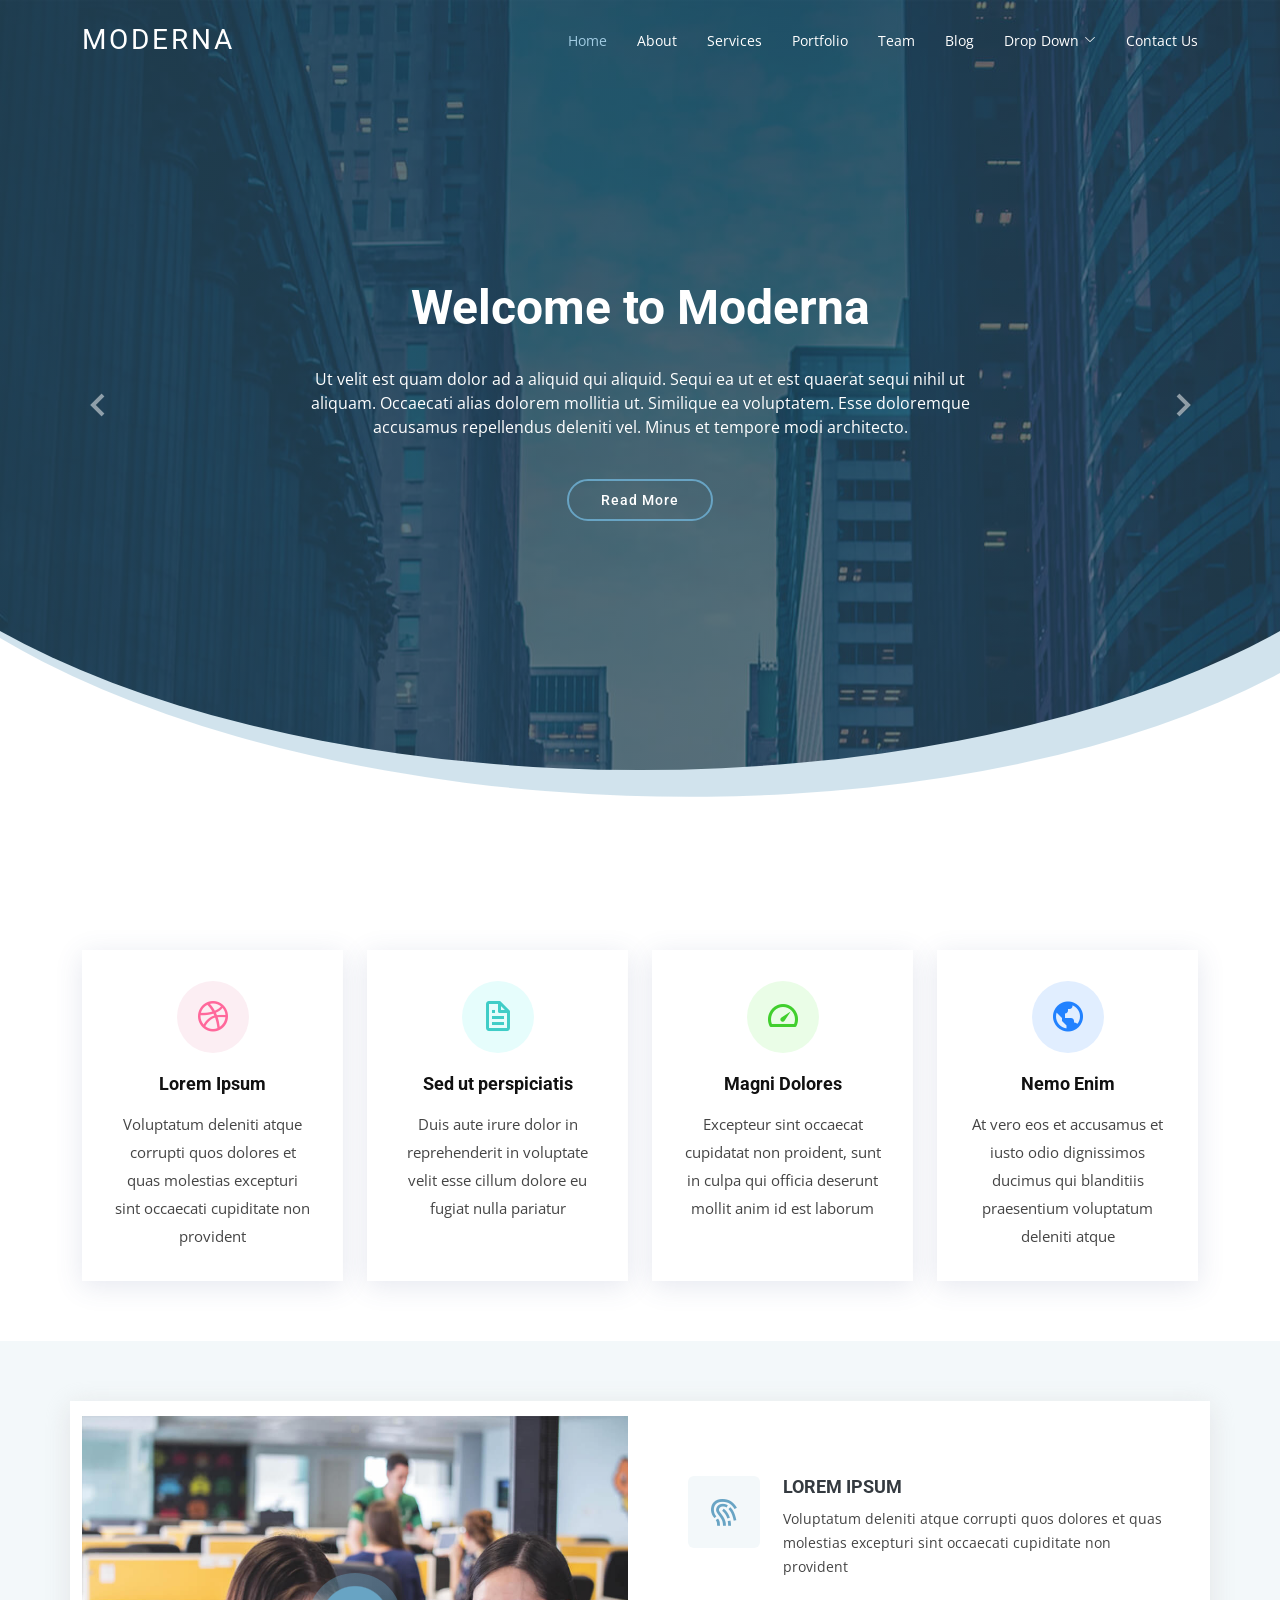
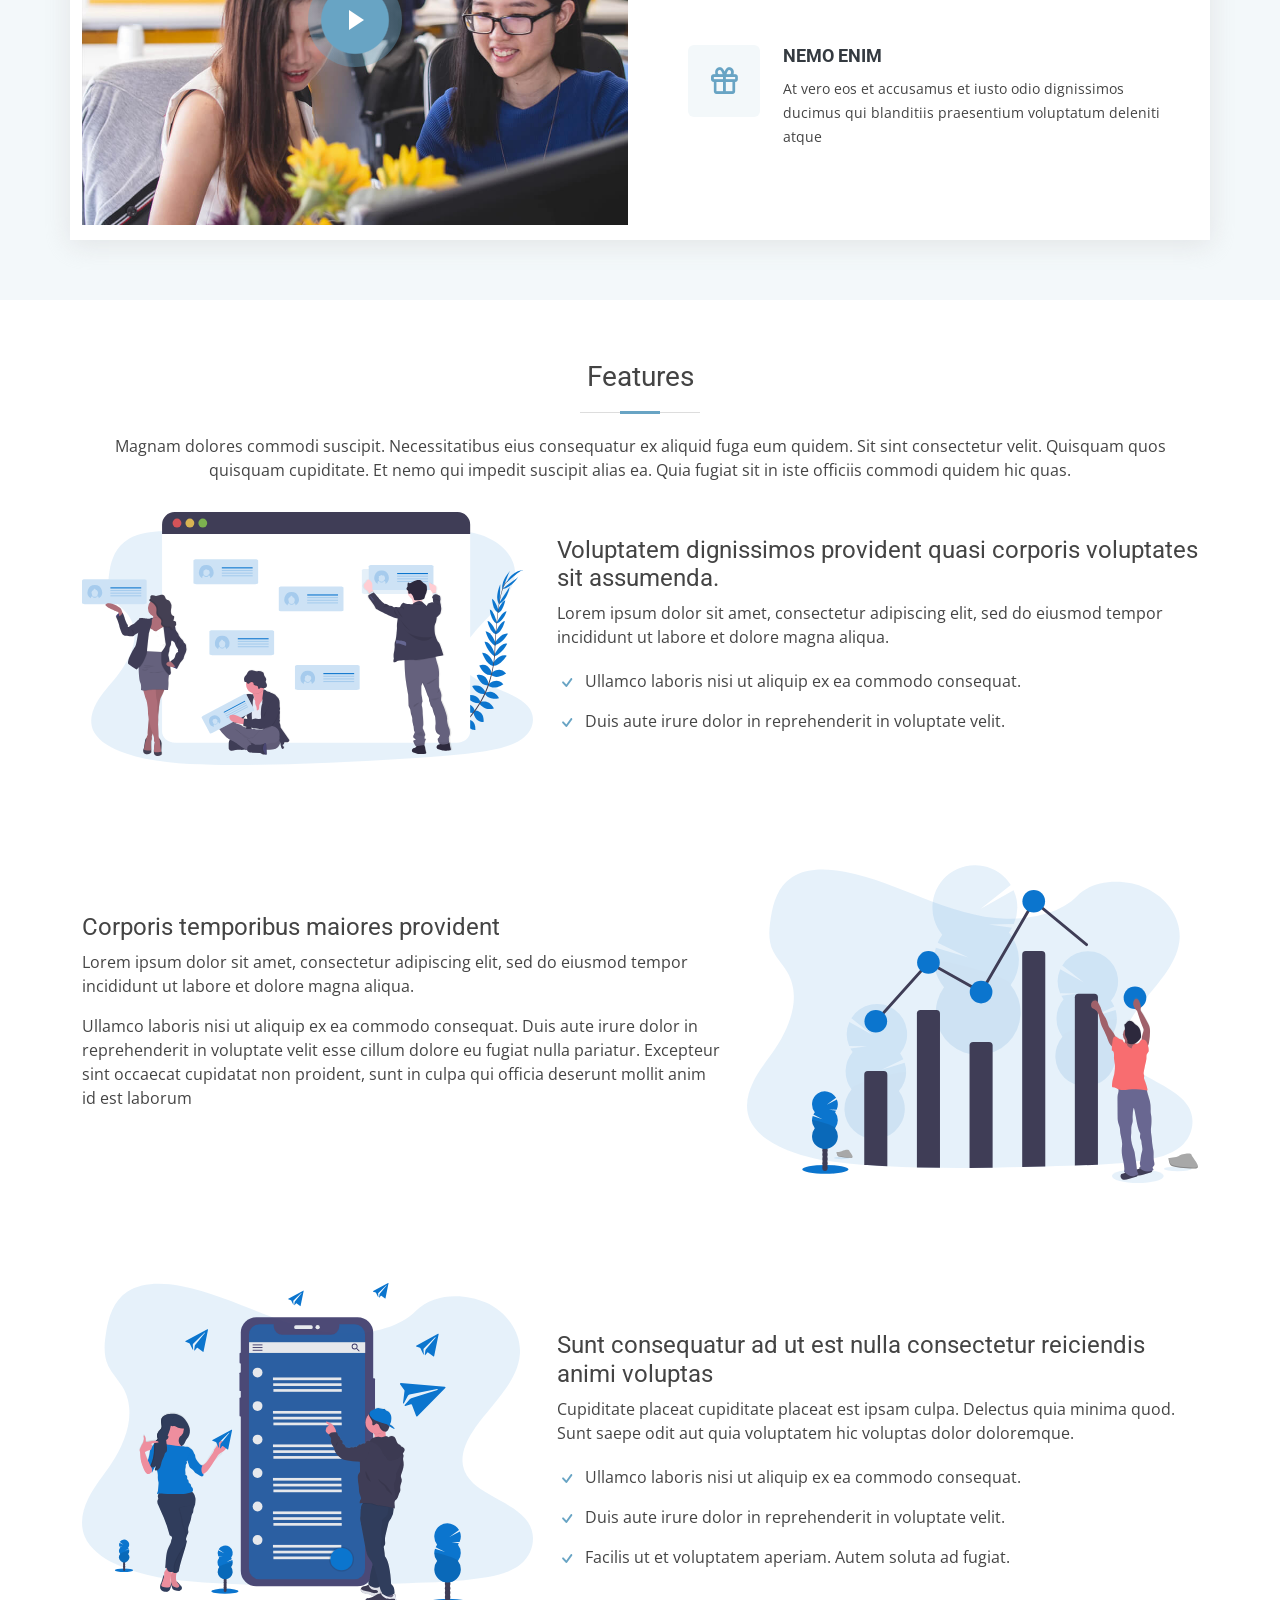
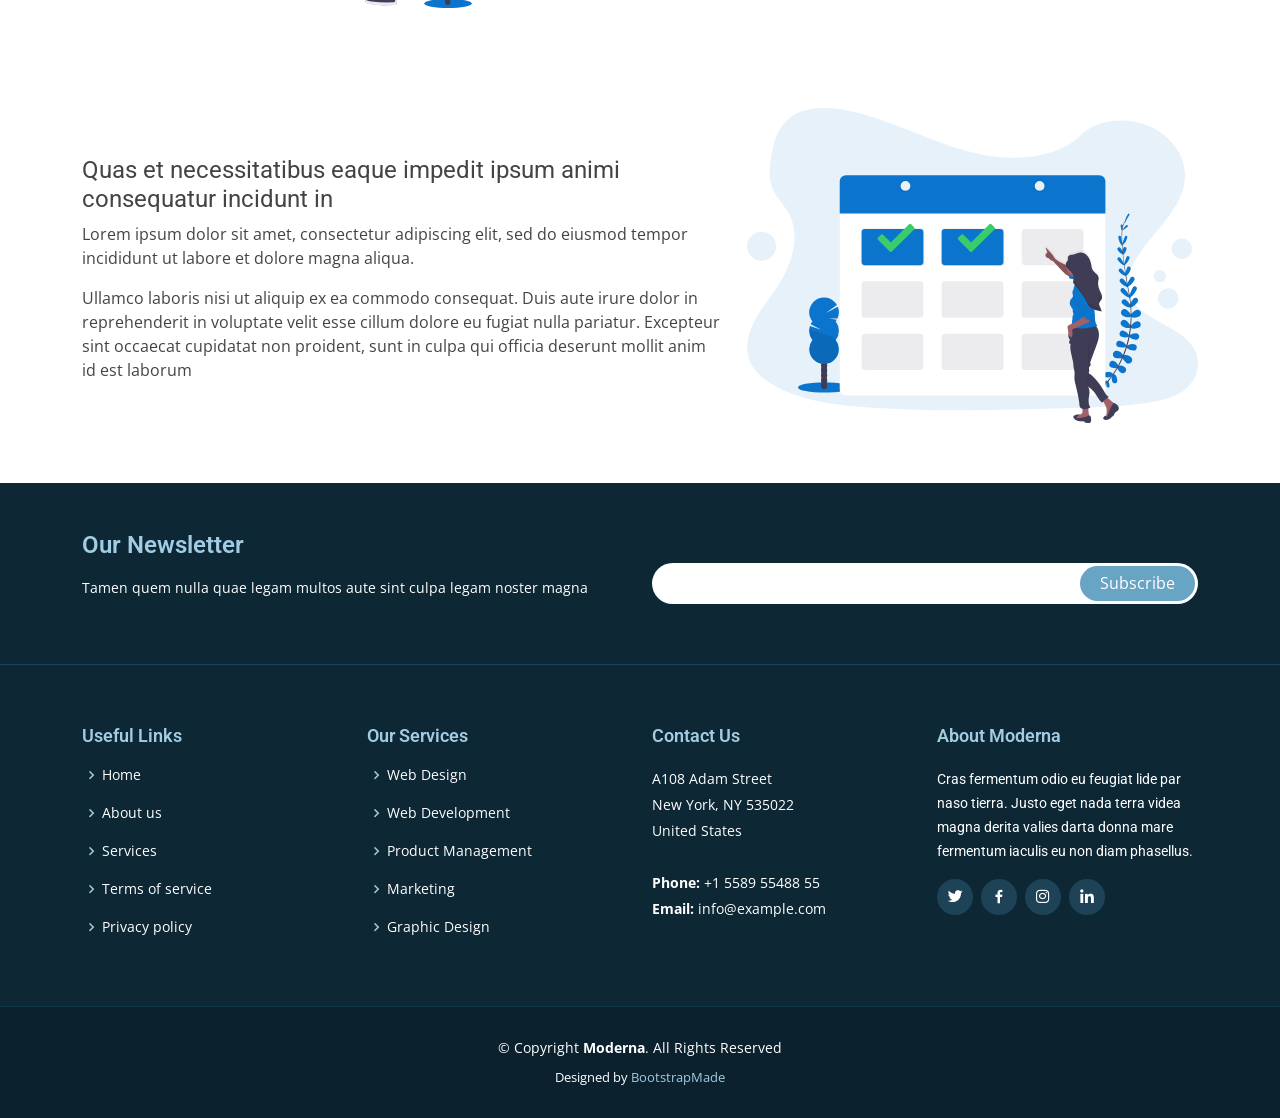
<file: index.html>
<!DOCTYPE html>
<html lang="en">

<head>
  <meta charset="utf-8">
  <meta content="width=device-width, initial-scale=1.0" name="viewport">

  <title>Moderna Bootstrap Template - Index</title>
  <meta content="" name="description">
  <meta content="" name="keywords">

  <!-- Favicons -->
  <link href="assets/img/favicon.png" rel="icon">
  <link href="assets/img/apple-touch-icon.png" rel="apple-touch-icon">

  <!-- Google Fonts -->
  <link href="https://fonts.googleapis.com/css?family=Open+Sans:300,300i,400,400i,600,600i,700,700i|Roboto:300,300i,400,400i,500,500i,700,700i&display=swap" rel="stylesheet">

  <!-- Vendor CSS Files -->
  <link href="assets/vendor/animate.css/animate.min.css" rel="stylesheet">
  <link href="assets/vendor/aos/aos.css" rel="stylesheet">
  <link href="assets/vendor/bootstrap/css/bootstrap.min.css" rel="stylesheet">
  <link href="assets/vendor/bootstrap-icons/bootstrap-icons.css" rel="stylesheet">
  <link href="assets/vendor/boxicons/css/boxicons.min.css" rel="stylesheet">
  <link href="assets/vendor/glightbox/css/glightbox.min.css" rel="stylesheet">
  <link href="assets/vendor/swiper/swiper-bundle.min.css" rel="stylesheet">

  <!-- Template Main CSS File -->
  <link href="assets/css/style.css" rel="stylesheet">

  <!-- =======================================================
  * Template Name: Moderna - v4.0.1
  * Template URL: https://bootstrapmade.com/free-bootstrap-template-corporate-moderna/
  * Author: BootstrapMade.com
  * License: https://bootstrapmade.com/license/
  ======================================================== -->
</head>

<body>

  <!-- ======= Header ======= -->
  <header id="header" class="fixed-top d-flex align-items-center header-transparent">
    <div class="container d-flex justify-content-between align-items-center">

      <div class="logo">
        <h1 class="text-light"><a href="index.html"><span>Moderna</span></a></h1>
        <!-- Uncomment below if you prefer to use an image logo -->
        <!-- <a href="index.html"><img src="assets/img/logo.png" alt="" class="img-fluid"></a>-->
      </div>

      <nav id="navbar" class="navbar">
        <ul>
          <li><a class="active " href="index.html">Home</a></li>
          <li><a href="about.html">About</a></li>
          <li><a href="services.html">Services</a></li>
          <li><a href="portfolio.html">Portfolio</a></li>
          <li><a href="team.html">Team</a></li>
          <li><a href="blog.html">Blog</a></li>
          <li class="dropdown"><a href="#"><span>Drop Down</span> <i class="bi bi-chevron-down"></i></a>
            <ul>
              <li><a href="#">Drop Down 1</a></li>
              <li class="dropdown"><a href="#"><span>Deep Drop Down</span> <i class="bi bi-chevron-right"></i></a>
                <ul>
                  <li><a href="#">Deep Drop Down 1</a></li>
                  <li><a href="#">Deep Drop Down 2</a></li>
                  <li><a href="#">Deep Drop Down 3</a></li>
                  <li><a href="#">Deep Drop Down 4</a></li>
                  <li><a href="#">Deep Drop Down 5</a></li>
                </ul>
              </li>
              <li><a href="#">Drop Down 2</a></li>
              <li><a href="#">Drop Down 3</a></li>
              <li><a href="#">Drop Down 4</a></li>
            </ul>
          </li>
          <li><a href="contact.html">Contact Us</a></li>
        </ul>
        <i class="bi bi-list mobile-nav-toggle"></i>
      </nav><!-- .navbar -->

    </div>
  </header><!-- End Header -->

  <!-- ======= Hero Section ======= -->
  <section id="hero" class="d-flex justify-cntent-center align-items-center">
    <div id="heroCarousel" class="container carousel carousel-fade" data-bs-ride="carousel" data-bs-interval="5000">

      <!-- Slide 1 -->
      <div class="carousel-item active">
        <div class="carousel-container">
          <h2 class="animate__animated animate__fadeInDown">Welcome to <span>Moderna</span></h2>
          <p class="animate__animated animate__fadeInUp">Ut velit est quam dolor ad a aliquid qui aliquid. Sequi ea ut et est quaerat sequi nihil ut aliquam. Occaecati alias dolorem mollitia ut. Similique ea voluptatem. Esse doloremque accusamus repellendus deleniti vel. Minus et tempore modi architecto.</p>
          <a href="" class="btn-get-started animate__animated animate__fadeInUp">Read More</a>
        </div>
      </div>

      <!-- Slide 2 -->
      <div class="carousel-item">
        <div class="carousel-container">
          <h2 class="animate__animated animate__fadeInDown">Lorem Ipsum Dolor</h2>
          <p class="animate__animated animate__fadeInUp">Ut velit est quam dolor ad a aliquid qui aliquid. Sequi ea ut et est quaerat sequi nihil ut aliquam. Occaecati alias dolorem mollitia ut. Similique ea voluptatem. Esse doloremque accusamus repellendus deleniti vel. Minus et tempore modi architecto.</p>
          <a href="" class="btn-get-started animate__animated animate__fadeInUp">Read More</a>
        </div>
      </div>

      <!-- Slide 3 -->
      <div class="carousel-item">
        <div class="carousel-container">
          <h2 class="animate__animated animate__fadeInDown">Sequi ea ut et est quaerat</h2>
          <p class="animate__animated animate__fadeInUp">Ut velit est quam dolor ad a aliquid qui aliquid. Sequi ea ut et est quaerat sequi nihil ut aliquam. Occaecati alias dolorem mollitia ut. Similique ea voluptatem. Esse doloremque accusamus repellendus deleniti vel. Minus et tempore modi architecto.</p>
          <a href="" class="btn-get-started animate__animated animate__fadeInUp">Read More</a>
        </div>
      </div>

      <a class="carousel-control-prev" href="#heroCarousel" role="button" data-bs-slide="prev">
        <span class="carousel-control-prev-icon bx bx-chevron-left" aria-hidden="true"></span>
      </a>

      <a class="carousel-control-next" href="#heroCarousel" role="button" data-bs-slide="next">
        <span class="carousel-control-next-icon bx bx-chevron-right" aria-hidden="true"></span>
      </a>

    </div>
  </section><!-- End Hero -->

  <main id="main">

    <!-- ======= Services Section ======= -->
    <section class="services">
      <div class="container">

        <div class="row">
          <div class="col-md-6 col-lg-3 d-flex align-items-stretch" data-aos="fade-up">
            <div class="icon-box icon-box-pink">
              <div class="icon"><i class="bx bxl-dribbble"></i></div>
              <h4 class="title"><a href="">Lorem Ipsum</a></h4>
              <p class="description">Voluptatum deleniti atque corrupti quos dolores et quas molestias excepturi sint occaecati cupiditate non provident</p>
            </div>
          </div>

          <div class="col-md-6 col-lg-3 d-flex align-items-stretch" data-aos="fade-up" data-aos-delay="100">
            <div class="icon-box icon-box-cyan">
              <div class="icon"><i class="bx bx-file"></i></div>
              <h4 class="title"><a href="">Sed ut perspiciatis</a></h4>
              <p class="description">Duis aute irure dolor in reprehenderit in voluptate velit esse cillum dolore eu fugiat nulla pariatur</p>
            </div>
          </div>

          <div class="col-md-6 col-lg-3 d-flex align-items-stretch" data-aos="fade-up" data-aos-delay="200">
            <div class="icon-box icon-box-green">
              <div class="icon"><i class="bx bx-tachometer"></i></div>
              <h4 class="title"><a href="">Magni Dolores</a></h4>
              <p class="description">Excepteur sint occaecat cupidatat non proident, sunt in culpa qui officia deserunt mollit anim id est laborum</p>
            </div>
          </div>

          <div class="col-md-6 col-lg-3 d-flex align-items-stretch" data-aos="fade-up" data-aos-delay="200">
            <div class="icon-box icon-box-blue">
              <div class="icon"><i class="bx bx-world"></i></div>
              <h4 class="title"><a href="">Nemo Enim</a></h4>
              <p class="description">At vero eos et accusamus et iusto odio dignissimos ducimus qui blanditiis praesentium voluptatum deleniti atque</p>
            </div>
          </div>

        </div>

      </div>
    </section><!-- End Services Section -->

    <!-- ======= Why Us Section ======= -->
    <section class="why-us section-bg" data-aos="fade-up" date-aos-delay="200">
      <div class="container">

        <div class="row">
          <div class="col-lg-6 video-box">
            <img src="assets/img/why-us.jpg" class="img-fluid" alt="">
            <a href="https://www.youtube.com/watch?v=jDDaplaOz7Q" class="venobox play-btn mb-4" data-vbtype="video" data-autoplay="true"></a>
          </div>

          <div class="col-lg-6 d-flex flex-column justify-content-center p-5">

            <div class="icon-box">
              <div class="icon"><i class="bx bx-fingerprint"></i></div>
              <h4 class="title"><a href="">Lorem Ipsum</a></h4>
              <p class="description">Voluptatum deleniti atque corrupti quos dolores et quas molestias excepturi sint occaecati cupiditate non provident</p>
            </div>

            <div class="icon-box">
              <div class="icon"><i class="bx bx-gift"></i></div>
              <h4 class="title"><a href="">Nemo Enim</a></h4>
              <p class="description">At vero eos et accusamus et iusto odio dignissimos ducimus qui blanditiis praesentium voluptatum deleniti atque</p>
            </div>

          </div>
        </div>

      </div>
    </section><!-- End Why Us Section -->

    <!-- ======= Features Section ======= -->
    <section class="features">
      <div class="container">

        <div class="section-title">
          <h2>Features</h2>
          <p>Magnam dolores commodi suscipit. Necessitatibus eius consequatur ex aliquid fuga eum quidem. Sit sint consectetur velit. Quisquam quos quisquam cupiditate. Et nemo qui impedit suscipit alias ea. Quia fugiat sit in iste officiis commodi quidem hic quas.</p>
        </div>

        <div class="row" data-aos="fade-up">
          <div class="col-md-5">
            <img src="assets/img/features-1.svg" class="img-fluid" alt="">
          </div>
          <div class="col-md-7 pt-4">
            <h3>Voluptatem dignissimos provident quasi corporis voluptates sit assumenda.</h3>
            <p class="font-italic">
              Lorem ipsum dolor sit amet, consectetur adipiscing elit, sed do eiusmod tempor incididunt ut labore et dolore
              magna aliqua.
            </p>
            <ul>
              <li><i class="bi bi-check"></i> Ullamco laboris nisi ut aliquip ex ea commodo consequat.</li>
              <li><i class="bi bi-check"></i> Duis aute irure dolor in reprehenderit in voluptate velit.</li>
            </ul>
          </div>
        </div>

        <div class="row" data-aos="fade-up">
          <div class="col-md-5 order-1 order-md-2">
            <img src="assets/img/features-2.svg" class="img-fluid" alt="">
          </div>
          <div class="col-md-7 pt-5 order-2 order-md-1">
            <h3>Corporis temporibus maiores provident</h3>
            <p class="font-italic">
              Lorem ipsum dolor sit amet, consectetur adipiscing elit, sed do eiusmod tempor incididunt ut labore et dolore
              magna aliqua.
            </p>
            <p>
              Ullamco laboris nisi ut aliquip ex ea commodo consequat. Duis aute irure dolor in reprehenderit in voluptate
              velit esse cillum dolore eu fugiat nulla pariatur. Excepteur sint occaecat cupidatat non proident, sunt in
              culpa qui officia deserunt mollit anim id est laborum
            </p>
          </div>
        </div>

        <div class="row" data-aos="fade-up">
          <div class="col-md-5">
            <img src="assets/img/features-3.svg" class="img-fluid" alt="">
          </div>
          <div class="col-md-7 pt-5">
            <h3>Sunt consequatur ad ut est nulla consectetur reiciendis animi voluptas</h3>
            <p>Cupiditate placeat cupiditate placeat est ipsam culpa. Delectus quia minima quod. Sunt saepe odit aut quia voluptatem hic voluptas dolor doloremque.</p>
            <ul>
              <li><i class="bi bi-check"></i> Ullamco laboris nisi ut aliquip ex ea commodo consequat.</li>
              <li><i class="bi bi-check"></i> Duis aute irure dolor in reprehenderit in voluptate velit.</li>
              <li><i class="bi bi-check"></i> Facilis ut et voluptatem aperiam. Autem soluta ad fugiat.</li>
            </ul>
          </div>
        </div>

        <div class="row" data-aos="fade-up">
          <div class="col-md-5 order-1 order-md-2">
            <img src="assets/img/features-4.svg" class="img-fluid" alt="">
          </div>
          <div class="col-md-7 pt-5 order-2 order-md-1">
            <h3>Quas et necessitatibus eaque impedit ipsum animi consequatur incidunt in</h3>
            <p class="font-italic">
              Lorem ipsum dolor sit amet, consectetur adipiscing elit, sed do eiusmod tempor incididunt ut labore et dolore
              magna aliqua.
            </p>
            <p>
              Ullamco laboris nisi ut aliquip ex ea commodo consequat. Duis aute irure dolor in reprehenderit in voluptate
              velit esse cillum dolore eu fugiat nulla pariatur. Excepteur sint occaecat cupidatat non proident, sunt in
              culpa qui officia deserunt mollit anim id est laborum
            </p>
          </div>
        </div>

      </div>
    </section><!-- End Features Section -->

  </main><!-- End #main -->

  <!-- ======= Footer ======= -->
  <footer id="footer" data-aos="fade-up" data-aos-easing="ease-in-out" data-aos-duration="500">

    <div class="footer-newsletter">
      <div class="container">
        <div class="row">
          <div class="col-lg-6">
            <h4>Our Newsletter</h4>
            <p>Tamen quem nulla quae legam multos aute sint culpa legam noster magna</p>
          </div>
          <div class="col-lg-6">
            <form action="" method="post">
              <input type="email" name="email"><input type="submit" value="Subscribe">
            </form>
          </div>
        </div>
      </div>
    </div>

    <div class="footer-top">
      <div class="container">
        <div class="row">

          <div class="col-lg-3 col-md-6 footer-links">
            <h4>Useful Links</h4>
            <ul>
              <li><i class="bx bx-chevron-right"></i> <a href="#">Home</a></li>
              <li><i class="bx bx-chevron-right"></i> <a href="#">About us</a></li>
              <li><i class="bx bx-chevron-right"></i> <a href="#">Services</a></li>
              <li><i class="bx bx-chevron-right"></i> <a href="#">Terms of service</a></li>
              <li><i class="bx bx-chevron-right"></i> <a href="#">Privacy policy</a></li>
            </ul>
          </div>

          <div class="col-lg-3 col-md-6 footer-links">
            <h4>Our Services</h4>
            <ul>
              <li><i class="bx bx-chevron-right"></i> <a href="#">Web Design</a></li>
              <li><i class="bx bx-chevron-right"></i> <a href="#">Web Development</a></li>
              <li><i class="bx bx-chevron-right"></i> <a href="#">Product Management</a></li>
              <li><i class="bx bx-chevron-right"></i> <a href="#">Marketing</a></li>
              <li><i class="bx bx-chevron-right"></i> <a href="#">Graphic Design</a></li>
            </ul>
          </div>

          <div class="col-lg-3 col-md-6 footer-contact">
            <h4>Contact Us</h4>
            <p>
              A108 Adam Street <br>
              New York, NY 535022<br>
              United States <br><br>
              <strong>Phone:</strong> +1 5589 55488 55<br>
              <strong>Email:</strong> info@example.com<br>
            </p>

          </div>

          <div class="col-lg-3 col-md-6 footer-info">
            <h3>About Moderna</h3>
            <p>Cras fermentum odio eu feugiat lide par naso tierra. Justo eget nada terra videa magna derita valies darta donna mare fermentum iaculis eu non diam phasellus.</p>
            <div class="social-links mt-3">
              <a href="#" class="twitter"><i class="bx bxl-twitter"></i></a>
              <a href="#" class="facebook"><i class="bx bxl-facebook"></i></a>
              <a href="#" class="instagram"><i class="bx bxl-instagram"></i></a>
              <a href="#" class="linkedin"><i class="bx bxl-linkedin"></i></a>
            </div>
          </div>

        </div>
      </div>
    </div>

    <div class="container">
      <div class="copyright">
        &copy; Copyright <strong><span>Moderna</span></strong>. All Rights Reserved
      </div>
      <div class="credits">
        <!-- All the links in the footer should remain intact. -->
        <!-- You can delete the links only if you purchased the pro version. -->
        <!-- Licensing information: https://bootstrapmade.com/license/ -->
        <!-- Purchase the pro version with working PHP/AJAX contact form: https://bootstrapmade.com/free-bootstrap-template-corporate-moderna/ -->
        Designed by <a href="https://bootstrapmade.com/">BootstrapMade</a>
      </div>
    </div>
  </footer><!-- End Footer -->

  <a href="#" class="back-to-top d-flex align-items-center justify-content-center"><i class="bi bi-arrow-up-short"></i></a>

  <!-- Vendor JS Files -->
  <script src="assets/vendor/aos/aos.js"></script>
  <script src="assets/vendor/bootstrap/js/bootstrap.bundle.min.js"></script>
  <script src="assets/vendor/glightbox/js/glightbox.min.js"></script>
  <script src="assets/vendor/isotope-layout/isotope.pkgd.min.js"></script>
  <script src="assets/vendor/php-email-form/validate.js"></script>
  <script src="assets/vendor/purecounter/purecounter.js"></script>
  <script src="assets/vendor/swiper/swiper-bundle.min.js"></script>
  <script src="assets/vendor/waypoints/noframework.waypoints.js"></script>

  <!-- Template Main JS File -->
  <script src="assets/js/main.js"></script>

</body>

</html>
</file>
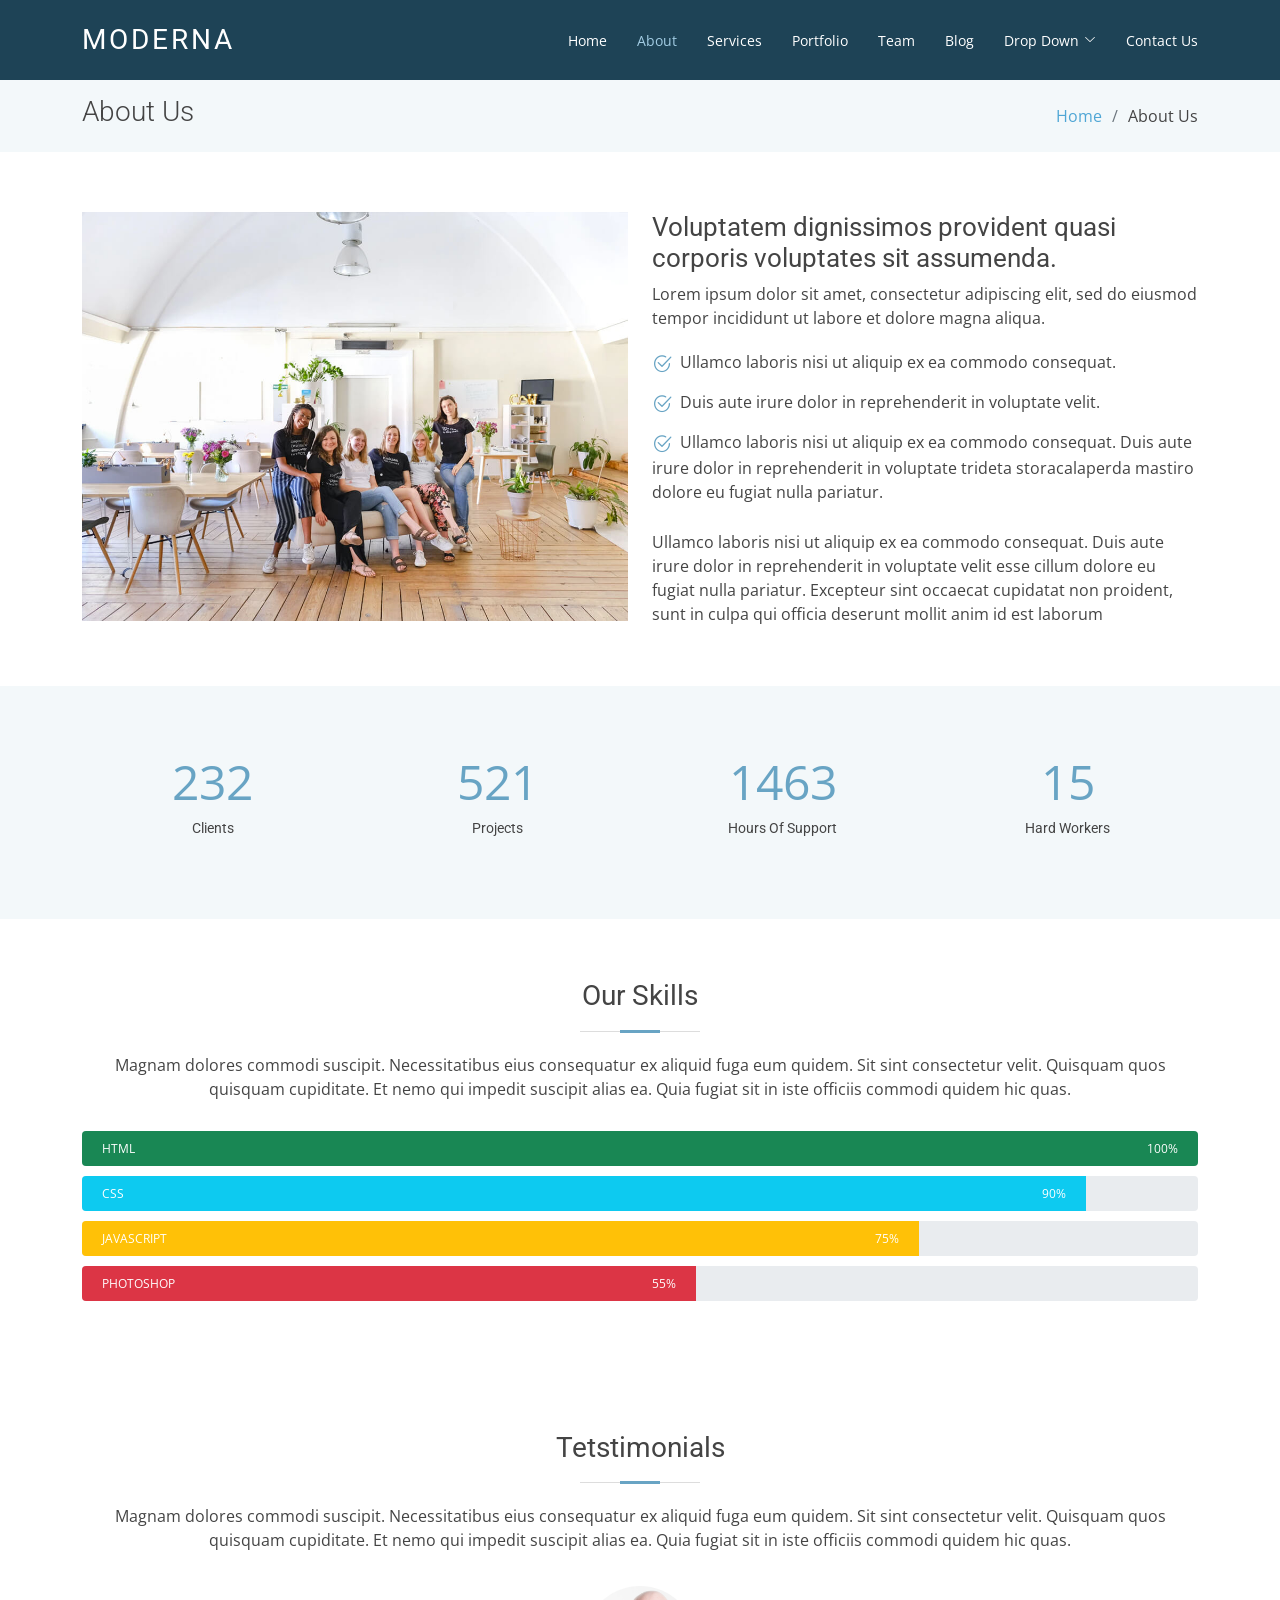
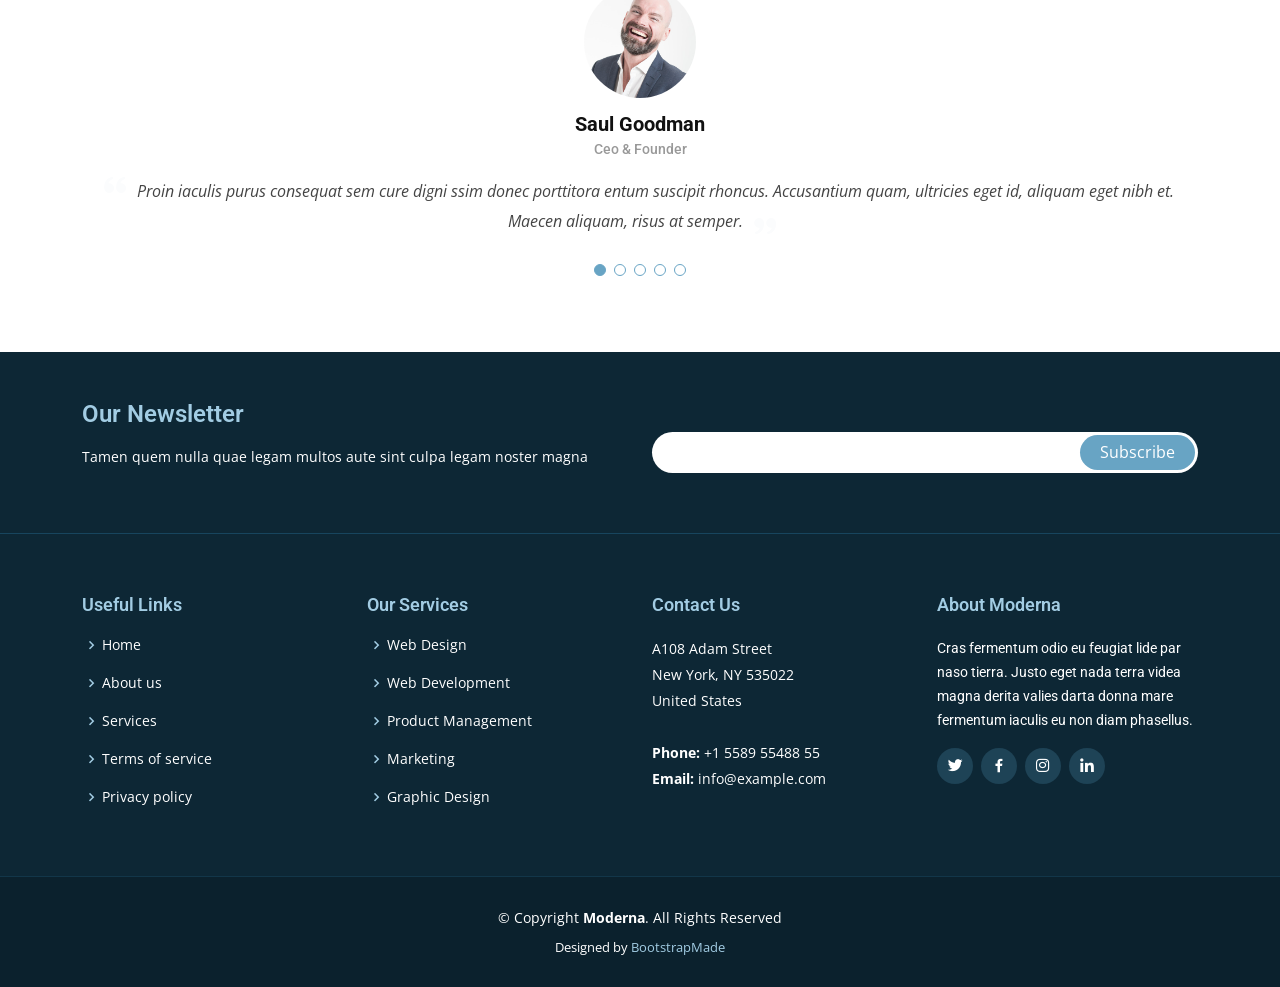
<file: about.html>
<!DOCTYPE html>
<html lang="en">

<head>
  <meta charset="utf-8">
  <meta content="width=device-width, initial-scale=1.0" name="viewport">

  <title>About - Moderna Bootstrap Template</title>
  <meta content="" name="description">
  <meta content="" name="keywords">

  <!-- Favicons -->
  <link href="assets/img/favicon.png" rel="icon">
  <link href="assets/img/apple-touch-icon.png" rel="apple-touch-icon">

  <!-- Google Fonts -->
  <link href="https://fonts.googleapis.com/css?family=Open+Sans:300,300i,400,400i,600,600i,700,700i|Roboto:300,300i,400,400i,500,500i,700,700i&display=swap" rel="stylesheet">

  <!-- Vendor CSS Files -->
  <link href="assets/vendor/animate.css/animate.min.css" rel="stylesheet">
  <link href="assets/vendor/aos/aos.css" rel="stylesheet">
  <link href="assets/vendor/bootstrap/css/bootstrap.min.css" rel="stylesheet">
  <link href="assets/vendor/bootstrap-icons/bootstrap-icons.css" rel="stylesheet">
  <link href="assets/vendor/boxicons/css/boxicons.min.css" rel="stylesheet">
  <link href="assets/vendor/glightbox/css/glightbox.min.css" rel="stylesheet">
  <link href="assets/vendor/swiper/swiper-bundle.min.css" rel="stylesheet">

  <!-- Template Main CSS File -->
  <link href="assets/css/style.css" rel="stylesheet">

  <!-- =======================================================
  * Template Name: Moderna - v4.0.1
  * Template URL: https://bootstrapmade.com/free-bootstrap-template-corporate-moderna/
  * Author: BootstrapMade.com
  * License: https://bootstrapmade.com/license/
  ======================================================== -->
</head>

<body>

  <!-- ======= Header ======= -->
  <header id="header" class="fixed-top d-flex align-items-center ">
    <div class="container d-flex justify-content-between align-items-center">

      <div class="logo">
        <h1 class="text-light"><a href="index.html"><span>Moderna</span></a></h1>
        <!-- Uncomment below if you prefer to use an image logo -->
        <!-- <a href="index.html"><img src="assets/img/logo.png" alt="" class="img-fluid"></a>-->
      </div>

      <nav id="navbar" class="navbar">
        <ul>
          <li><a class="" href="index.html">Home</a></li>
          <li><a class="active" href="about.html">About</a></li>
          <li><a href="services.html">Services</a></li>
          <li><a href="portfolio.html">Portfolio</a></li>
          <li><a href="team.html">Team</a></li>
          <li><a href="blog.html">Blog</a></li>
          <li class="dropdown"><a href="#"><span>Drop Down</span> <i class="bi bi-chevron-down"></i></a>
            <ul>
              <li><a href="#">Drop Down 1</a></li>
              <li class="dropdown"><a href="#"><span>Deep Drop Down</span> <i class="bi bi-chevron-right"></i></a>
                <ul>
                  <li><a href="#">Deep Drop Down 1</a></li>
                  <li><a href="#">Deep Drop Down 2</a></li>
                  <li><a href="#">Deep Drop Down 3</a></li>
                  <li><a href="#">Deep Drop Down 4</a></li>
                  <li><a href="#">Deep Drop Down 5</a></li>
                </ul>
              </li>
              <li><a href="#">Drop Down 2</a></li>
              <li><a href="#">Drop Down 3</a></li>
              <li><a href="#">Drop Down 4</a></li>
            </ul>
          </li>
          <li><a href="contact.html">Contact Us</a></li>
        </ul>
        <i class="bi bi-list mobile-nav-toggle"></i>
      </nav><!-- .navbar -->

    </div>
  </header><!-- End Header -->

  <main id="main">

    <!-- ======= About Us Section ======= -->
    <section class="breadcrumbs">
      <div class="container">

        <div class="d-flex justify-content-between align-items-center">
          <h2>About Us</h2>
          <ol>
            <li><a href="index.html">Home</a></li>
            <li>About Us</li>
          </ol>
        </div>

      </div>
    </section><!-- End About Us Section -->

    <!-- ======= About Section ======= -->
    <section class="about" data-aos="fade-up">
      <div class="container">

        <div class="row">
          <div class="col-lg-6">
            <img src="assets/img/about.jpg" class="img-fluid" alt="">
          </div>
          <div class="col-lg-6 pt-4 pt-lg-0">
            <h3>Voluptatem dignissimos provident quasi corporis voluptates sit assumenda.</h3>
            <p class="font-italic">
              Lorem ipsum dolor sit amet, consectetur adipiscing elit, sed do eiusmod tempor incididunt ut labore et dolore
              magna aliqua.
            </p>
            <ul>
              <li><i class="bi bi-check2-circle"></i> Ullamco laboris nisi ut aliquip ex ea commodo consequat.</li>
              <li><i class="bi bi-check2-circle"></i> Duis aute irure dolor in reprehenderit in voluptate velit.</li>
              <li><i class="bi bi-check2-circle"></i> Ullamco laboris nisi ut aliquip ex ea commodo consequat. Duis aute irure dolor in reprehenderit in voluptate trideta storacalaperda mastiro dolore eu fugiat nulla pariatur.</li>
            </ul>
            <p>
              Ullamco laboris nisi ut aliquip ex ea commodo consequat. Duis aute irure dolor in reprehenderit in voluptate
              velit esse cillum dolore eu fugiat nulla pariatur. Excepteur sint occaecat cupidatat non proident, sunt in
              culpa qui officia deserunt mollit anim id est laborum
            </p>
          </div>
        </div>

      </div>
    </section><!-- End About Section -->

    <!-- ======= Facts Section ======= -->
    <section class="facts section-bg" data-aos="fade-up">
      <div class="container">

        <div class="row counters">

          <div class="col-lg-3 col-6 text-center">
            <span data-purecounter-start="0" data-purecounter-end="232" data-purecounter-duration="1" class="purecounter"></span>
            <p>Clients</p>
          </div>

          <div class="col-lg-3 col-6 text-center">
            <span data-purecounter-start="0" data-purecounter-end="521" data-purecounter-duration="1" class="purecounter"></span>
            <p>Projects</p>
          </div>

          <div class="col-lg-3 col-6 text-center">
            <span data-purecounter-start="0" data-purecounter-end="1463" data-purecounter-duration="1" class="purecounter"></span>
            <p>Hours Of Support</p>
          </div>

          <div class="col-lg-3 col-6 text-center">
            <span data-purecounter-start="0" data-purecounter-end="15" data-purecounter-duration="1" class="purecounter"></span>
            <p>Hard Workers</p>
          </div>

        </div>

      </div>
    </section><!-- End Facts Section -->

    <!-- ======= Our Skills Section ======= -->
    <section class="skills" data-aos="fade-up">
      <div class="container">

        <div class="section-title">
          <h2>Our Skills</h2>
          <p>Magnam dolores commodi suscipit. Necessitatibus eius consequatur ex aliquid fuga eum quidem. Sit sint consectetur velit. Quisquam quos quisquam cupiditate. Et nemo qui impedit suscipit alias ea. Quia fugiat sit in iste officiis commodi quidem hic quas.</p>
        </div>

        <div class="skills-content">

          <div class="progress">
            <div class="progress-bar bg-success" role="progressbar" aria-valuenow="100" aria-valuemin="0" aria-valuemax="100">
              <span class="skill">HTML <i class="val">100%</i></span>
            </div>
          </div>

          <div class="progress">
            <div class="progress-bar bg-info" role="progressbar" aria-valuenow="90" aria-valuemin="0" aria-valuemax="100">
              <span class="skill">CSS <i class="val">90%</i></span>
            </div>
          </div>

          <div class="progress">
            <div class="progress-bar bg-warning" role="progressbar" aria-valuenow="75" aria-valuemin="0" aria-valuemax="100">
              <span class="skill">JavaScript <i class="val">75%</i></span>
            </div>
          </div>

          <div class="progress">
            <div class="progress-bar bg-danger" role="progressbar" aria-valuenow="55" aria-valuemin="0" aria-valuemax="100">
              <span class="skill">Photoshop <i class="val">55%</i></span>
            </div>
          </div>

        </div>

      </div>
    </section><!-- End Our Skills Section -->

    <!-- ======= Tetstimonials Section ======= -->
    <section class="testimonials" data-aos="fade-up">
      <div class="container">

        <div class="section-title">
          <h2>Tetstimonials</h2>
          <p>Magnam dolores commodi suscipit. Necessitatibus eius consequatur ex aliquid fuga eum quidem. Sit sint consectetur velit. Quisquam quos quisquam cupiditate. Et nemo qui impedit suscipit alias ea. Quia fugiat sit in iste officiis commodi quidem hic quas.</p>
        </div>

        <div class="testimonials-carousel swiper-container">
          <div class="swiper-wrapper">
            <div class="testimonial-item swiper-slide">
              <img src="assets/img/testimonials/testimonials-1.jpg" class="testimonial-img" alt="">
              <h3>Saul Goodman</h3>
              <h4>Ceo &amp; Founder</h4>
              <p>
                <i class="bx bxs-quote-alt-left quote-icon-left"></i>
                Proin iaculis purus consequat sem cure digni ssim donec porttitora entum suscipit rhoncus. Accusantium quam, ultricies eget id, aliquam eget nibh et. Maecen aliquam, risus at semper.
                <i class="bx bxs-quote-alt-right quote-icon-right"></i>
              </p>
            </div>

            <div class="testimonial-item swiper-slide">
              <img src="assets/img/testimonials/testimonials-2.jpg" class="testimonial-img" alt="">
              <h3>Sara Wilsson</h3>
              <h4>Designer</h4>
              <p>
                <i class="bx bxs-quote-alt-left quote-icon-left"></i>
                Export tempor illum tamen malis malis eram quae irure esse labore quem cillum quid cillum eram malis quorum velit fore eram velit sunt aliqua noster fugiat irure amet legam anim culpa.
                <i class="bx bxs-quote-alt-right quote-icon-right"></i>
              </p>
            </div>

            <div class="testimonial-item swiper-slide">
              <img src="assets/img/testimonials/testimonials-3.jpg" class="testimonial-img" alt="">
              <h3>Jena Karlis</h3>
              <h4>Store Owner</h4>
              <p>
                <i class="bx bxs-quote-alt-left quote-icon-left"></i>
                Enim nisi quem export duis labore cillum quae magna enim sint quorum nulla quem veniam duis minim tempor labore quem eram duis noster aute amet eram fore quis sint minim.
                <i class="bx bxs-quote-alt-right quote-icon-right"></i>
              </p>
            </div>

            <div class="testimonial-item swiper-slide">
              <img src="assets/img/testimonials/testimonials-4.jpg" class="testimonial-img" alt="">
              <h3>Matt Brandon</h3>
              <h4>Freelancer</h4>
              <p>
                <i class="bx bxs-quote-alt-left quote-icon-left"></i>
                Fugiat enim eram quae cillum dolore dolor amet nulla culpa multos export minim fugiat minim velit minim dolor enim duis veniam ipsum anim magna sunt elit fore quem dolore labore illum veniam.
                <i class="bx bxs-quote-alt-right quote-icon-right"></i>
              </p>
            </div>

            <div class="testimonial-item swiper-slide">
              <img src="assets/img/testimonials/testimonials-5.jpg" class="testimonial-img" alt="">
              <h3>John Larson</h3>
              <h4>Entrepreneur</h4>
              <p>
                <i class="bx bxs-quote-alt-left quote-icon-left"></i>
                Quis quorum aliqua sint quem legam fore sunt eram irure aliqua veniam tempor noster veniam enim culpa labore duis sunt culpa nulla illum cillum fugiat legam esse veniam culpa fore nisi cillum quid.
                <i class="bx bxs-quote-alt-right quote-icon-right"></i>
              </p>
            </div>
          </div>
          <div class="swiper-pagination"></div>
        </div>

      </div>
    </section><!-- End Ttstimonials Section -->

  </main><!-- End #main -->

  <!-- ======= Footer ======= -->
  <footer id="footer" data-aos="fade-up" data-aos-easing="ease-in-out" data-aos-duration="500">

    <div class="footer-newsletter">
      <div class="container">
        <div class="row">
          <div class="col-lg-6">
            <h4>Our Newsletter</h4>
            <p>Tamen quem nulla quae legam multos aute sint culpa legam noster magna</p>
          </div>
          <div class="col-lg-6">
            <form action="" method="post">
              <input type="email" name="email"><input type="submit" value="Subscribe">
            </form>
          </div>
        </div>
      </div>
    </div>

    <div class="footer-top">
      <div class="container">
        <div class="row">

          <div class="col-lg-3 col-md-6 footer-links">
            <h4>Useful Links</h4>
            <ul>
              <li><i class="bx bx-chevron-right"></i> <a href="#">Home</a></li>
              <li><i class="bx bx-chevron-right"></i> <a href="#">About us</a></li>
              <li><i class="bx bx-chevron-right"></i> <a href="#">Services</a></li>
              <li><i class="bx bx-chevron-right"></i> <a href="#">Terms of service</a></li>
              <li><i class="bx bx-chevron-right"></i> <a href="#">Privacy policy</a></li>
            </ul>
          </div>

          <div class="col-lg-3 col-md-6 footer-links">
            <h4>Our Services</h4>
            <ul>
              <li><i class="bx bx-chevron-right"></i> <a href="#">Web Design</a></li>
              <li><i class="bx bx-chevron-right"></i> <a href="#">Web Development</a></li>
              <li><i class="bx bx-chevron-right"></i> <a href="#">Product Management</a></li>
              <li><i class="bx bx-chevron-right"></i> <a href="#">Marketing</a></li>
              <li><i class="bx bx-chevron-right"></i> <a href="#">Graphic Design</a></li>
            </ul>
          </div>

          <div class="col-lg-3 col-md-6 footer-contact">
            <h4>Contact Us</h4>
            <p>
              A108 Adam Street <br>
              New York, NY 535022<br>
              United States <br><br>
              <strong>Phone:</strong> +1 5589 55488 55<br>
              <strong>Email:</strong> info@example.com<br>
            </p>

          </div>

          <div class="col-lg-3 col-md-6 footer-info">
            <h3>About Moderna</h3>
            <p>Cras fermentum odio eu feugiat lide par naso tierra. Justo eget nada terra videa magna derita valies darta donna mare fermentum iaculis eu non diam phasellus.</p>
            <div class="social-links mt-3">
              <a href="#" class="twitter"><i class="bx bxl-twitter"></i></a>
              <a href="#" class="facebook"><i class="bx bxl-facebook"></i></a>
              <a href="#" class="instagram"><i class="bx bxl-instagram"></i></a>
              <a href="#" class="linkedin"><i class="bx bxl-linkedin"></i></a>
            </div>
          </div>

        </div>
      </div>
    </div>

    <div class="container">
      <div class="copyright">
        &copy; Copyright <strong><span>Moderna</span></strong>. All Rights Reserved
      </div>
      <div class="credits">
        <!-- All the links in the footer should remain intact. -->
        <!-- You can delete the links only if you purchased the pro version. -->
        <!-- Licensing information: https://bootstrapmade.com/license/ -->
        <!-- Purchase the pro version with working PHP/AJAX contact form: https://bootstrapmade.com/free-bootstrap-template-corporate-moderna/ -->
        Designed by <a href="https://bootstrapmade.com/">BootstrapMade</a>
      </div>
    </div>
  </footer><!-- End Footer -->

  <a href="#" class="back-to-top d-flex align-items-center justify-content-center"><i class="bi bi-arrow-up-short"></i></a>

  <!-- Vendor JS Files -->
  <script src="assets/vendor/aos/aos.js"></script>
  <script src="assets/vendor/bootstrap/js/bootstrap.bundle.min.js"></script>
  <script src="assets/vendor/glightbox/js/glightbox.min.js"></script>
  <script src="assets/vendor/isotope-layout/isotope.pkgd.min.js"></script>
  <script src="assets/vendor/php-email-form/validate.js"></script>
  <script src="assets/vendor/purecounter/purecounter.js"></script>
  <script src="assets/vendor/swiper/swiper-bundle.min.js"></script>
  <script src="assets/vendor/waypoints/noframework.waypoints.js"></script>

  <!-- Template Main JS File -->
  <script src="assets/js/main.js"></script>

</body>

</html>
</file>
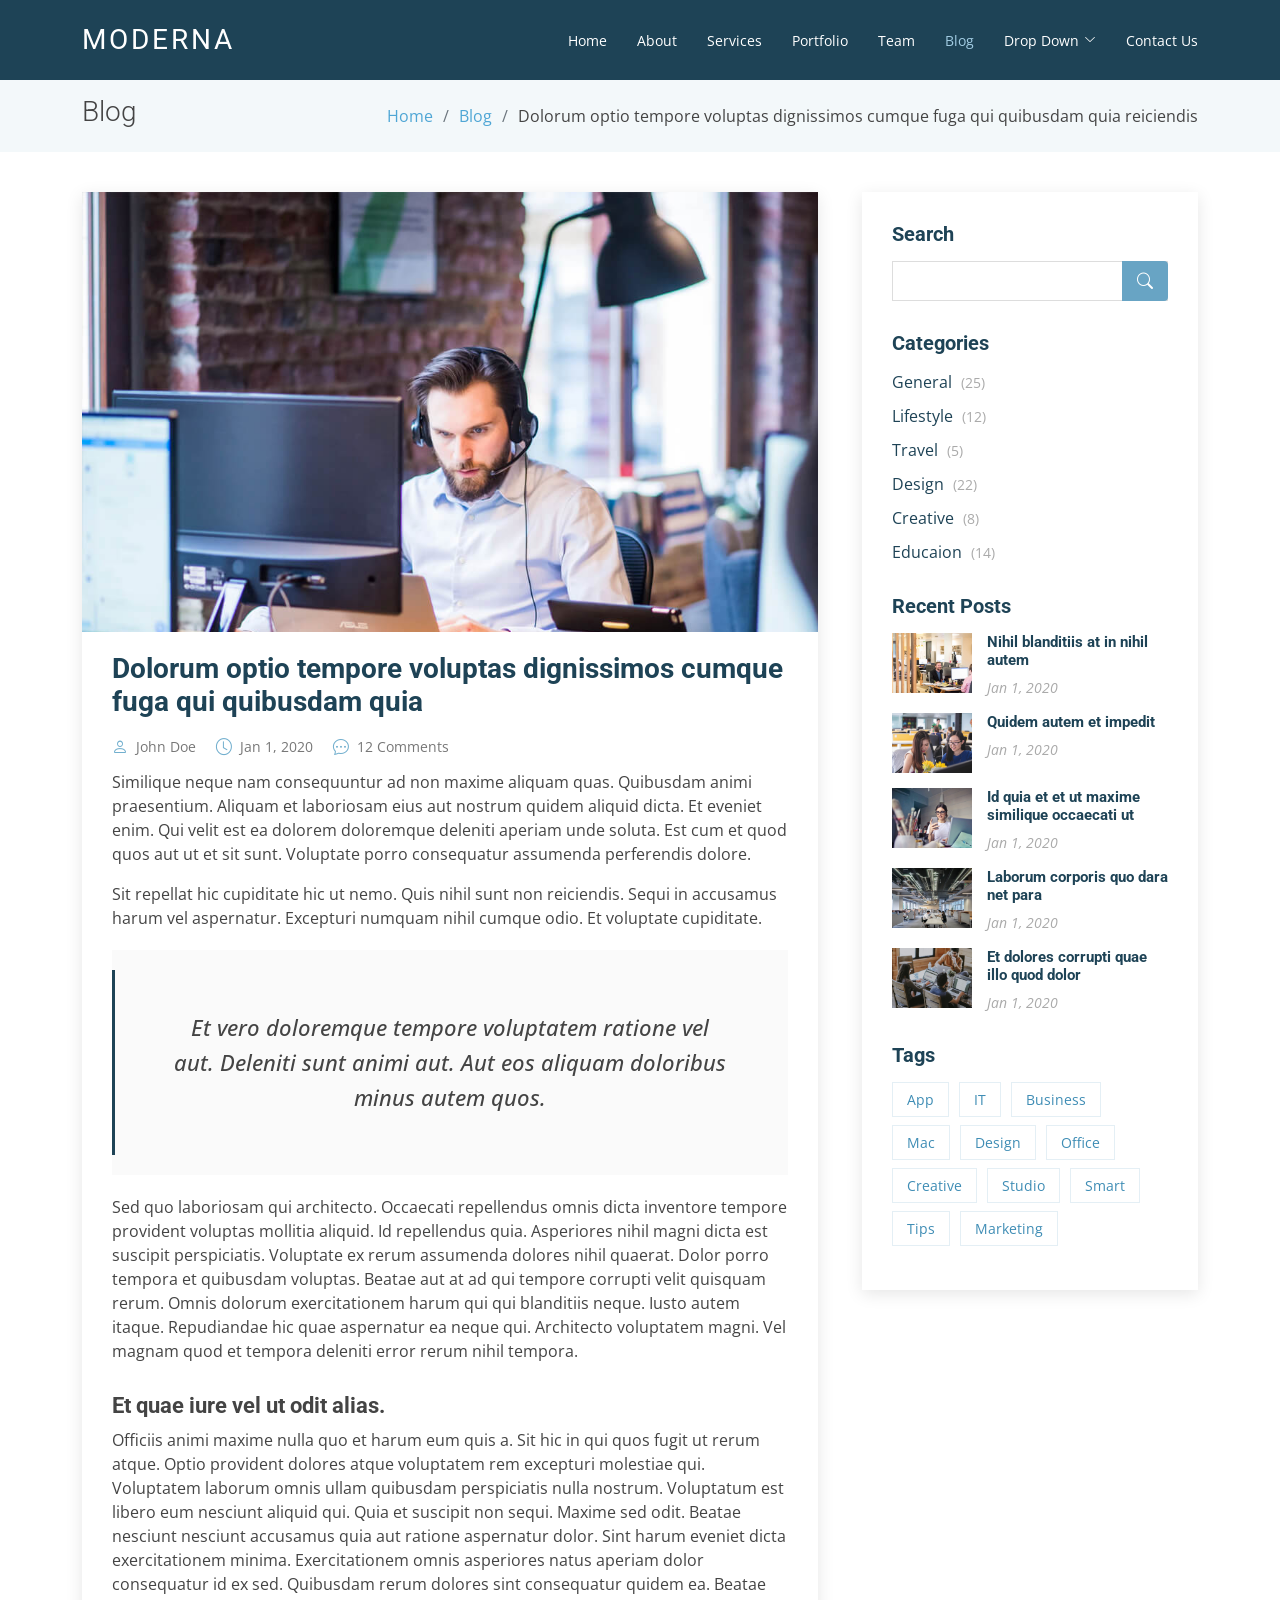
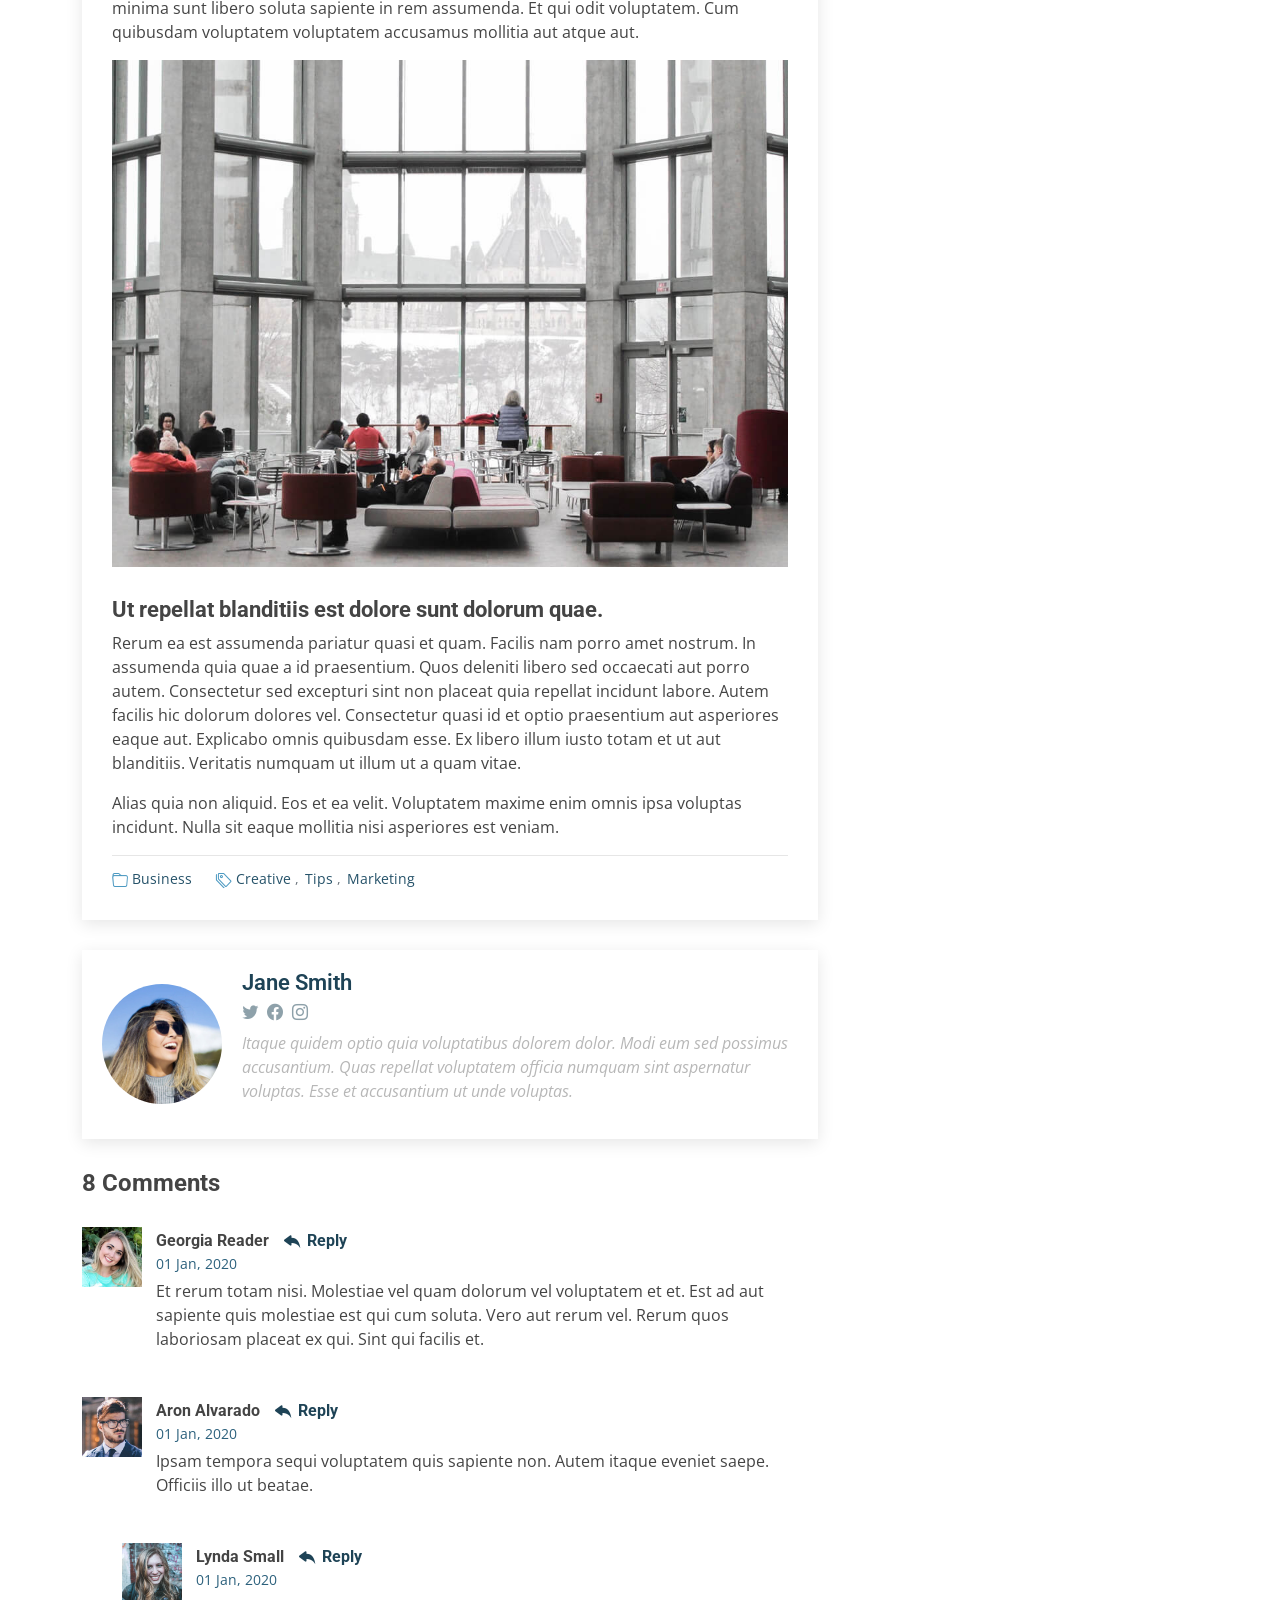
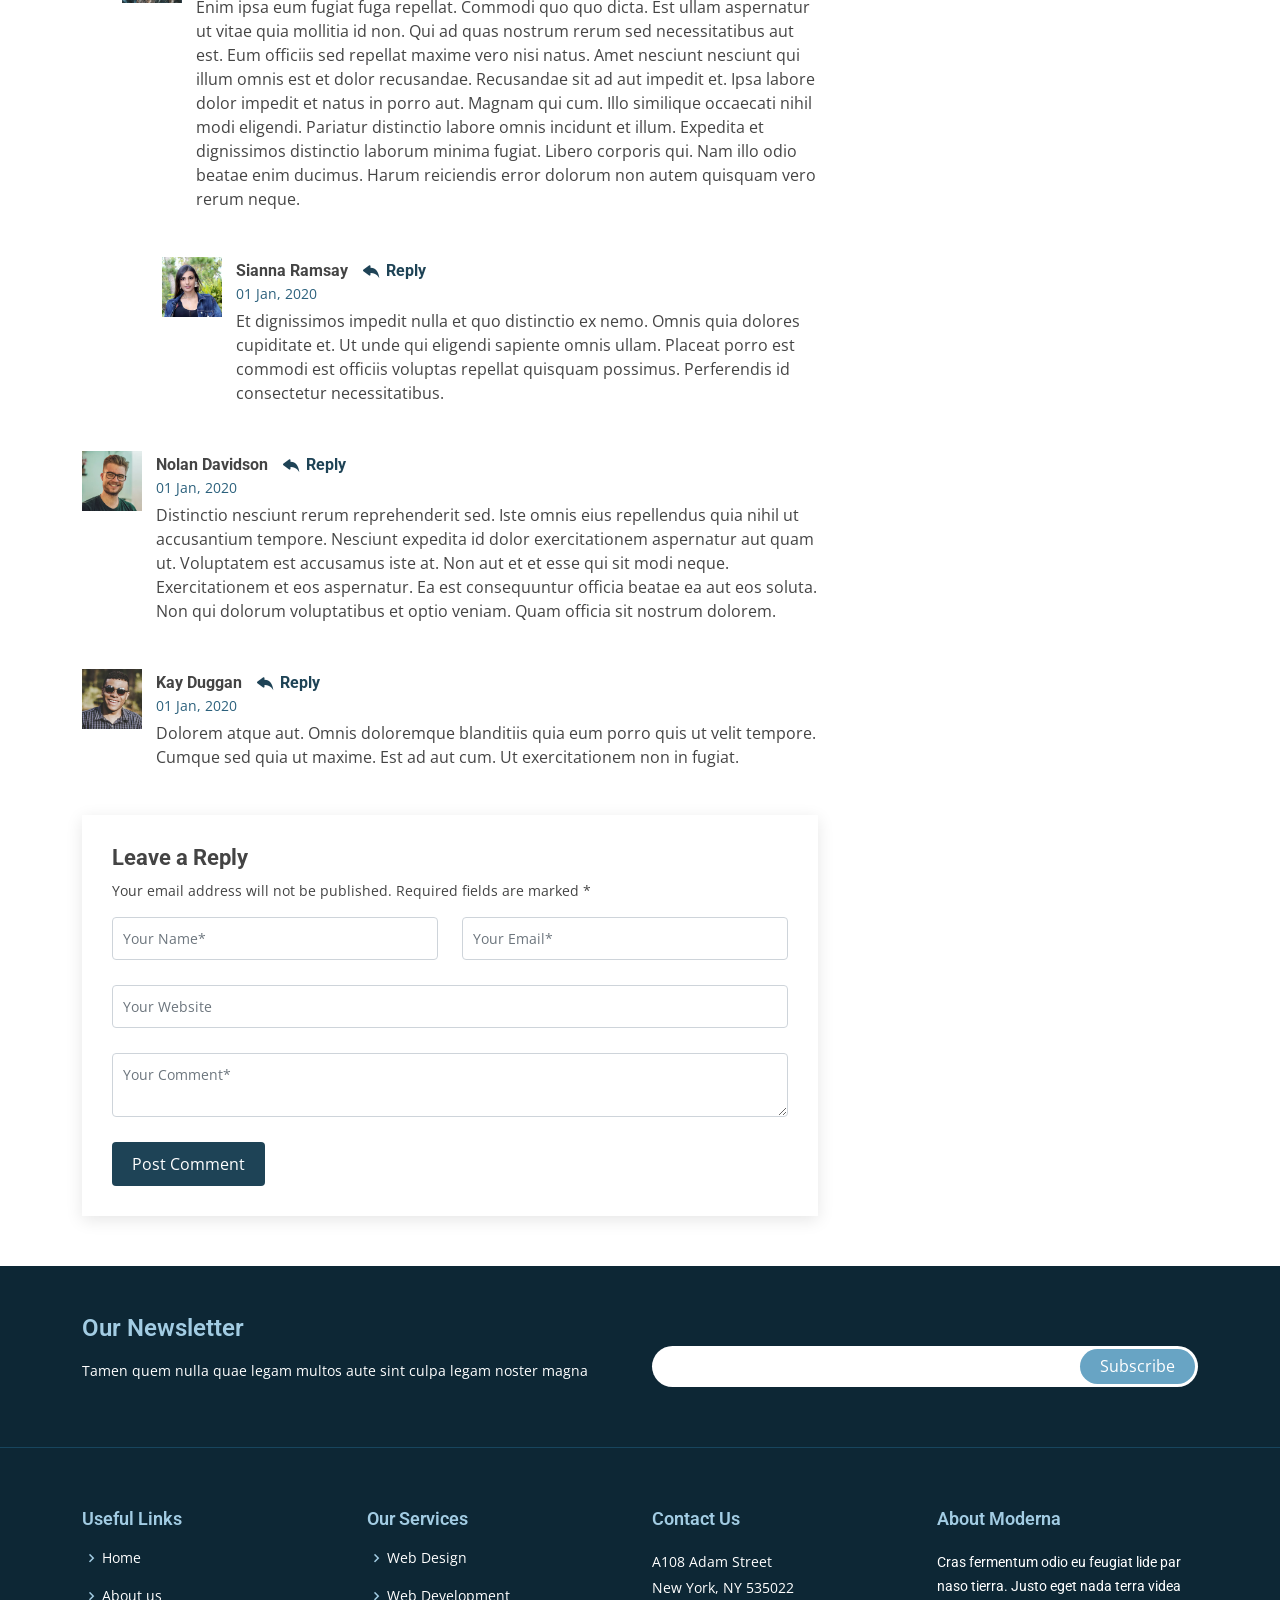
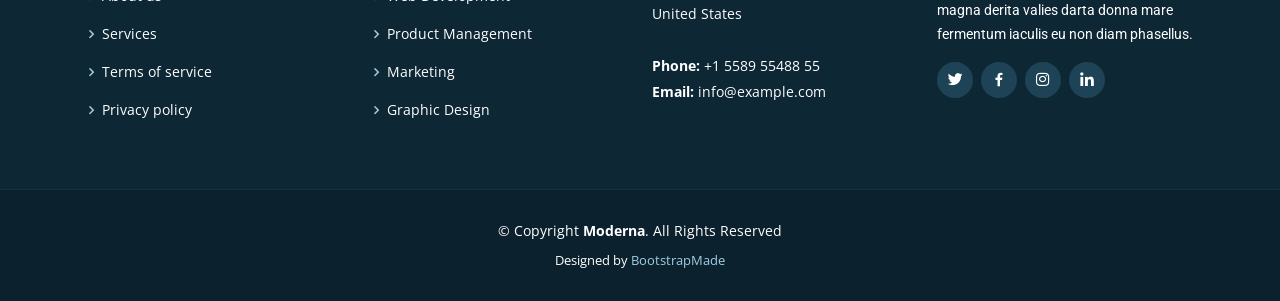
<file: blog-single.html>
<!DOCTYPE html>
<html lang="en">

<head>
  <meta charset="utf-8">
  <meta content="width=device-width, initial-scale=1.0" name="viewport">

  <title>Blog Single - Moderna Bootstrap Template</title>
  <meta content="" name="description">
  <meta content="" name="keywords">

  <!-- Favicons -->
  <link href="assets/img/favicon.png" rel="icon">
  <link href="assets/img/apple-touch-icon.png" rel="apple-touch-icon">

  <!-- Google Fonts -->
  <link href="https://fonts.googleapis.com/css?family=Open+Sans:300,300i,400,400i,600,600i,700,700i|Roboto:300,300i,400,400i,500,500i,700,700i&display=swap" rel="stylesheet">

  <!-- Vendor CSS Files -->
  <link href="assets/vendor/animate.css/animate.min.css" rel="stylesheet">
  <link href="assets/vendor/aos/aos.css" rel="stylesheet">
  <link href="assets/vendor/bootstrap/css/bootstrap.min.css" rel="stylesheet">
  <link href="assets/vendor/bootstrap-icons/bootstrap-icons.css" rel="stylesheet">
  <link href="assets/vendor/boxicons/css/boxicons.min.css" rel="stylesheet">
  <link href="assets/vendor/glightbox/css/glightbox.min.css" rel="stylesheet">
  <link href="assets/vendor/swiper/swiper-bundle.min.css" rel="stylesheet">

  <!-- Template Main CSS File -->
  <link href="assets/css/style.css" rel="stylesheet">

  <!-- =======================================================
  * Template Name: Moderna - v4.0.1
  * Template URL: https://bootstrapmade.com/free-bootstrap-template-corporate-moderna/
  * Author: BootstrapMade.com
  * License: https://bootstrapmade.com/license/
  ======================================================== -->
</head>

<body>

  <!-- ======= Header ======= -->
  <header id="header" class="fixed-top d-flex align-items-center ">
    <div class="container d-flex justify-content-between align-items-center">

      <div class="logo">
        <h1 class="text-light"><a href="index.html"><span>Moderna</span></a></h1>
        <!-- Uncomment below if you prefer to use an image logo -->
        <!-- <a href="index.html"><img src="assets/img/logo.png" alt="" class="img-fluid"></a>-->
      </div>

      <nav id="navbar" class="navbar">
        <ul>
          <li><a class="" href="index.html">Home</a></li>
          <li><a href="about.html">About</a></li>
          <li><a href="services.html">Services</a></li>
          <li><a href="portfolio.html">Portfolio</a></li>
          <li><a href="team.html">Team</a></li>
          <li><a class="active" href="blog.html">Blog</a></li>
          <li class="dropdown"><a href="#"><span>Drop Down</span> <i class="bi bi-chevron-down"></i></a>
            <ul>
              <li><a href="#">Drop Down 1</a></li>
              <li class="dropdown"><a href="#"><span>Deep Drop Down</span> <i class="bi bi-chevron-right"></i></a>
                <ul>
                  <li><a href="#">Deep Drop Down 1</a></li>
                  <li><a href="#">Deep Drop Down 2</a></li>
                  <li><a href="#">Deep Drop Down 3</a></li>
                  <li><a href="#">Deep Drop Down 4</a></li>
                  <li><a href="#">Deep Drop Down 5</a></li>
                </ul>
              </li>
              <li><a href="#">Drop Down 2</a></li>
              <li><a href="#">Drop Down 3</a></li>
              <li><a href="#">Drop Down 4</a></li>
            </ul>
          </li>
          <li><a href="contact.html">Contact Us</a></li>
        </ul>
        <i class="bi bi-list mobile-nav-toggle"></i>
      </nav><!-- .navbar -->

    </div>
  </header><!-- End Header -->

  <main id="main">

    <!-- ======= Blog Section ======= -->
    <section class="breadcrumbs">
      <div class="container">

        <div class="d-flex justify-content-between align-items-center">
          <h2>Blog</h2>

          <ol>
            <li><a href="index.html">Home</a></li>
            <li><a href="blog.html">Blog</a></li>
            <li>Dolorum optio tempore voluptas dignissimos cumque fuga qui quibusdam quia reiciendis</li>
          </ol>
        </div>

      </div>
    </section><!-- End Blog Section -->

    <!-- ======= Blog Single Section ======= -->
    <section id="blog" class="blog">
      <div class="container" data-aos="fade-up">

        <div class="row">

          <div class="col-lg-8 entries">

            <article class="entry entry-single">

              <div class="entry-img">
                <img src="assets/img/blog/blog-1.jpg" alt="" class="img-fluid">
              </div>

              <h2 class="entry-title">
                <a href="blog-single.html">Dolorum optio tempore voluptas dignissimos cumque fuga qui quibusdam quia</a>
              </h2>

              <div class="entry-meta">
                <ul>
                  <li class="d-flex align-items-center"><i class="bi bi-person"></i> <a href="blog-single.html">John Doe</a></li>
                  <li class="d-flex align-items-center"><i class="bi bi-clock"></i> <a href="blog-single.html"><time datetime="2020-01-01">Jan 1, 2020</time></a></li>
                  <li class="d-flex align-items-center"><i class="bi bi-chat-dots"></i> <a href="blog-single.html">12 Comments</a></li>
                </ul>
              </div>

              <div class="entry-content">
                <p>
                  Similique neque nam consequuntur ad non maxime aliquam quas. Quibusdam animi praesentium. Aliquam et laboriosam eius aut nostrum quidem aliquid dicta.
                  Et eveniet enim. Qui velit est ea dolorem doloremque deleniti aperiam unde soluta. Est cum et quod quos aut ut et sit sunt. Voluptate porro consequatur assumenda perferendis dolore.
                </p>

                <p>
                  Sit repellat hic cupiditate hic ut nemo. Quis nihil sunt non reiciendis. Sequi in accusamus harum vel aspernatur. Excepturi numquam nihil cumque odio. Et voluptate cupiditate.
                </p>

                <blockquote>
                  <p>
                    Et vero doloremque tempore voluptatem ratione vel aut. Deleniti sunt animi aut. Aut eos aliquam doloribus minus autem quos.
                  </p>
                </blockquote>

                <p>
                  Sed quo laboriosam qui architecto. Occaecati repellendus omnis dicta inventore tempore provident voluptas mollitia aliquid. Id repellendus quia. Asperiores nihil magni dicta est suscipit perspiciatis. Voluptate ex rerum assumenda dolores nihil quaerat.
                  Dolor porro tempora et quibusdam voluptas. Beatae aut at ad qui tempore corrupti velit quisquam rerum. Omnis dolorum exercitationem harum qui qui blanditiis neque.
                  Iusto autem itaque. Repudiandae hic quae aspernatur ea neque qui. Architecto voluptatem magni. Vel magnam quod et tempora deleniti error rerum nihil tempora.
                </p>

                <h3>Et quae iure vel ut odit alias.</h3>
                <p>
                  Officiis animi maxime nulla quo et harum eum quis a. Sit hic in qui quos fugit ut rerum atque. Optio provident dolores atque voluptatem rem excepturi molestiae qui. Voluptatem laborum omnis ullam quibusdam perspiciatis nulla nostrum. Voluptatum est libero eum nesciunt aliquid qui.
                  Quia et suscipit non sequi. Maxime sed odit. Beatae nesciunt nesciunt accusamus quia aut ratione aspernatur dolor. Sint harum eveniet dicta exercitationem minima. Exercitationem omnis asperiores natus aperiam dolor consequatur id ex sed. Quibusdam rerum dolores sint consequatur quidem ea.
                  Beatae minima sunt libero soluta sapiente in rem assumenda. Et qui odit voluptatem. Cum quibusdam voluptatem voluptatem accusamus mollitia aut atque aut.
                </p>
                <img src="assets/img/blog/blog-inside-post.jpg" class="img-fluid" alt="">

                <h3>Ut repellat blanditiis est dolore sunt dolorum quae.</h3>
                <p>
                  Rerum ea est assumenda pariatur quasi et quam. Facilis nam porro amet nostrum. In assumenda quia quae a id praesentium. Quos deleniti libero sed occaecati aut porro autem. Consectetur sed excepturi sint non placeat quia repellat incidunt labore. Autem facilis hic dolorum dolores vel.
                  Consectetur quasi id et optio praesentium aut asperiores eaque aut. Explicabo omnis quibusdam esse. Ex libero illum iusto totam et ut aut blanditiis. Veritatis numquam ut illum ut a quam vitae.
                </p>
                <p>
                  Alias quia non aliquid. Eos et ea velit. Voluptatem maxime enim omnis ipsa voluptas incidunt. Nulla sit eaque mollitia nisi asperiores est veniam.
                </p>

              </div>

              <div class="entry-footer">
                <i class="bi bi-folder"></i>
                <ul class="cats">
                  <li><a href="#">Business</a></li>
                </ul>

                <i class="bi bi-tags"></i>
                <ul class="tags">
                  <li><a href="#">Creative</a></li>
                  <li><a href="#">Tips</a></li>
                  <li><a href="#">Marketing</a></li>
                </ul>
              </div>

            </article><!-- End blog entry -->

            <div class="blog-author d-flex align-items-center">
              <img src="assets/img/blog/blog-author.jpg" class="rounded-circle float-left" alt="">
              <div>
                <h4>Jane Smith</h4>
                <div class="social-links">
                  <a href="https://twitters.com/#"><i class="bi bi-twitter"></i></a>
                  <a href="https://facebook.com/#"><i class="bi bi-facebook"></i></a>
                  <a href="https://instagram.com/#"><i class="biu bi-instagram"></i></a>
                </div>
                <p>
                  Itaque quidem optio quia voluptatibus dolorem dolor. Modi eum sed possimus accusantium. Quas repellat voluptatem officia numquam sint aspernatur voluptas. Esse et accusantium ut unde voluptas.
                </p>
              </div>
            </div><!-- End blog author bio -->

            <div class="blog-comments">

              <h4 class="comments-count">8 Comments</h4>

              <div id="comment-1" class="comment">
                <div class="d-flex">
                  <div class="comment-img"><img src="assets/img/blog/comments-1.jpg" alt=""></div>
                  <div>
                    <h5><a href="">Georgia Reader</a> <a href="#" class="reply"><i class="bi bi-reply-fill"></i> Reply</a></h5>
                    <time datetime="2020-01-01">01 Jan, 2020</time>
                    <p>
                      Et rerum totam nisi. Molestiae vel quam dolorum vel voluptatem et et. Est ad aut sapiente quis molestiae est qui cum soluta.
                      Vero aut rerum vel. Rerum quos laboriosam placeat ex qui. Sint qui facilis et.
                    </p>
                  </div>
                </div>
              </div><!-- End comment #1 -->

              <div id="comment-2" class="comment">
                <div class="d-flex">
                  <div class="comment-img"><img src="assets/img/blog/comments-2.jpg" alt=""></div>
                  <div>
                    <h5><a href="">Aron Alvarado</a> <a href="#" class="reply"><i class="bi bi-reply-fill"></i> Reply</a></h5>
                    <time datetime="2020-01-01">01 Jan, 2020</time>
                    <p>
                      Ipsam tempora sequi voluptatem quis sapiente non. Autem itaque eveniet saepe. Officiis illo ut beatae.
                    </p>
                  </div>
                </div>

                <div id="comment-reply-1" class="comment comment-reply">
                  <div class="d-flex">
                    <div class="comment-img"><img src="assets/img/blog/comments-3.jpg" alt=""></div>
                    <div>
                      <h5><a href="">Lynda Small</a> <a href="#" class="reply"><i class="bi bi-reply-fill"></i> Reply</a></h5>
                      <time datetime="2020-01-01">01 Jan, 2020</time>
                      <p>
                        Enim ipsa eum fugiat fuga repellat. Commodi quo quo dicta. Est ullam aspernatur ut vitae quia mollitia id non. Qui ad quas nostrum rerum sed necessitatibus aut est. Eum officiis sed repellat maxime vero nisi natus. Amet nesciunt nesciunt qui illum omnis est et dolor recusandae.

                        Recusandae sit ad aut impedit et. Ipsa labore dolor impedit et natus in porro aut. Magnam qui cum. Illo similique occaecati nihil modi eligendi. Pariatur distinctio labore omnis incidunt et illum. Expedita et dignissimos distinctio laborum minima fugiat.

                        Libero corporis qui. Nam illo odio beatae enim ducimus. Harum reiciendis error dolorum non autem quisquam vero rerum neque.
                      </p>
                    </div>
                  </div>

                  <div id="comment-reply-2" class="comment comment-reply">
                    <div class="d-flex">
                      <div class="comment-img"><img src="assets/img/blog/comments-4.jpg" alt=""></div>
                      <div>
                        <h5><a href="">Sianna Ramsay</a> <a href="#" class="reply"><i class="bi bi-reply-fill"></i> Reply</a></h5>
                        <time datetime="2020-01-01">01 Jan, 2020</time>
                        <p>
                          Et dignissimos impedit nulla et quo distinctio ex nemo. Omnis quia dolores cupiditate et. Ut unde qui eligendi sapiente omnis ullam. Placeat porro est commodi est officiis voluptas repellat quisquam possimus. Perferendis id consectetur necessitatibus.
                        </p>
                      </div>
                    </div>

                  </div><!-- End comment reply #2-->

                </div><!-- End comment reply #1-->

              </div><!-- End comment #2-->

              <div id="comment-3" class="comment">
                <div class="d-flex">
                  <div class="comment-img"><img src="assets/img/blog/comments-5.jpg" alt=""></div>
                  <div>
                    <h5><a href="">Nolan Davidson</a> <a href="#" class="reply"><i class="bi bi-reply-fill"></i> Reply</a></h5>
                    <time datetime="2020-01-01">01 Jan, 2020</time>
                    <p>
                      Distinctio nesciunt rerum reprehenderit sed. Iste omnis eius repellendus quia nihil ut accusantium tempore. Nesciunt expedita id dolor exercitationem aspernatur aut quam ut. Voluptatem est accusamus iste at.
                      Non aut et et esse qui sit modi neque. Exercitationem et eos aspernatur. Ea est consequuntur officia beatae ea aut eos soluta. Non qui dolorum voluptatibus et optio veniam. Quam officia sit nostrum dolorem.
                    </p>
                  </div>
                </div>

              </div><!-- End comment #3 -->

              <div id="comment-4" class="comment">
                <div class="d-flex">
                  <div class="comment-img"><img src="assets/img/blog/comments-6.jpg" alt=""></div>
                  <div>
                    <h5><a href="">Kay Duggan</a> <a href="#" class="reply"><i class="bi bi-reply-fill"></i> Reply</a></h5>
                    <time datetime="2020-01-01">01 Jan, 2020</time>
                    <p>
                      Dolorem atque aut. Omnis doloremque blanditiis quia eum porro quis ut velit tempore. Cumque sed quia ut maxime. Est ad aut cum. Ut exercitationem non in fugiat.
                    </p>
                  </div>
                </div>

              </div><!-- End comment #4 -->

              <div class="reply-form">
                <h4>Leave a Reply</h4>
                <p>Your email address will not be published. Required fields are marked * </p>
                <form action="">
                  <div class="row">
                    <div class="col-md-6 form-group">
                      <input name="name" type="text" class="form-control" placeholder="Your Name*">
                    </div>
                    <div class="col-md-6 form-group">
                      <input name="email" type="text" class="form-control" placeholder="Your Email*">
                    </div>
                  </div>
                  <div class="row">
                    <div class="col form-group">
                      <input name="website" type="text" class="form-control" placeholder="Your Website">
                    </div>
                  </div>
                  <div class="row">
                    <div class="col form-group">
                      <textarea name="comment" class="form-control" placeholder="Your Comment*"></textarea>
                    </div>
                  </div>
                  <button type="submit" class="btn btn-primary">Post Comment</button>

                </form>

              </div>

            </div><!-- End blog comments -->

          </div><!-- End blog entries list -->

          <div class="col-lg-4">

            <div class="sidebar">

              <h3 class="sidebar-title">Search</h3>
              <div class="sidebar-item search-form">
                <form action="">
                  <input type="text">
                  <button type="submit"><i class="bi bi-search"></i></button>
                </form>
              </div><!-- End sidebar search formn-->

              <h3 class="sidebar-title">Categories</h3>
              <div class="sidebar-item categories">
                <ul>
                  <li><a href="#">General <span>(25)</span></a></li>
                  <li><a href="#">Lifestyle <span>(12)</span></a></li>
                  <li><a href="#">Travel <span>(5)</span></a></li>
                  <li><a href="#">Design <span>(22)</span></a></li>
                  <li><a href="#">Creative <span>(8)</span></a></li>
                  <li><a href="#">Educaion <span>(14)</span></a></li>
                </ul>
              </div><!-- End sidebar categories-->

              <h3 class="sidebar-title">Recent Posts</h3>
              <div class="sidebar-item recent-posts">
                <div class="post-item clearfix">
                  <img src="assets/img/blog/blog-recent-1.jpg" alt="">
                  <h4><a href="blog-single.html">Nihil blanditiis at in nihil autem</a></h4>
                  <time datetime="2020-01-01">Jan 1, 2020</time>
                </div>

                <div class="post-item clearfix">
                  <img src="assets/img/blog/blog-recent-2.jpg" alt="">
                  <h4><a href="blog-single.html">Quidem autem et impedit</a></h4>
                  <time datetime="2020-01-01">Jan 1, 2020</time>
                </div>

                <div class="post-item clearfix">
                  <img src="assets/img/blog/blog-recent-3.jpg" alt="">
                  <h4><a href="blog-single.html">Id quia et et ut maxime similique occaecati ut</a></h4>
                  <time datetime="2020-01-01">Jan 1, 2020</time>
                </div>

                <div class="post-item clearfix">
                  <img src="assets/img/blog/blog-recent-4.jpg" alt="">
                  <h4><a href="blog-single.html">Laborum corporis quo dara net para</a></h4>
                  <time datetime="2020-01-01">Jan 1, 2020</time>
                </div>

                <div class="post-item clearfix">
                  <img src="assets/img/blog/blog-recent-5.jpg" alt="">
                  <h4><a href="blog-single.html">Et dolores corrupti quae illo quod dolor</a></h4>
                  <time datetime="2020-01-01">Jan 1, 2020</time>
                </div>

              </div><!-- End sidebar recent posts-->

              <h3 class="sidebar-title">Tags</h3>
              <div class="sidebar-item tags">
                <ul>
                  <li><a href="#">App</a></li>
                  <li><a href="#">IT</a></li>
                  <li><a href="#">Business</a></li>
                  <li><a href="#">Mac</a></li>
                  <li><a href="#">Design</a></li>
                  <li><a href="#">Office</a></li>
                  <li><a href="#">Creative</a></li>
                  <li><a href="#">Studio</a></li>
                  <li><a href="#">Smart</a></li>
                  <li><a href="#">Tips</a></li>
                  <li><a href="#">Marketing</a></li>
                </ul>
              </div><!-- End sidebar tags-->

            </div><!-- End sidebar -->

          </div><!-- End blog sidebar -->

        </div>

      </div>
    </section><!-- End Blog Single Section -->

  </main><!-- End #main -->

  <!-- ======= Footer ======= -->
  <footer id="footer" data-aos="fade-up" data-aos-easing="ease-in-out" data-aos-duration="500">

    <div class="footer-newsletter">
      <div class="container">
        <div class="row">
          <div class="col-lg-6">
            <h4>Our Newsletter</h4>
            <p>Tamen quem nulla quae legam multos aute sint culpa legam noster magna</p>
          </div>
          <div class="col-lg-6">
            <form action="" method="post">
              <input type="email" name="email"><input type="submit" value="Subscribe">
            </form>
          </div>
        </div>
      </div>
    </div>

    <div class="footer-top">
      <div class="container">
        <div class="row">

          <div class="col-lg-3 col-md-6 footer-links">
            <h4>Useful Links</h4>
            <ul>
              <li><i class="bx bx-chevron-right"></i> <a href="#">Home</a></li>
              <li><i class="bx bx-chevron-right"></i> <a href="#">About us</a></li>
              <li><i class="bx bx-chevron-right"></i> <a href="#">Services</a></li>
              <li><i class="bx bx-chevron-right"></i> <a href="#">Terms of service</a></li>
              <li><i class="bx bx-chevron-right"></i> <a href="#">Privacy policy</a></li>
            </ul>
          </div>

          <div class="col-lg-3 col-md-6 footer-links">
            <h4>Our Services</h4>
            <ul>
              <li><i class="bx bx-chevron-right"></i> <a href="#">Web Design</a></li>
              <li><i class="bx bx-chevron-right"></i> <a href="#">Web Development</a></li>
              <li><i class="bx bx-chevron-right"></i> <a href="#">Product Management</a></li>
              <li><i class="bx bx-chevron-right"></i> <a href="#">Marketing</a></li>
              <li><i class="bx bx-chevron-right"></i> <a href="#">Graphic Design</a></li>
            </ul>
          </div>

          <div class="col-lg-3 col-md-6 footer-contact">
            <h4>Contact Us</h4>
            <p>
              A108 Adam Street <br>
              New York, NY 535022<br>
              United States <br><br>
              <strong>Phone:</strong> +1 5589 55488 55<br>
              <strong>Email:</strong> info@example.com<br>
            </p>

          </div>

          <div class="col-lg-3 col-md-6 footer-info">
            <h3>About Moderna</h3>
            <p>Cras fermentum odio eu feugiat lide par naso tierra. Justo eget nada terra videa magna derita valies darta donna mare fermentum iaculis eu non diam phasellus.</p>
            <div class="social-links mt-3">
              <a href="#" class="twitter"><i class="bx bxl-twitter"></i></a>
              <a href="#" class="facebook"><i class="bx bxl-facebook"></i></a>
              <a href="#" class="instagram"><i class="bx bxl-instagram"></i></a>
              <a href="#" class="linkedin"><i class="bx bxl-linkedin"></i></a>
            </div>
          </div>

        </div>
      </div>
    </div>

    <div class="container">
      <div class="copyright">
        &copy; Copyright <strong><span>Moderna</span></strong>. All Rights Reserved
      </div>
      <div class="credits">
        <!-- All the links in the footer should remain intact. -->
        <!-- You can delete the links only if you purchased the pro version. -->
        <!-- Licensing information: https://bootstrapmade.com/license/ -->
        <!-- Purchase the pro version with working PHP/AJAX contact form: https://bootstrapmade.com/free-bootstrap-template-corporate-moderna/ -->
        Designed by <a href="https://bootstrapmade.com/">BootstrapMade</a>
      </div>
    </div>
  </footer><!-- End Footer -->

  <a href="#" class="back-to-top d-flex align-items-center justify-content-center"><i class="bi bi-arrow-up-short"></i></a>

  <!-- Vendor JS Files -->
  <script src="assets/vendor/aos/aos.js"></script>
  <script src="assets/vendor/bootstrap/js/bootstrap.bundle.min.js"></script>
  <script src="assets/vendor/glightbox/js/glightbox.min.js"></script>
  <script src="assets/vendor/isotope-layout/isotope.pkgd.min.js"></script>
  <script src="assets/vendor/php-email-form/validate.js"></script>
  <script src="assets/vendor/purecounter/purecounter.js"></script>
  <script src="assets/vendor/swiper/swiper-bundle.min.js"></script>
  <script src="assets/vendor/waypoints/noframework.waypoints.js"></script>

  <!-- Template Main JS File -->
  <script src="assets/js/main.js"></script>

</body>

</html>
</file>
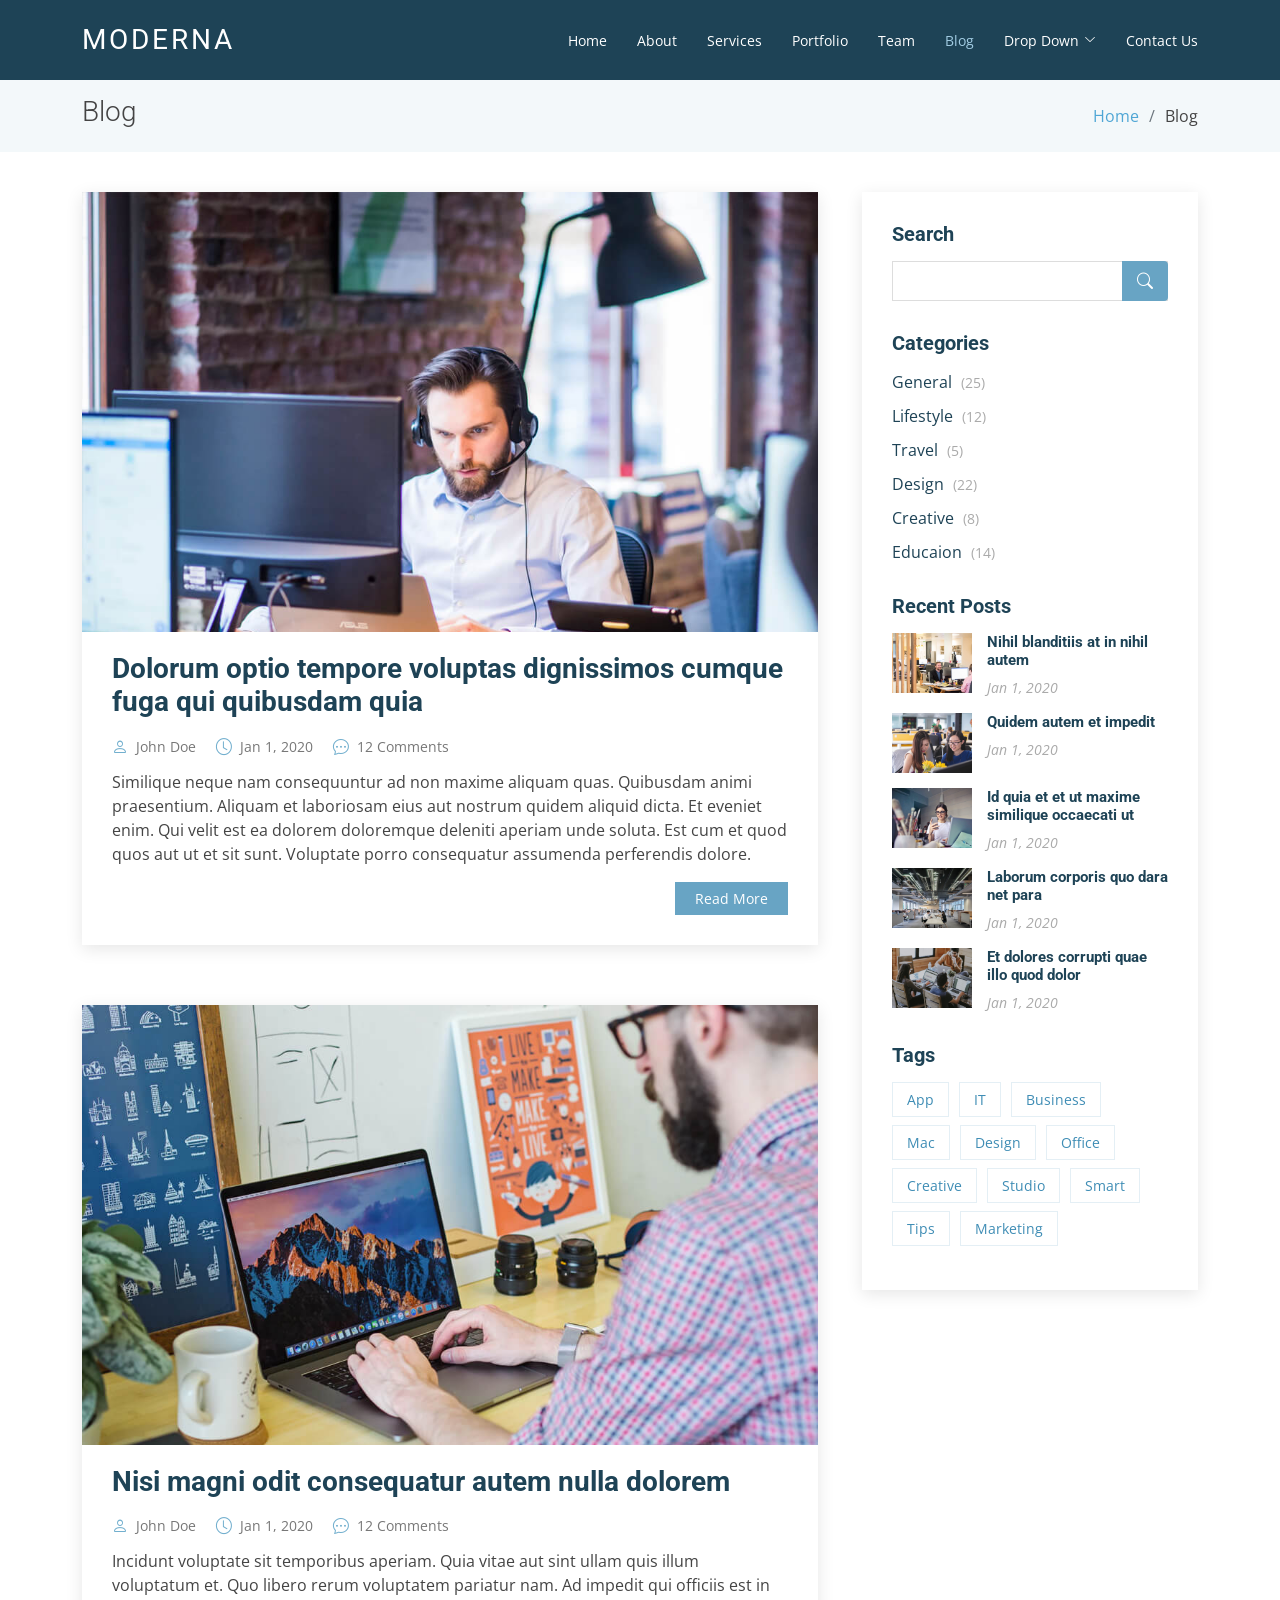
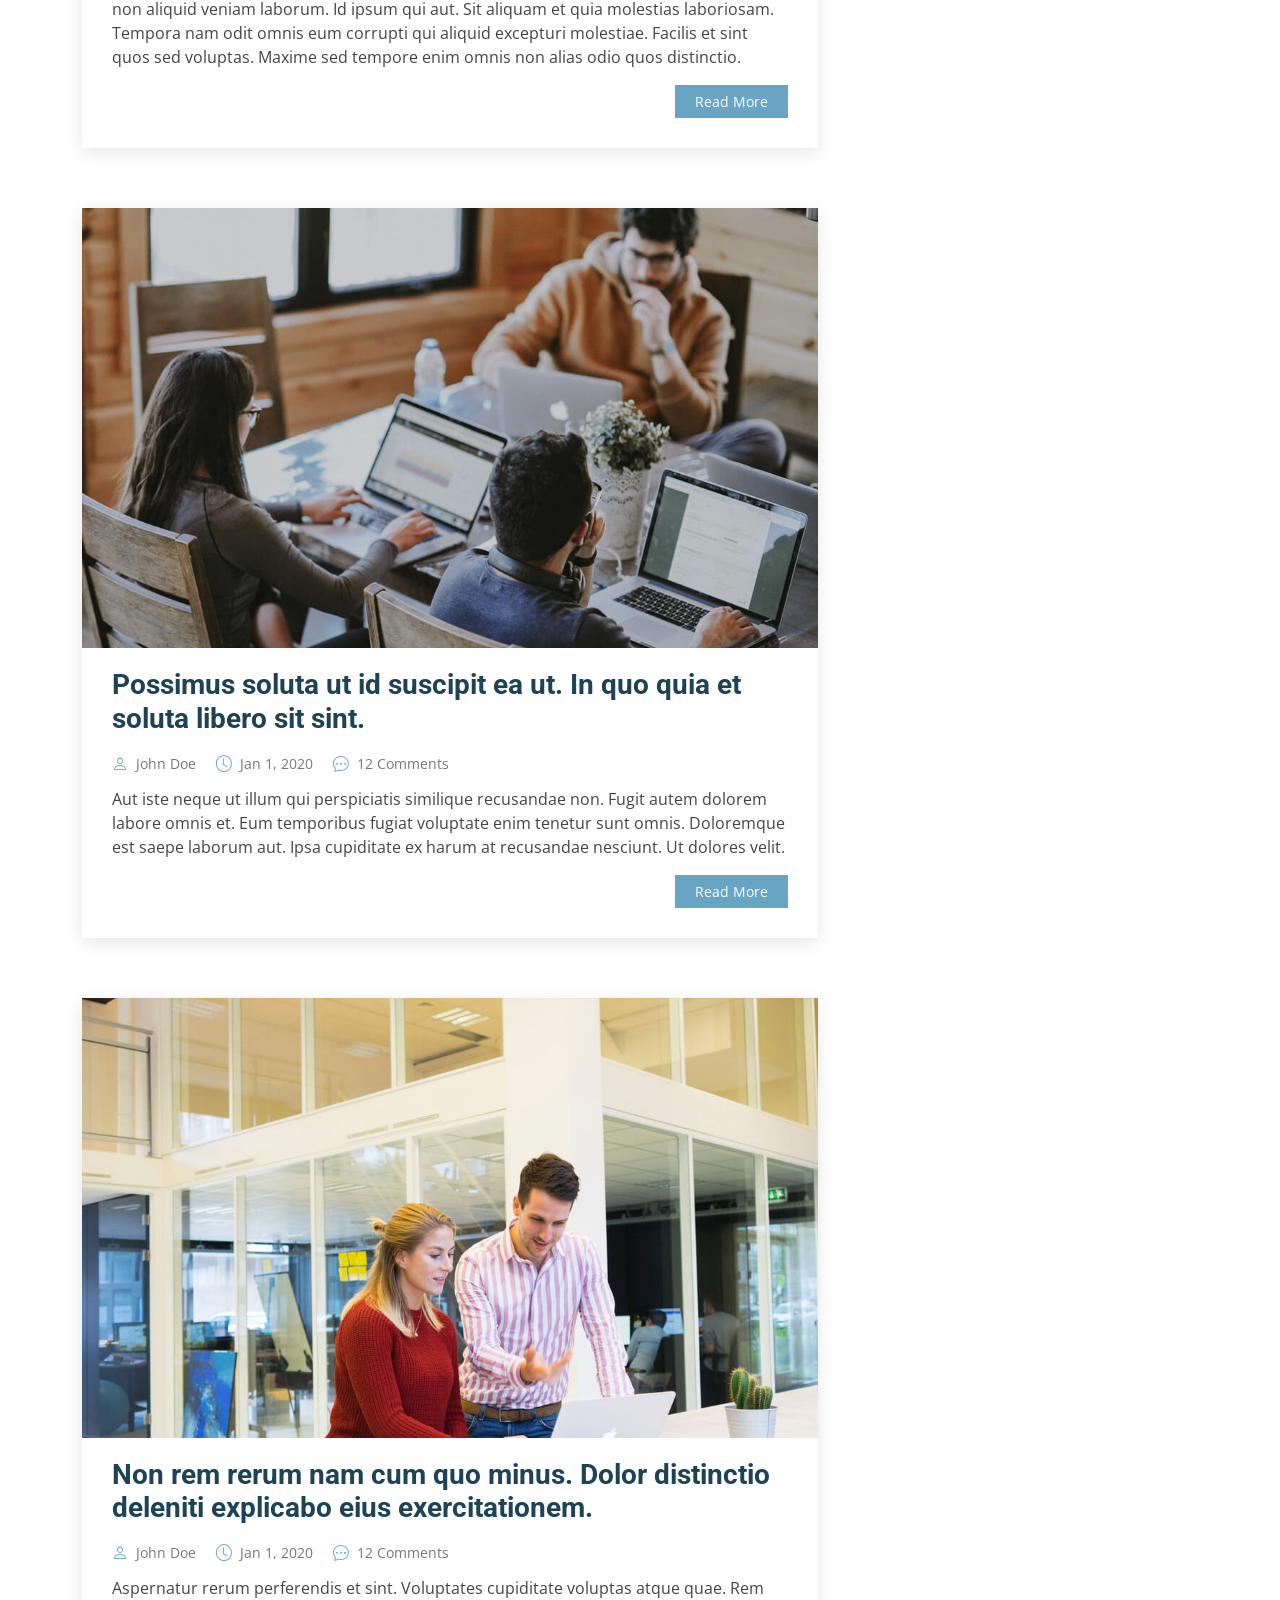
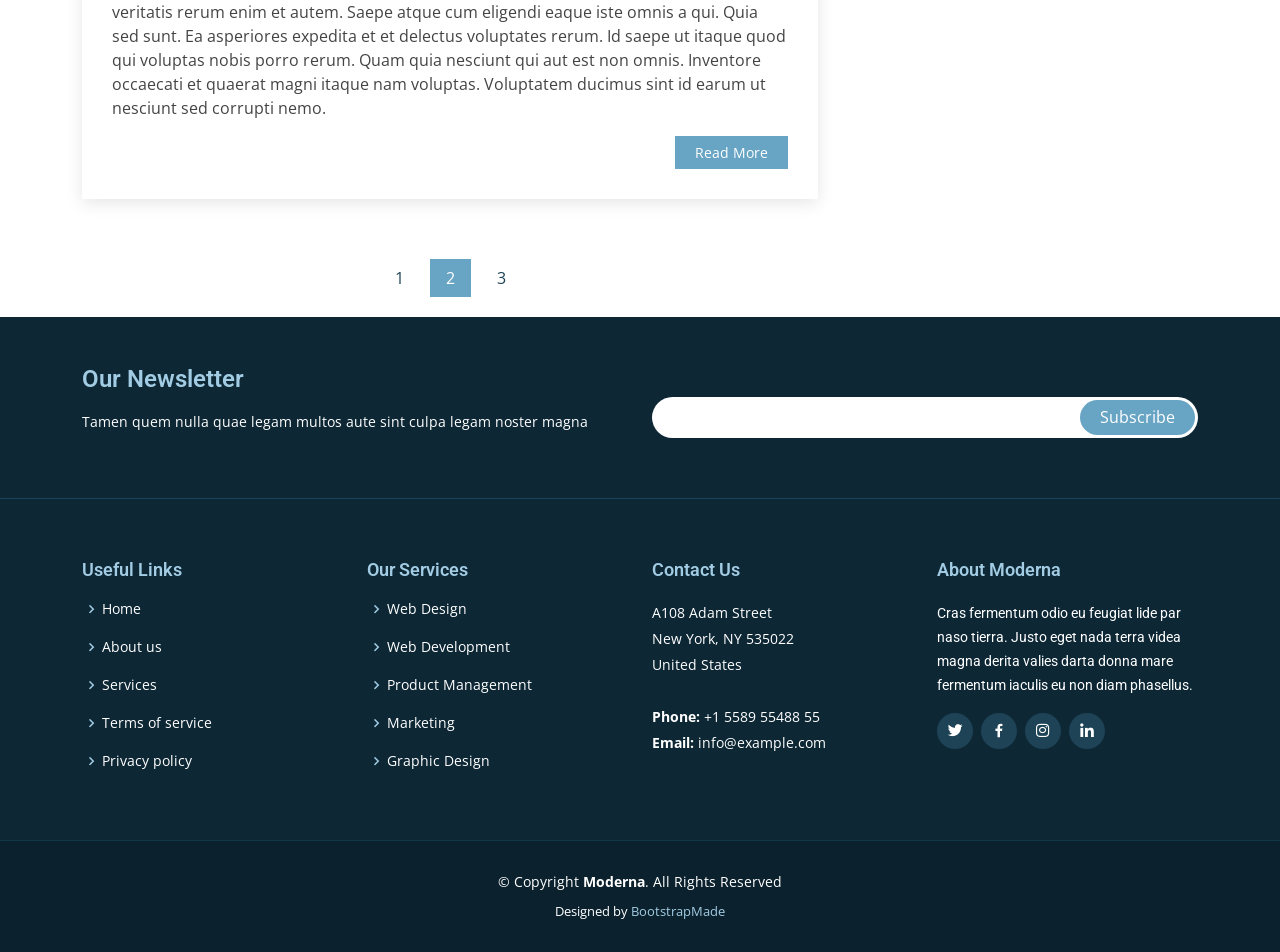
<file: blog.html>
<!DOCTYPE html>
<html lang="en">

<head>
  <meta charset="utf-8">
  <meta content="width=device-width, initial-scale=1.0" name="viewport">

  <title>Blog - Moderna Bootstrap Template</title>
  <meta content="" name="description">
  <meta content="" name="keywords">

  <!-- Favicons -->
  <link href="assets/img/favicon.png" rel="icon">
  <link href="assets/img/apple-touch-icon.png" rel="apple-touch-icon">

  <!-- Google Fonts -->
  <link href="https://fonts.googleapis.com/css?family=Open+Sans:300,300i,400,400i,600,600i,700,700i|Roboto:300,300i,400,400i,500,500i,700,700i&display=swap" rel="stylesheet">

  <!-- Vendor CSS Files -->
  <link href="assets/vendor/animate.css/animate.min.css" rel="stylesheet">
  <link href="assets/vendor/aos/aos.css" rel="stylesheet">
  <link href="assets/vendor/bootstrap/css/bootstrap.min.css" rel="stylesheet">
  <link href="assets/vendor/bootstrap-icons/bootstrap-icons.css" rel="stylesheet">
  <link href="assets/vendor/boxicons/css/boxicons.min.css" rel="stylesheet">
  <link href="assets/vendor/glightbox/css/glightbox.min.css" rel="stylesheet">
  <link href="assets/vendor/swiper/swiper-bundle.min.css" rel="stylesheet">

  <!-- Template Main CSS File -->
  <link href="assets/css/style.css" rel="stylesheet">

  <!-- =======================================================
  * Template Name: Moderna - v4.0.1
  * Template URL: https://bootstrapmade.com/free-bootstrap-template-corporate-moderna/
  * Author: BootstrapMade.com
  * License: https://bootstrapmade.com/license/
  ======================================================== -->
</head>

<body>

  <!-- ======= Header ======= -->
  <header id="header" class="fixed-top d-flex align-items-center ">
    <div class="container d-flex justify-content-between align-items-center">

      <div class="logo">
        <h1 class="text-light"><a href="index.html"><span>Moderna</span></a></h1>
        <!-- Uncomment below if you prefer to use an image logo -->
        <!-- <a href="index.html"><img src="assets/img/logo.png" alt="" class="img-fluid"></a>-->
      </div>

      <nav id="navbar" class="navbar">
        <ul>
          <li><a class="" href="index.html">Home</a></li>
          <li><a href="about.html">About</a></li>
          <li><a href="services.html">Services</a></li>
          <li><a href="portfolio.html">Portfolio</a></li>
          <li><a href="team.html">Team</a></li>
          <li><a class="active" href="blog.html">Blog</a></li>
          <li class="dropdown"><a href="#"><span>Drop Down</span> <i class="bi bi-chevron-down"></i></a>
            <ul>
              <li><a href="#">Drop Down 1</a></li>
              <li class="dropdown"><a href="#"><span>Deep Drop Down</span> <i class="bi bi-chevron-right"></i></a>
                <ul>
                  <li><a href="#">Deep Drop Down 1</a></li>
                  <li><a href="#">Deep Drop Down 2</a></li>
                  <li><a href="#">Deep Drop Down 3</a></li>
                  <li><a href="#">Deep Drop Down 4</a></li>
                  <li><a href="#">Deep Drop Down 5</a></li>
                </ul>
              </li>
              <li><a href="#">Drop Down 2</a></li>
              <li><a href="#">Drop Down 3</a></li>
              <li><a href="#">Drop Down 4</a></li>
            </ul>
          </li>
          <li><a href="contact.html">Contact Us</a></li>
        </ul>
        <i class="bi bi-list mobile-nav-toggle"></i>
      </nav><!-- .navbar -->

    </div>
  </header><!-- End Header -->

  <main id="main">

    <!-- ======= Blog Section ======= -->
    <section class="breadcrumbs">
      <div class="container">

        <div class="d-flex justify-content-between align-items-center">
          <h2>Blog</h2>

          <ol>
            <li><a href="index.html">Home</a></li>
            <li>Blog</li>
          </ol>
        </div>

      </div>
    </section><!-- End Blog Section -->

    <!-- ======= Blog Section ======= -->
    <section id="blog" class="blog">
      <div class="container" data-aos="fade-up">

        <div class="row">

          <div class="col-lg-8 entries">

            <article class="entry">

              <div class="entry-img">
                <img src="assets/img/blog/blog-1.jpg" alt="" class="img-fluid">
              </div>

              <h2 class="entry-title">
                <a href="blog-single.html">Dolorum optio tempore voluptas dignissimos cumque fuga qui quibusdam quia</a>
              </h2>

              <div class="entry-meta">
                <ul>
                  <li class="d-flex align-items-center"><i class="bi bi-person"></i> <a href="blog-single.html">John Doe</a></li>
                  <li class="d-flex align-items-center"><i class="bi bi-clock"></i> <a href="blog-single.html"><time datetime="2020-01-01">Jan 1, 2020</time></a></li>
                  <li class="d-flex align-items-center"><i class="bi bi-chat-dots"></i> <a href="blog-single.html">12 Comments</a></li>
                </ul>
              </div>

              <div class="entry-content">
                <p>
                  Similique neque nam consequuntur ad non maxime aliquam quas. Quibusdam animi praesentium. Aliquam et laboriosam eius aut nostrum quidem aliquid dicta.
                  Et eveniet enim. Qui velit est ea dolorem doloremque deleniti aperiam unde soluta. Est cum et quod quos aut ut et sit sunt. Voluptate porro consequatur assumenda perferendis dolore.
                </p>
                <div class="read-more">
                  <a href="blog-single.html">Read More</a>
                </div>
              </div>

            </article><!-- End blog entry -->

            <article class="entry">

              <div class="entry-img">
                <img src="assets/img/blog/blog-2.jpg" alt="" class="img-fluid">
              </div>

              <h2 class="entry-title">
                <a href="blog-single.html">Nisi magni odit consequatur autem nulla dolorem</a>
              </h2>

              <div class="entry-meta">
                <ul>
                  <li class="d-flex align-items-center"><i class="bi bi-person"></i> <a href="blog-single.html">John Doe</a></li>
                  <li class="d-flex align-items-center"><i class="bi bi-clock"></i> <a href="blog-single.html"><time datetime="2020-01-01">Jan 1, 2020</time></a></li>
                  <li class="d-flex align-items-center"><i class="bi bi-chat-dots"></i> <a href="blog-single.html">12 Comments</a></li>
                </ul>
              </div>

              <div class="entry-content">
                <p>
                  Incidunt voluptate sit temporibus aperiam. Quia vitae aut sint ullam quis illum voluptatum et. Quo libero rerum voluptatem pariatur nam.
                  Ad impedit qui officiis est in non aliquid veniam laborum. Id ipsum qui aut. Sit aliquam et quia molestias laboriosam. Tempora nam odit omnis eum corrupti qui aliquid excepturi molestiae. Facilis et sint quos sed voluptas. Maxime sed tempore enim omnis non alias odio quos distinctio.
                </p>
                <div class="read-more">
                  <a href="blog-single.html">Read More</a>
                </div>
              </div>

            </article><!-- End blog entry -->

            <article class="entry">

              <div class="entry-img">
                <img src="assets/img/blog/blog-3.jpg" alt="" class="img-fluid">
              </div>

              <h2 class="entry-title">
                <a href="blog-single.html">Possimus soluta ut id suscipit ea ut. In quo quia et soluta libero sit sint.</a>
              </h2>

              <div class="entry-meta">
                <ul>
                  <li class="d-flex align-items-center"><i class="bi bi-person"></i> <a href="blog-single.html">John Doe</a></li>
                  <li class="d-flex align-items-center"><i class="bi bi-clock"></i> <a href="blog-single.html"><time datetime="2020-01-01">Jan 1, 2020</time></a></li>
                  <li class="d-flex align-items-center"><i class="bi bi-chat-dots"></i> <a href="blog-single.html">12 Comments</a></li>
                </ul>
              </div>

              <div class="entry-content">
                <p>
                  Aut iste neque ut illum qui perspiciatis similique recusandae non. Fugit autem dolorem labore omnis et. Eum temporibus fugiat voluptate enim tenetur sunt omnis.
                  Doloremque est saepe laborum aut. Ipsa cupiditate ex harum at recusandae nesciunt. Ut dolores velit.
                </p>
                <div class="read-more">
                  <a href="blog-single.html">Read More</a>
                </div>
              </div>

            </article><!-- End blog entry -->

            <article class="entry">

              <div class="entry-img">
                <img src="assets/img/blog/blog-4.jpg" alt="" class="img-fluid">
              </div>

              <h2 class="entry-title">
                <a href="blog-single.html">Non rem rerum nam cum quo minus. Dolor distinctio deleniti explicabo eius exercitationem.</a>
              </h2>

              <div class="entry-meta">
                <ul>
                  <li class="d-flex align-items-center"><i class="bi bi-person"></i> <a href="blog-single.html">John Doe</a></li>
                  <li class="d-flex align-items-center"><i class="bi bi-clock"></i> <a href="blog-single.html"><time datetime="2020-01-01">Jan 1, 2020</time></a></li>
                  <li class="d-flex align-items-center"><i class="bi bi-chat-dots"></i> <a href="blog-single.html">12 Comments</a></li>
                </ul>
              </div>

              <div class="entry-content">
                <p>
                  Aspernatur rerum perferendis et sint. Voluptates cupiditate voluptas atque quae. Rem veritatis rerum enim et autem. Saepe atque cum eligendi eaque iste omnis a qui.
                  Quia sed sunt. Ea asperiores expedita et et delectus voluptates rerum. Id saepe ut itaque quod qui voluptas nobis porro rerum. Quam quia nesciunt qui aut est non omnis. Inventore occaecati et quaerat magni itaque nam voluptas. Voluptatem ducimus sint id earum ut nesciunt sed corrupti nemo.
                </p>
                <div class="read-more">
                  <a href="blog-single.html">Read More</a>
                </div>
              </div>

            </article><!-- End blog entry -->

            <div class="blog-pagination">
              <ul class="justify-content-center">
                <li><a href="#">1</a></li>
                <li class="active"><a href="#">2</a></li>
                <li><a href="#">3</a></li>
              </ul>
            </div>

          </div><!-- End blog entries list -->

          <div class="col-lg-4">

            <div class="sidebar">

              <h3 class="sidebar-title">Search</h3>
              <div class="sidebar-item search-form">
                <form action="">
                  <input type="text">
                  <button type="submit"><i class="bi bi-search"></i></button>
                </form>
              </div><!-- End sidebar search formn-->

              <h3 class="sidebar-title">Categories</h3>
              <div class="sidebar-item categories">
                <ul>
                  <li><a href="#">General <span>(25)</span></a></li>
                  <li><a href="#">Lifestyle <span>(12)</span></a></li>
                  <li><a href="#">Travel <span>(5)</span></a></li>
                  <li><a href="#">Design <span>(22)</span></a></li>
                  <li><a href="#">Creative <span>(8)</span></a></li>
                  <li><a href="#">Educaion <span>(14)</span></a></li>
                </ul>
              </div><!-- End sidebar categories-->

              <h3 class="sidebar-title">Recent Posts</h3>
              <div class="sidebar-item recent-posts">
                <div class="post-item clearfix">
                  <img src="assets/img/blog/blog-recent-1.jpg" alt="">
                  <h4><a href="blog-single.html">Nihil blanditiis at in nihil autem</a></h4>
                  <time datetime="2020-01-01">Jan 1, 2020</time>
                </div>

                <div class="post-item clearfix">
                  <img src="assets/img/blog/blog-recent-2.jpg" alt="">
                  <h4><a href="blog-single.html">Quidem autem et impedit</a></h4>
                  <time datetime="2020-01-01">Jan 1, 2020</time>
                </div>

                <div class="post-item clearfix">
                  <img src="assets/img/blog/blog-recent-3.jpg" alt="">
                  <h4><a href="blog-single.html">Id quia et et ut maxime similique occaecati ut</a></h4>
                  <time datetime="2020-01-01">Jan 1, 2020</time>
                </div>

                <div class="post-item clearfix">
                  <img src="assets/img/blog/blog-recent-4.jpg" alt="">
                  <h4><a href="blog-single.html">Laborum corporis quo dara net para</a></h4>
                  <time datetime="2020-01-01">Jan 1, 2020</time>
                </div>

                <div class="post-item clearfix">
                  <img src="assets/img/blog/blog-recent-5.jpg" alt="">
                  <h4><a href="blog-single.html">Et dolores corrupti quae illo quod dolor</a></h4>
                  <time datetime="2020-01-01">Jan 1, 2020</time>
                </div>

              </div><!-- End sidebar recent posts-->

              <h3 class="sidebar-title">Tags</h3>
              <div class="sidebar-item tags">
                <ul>
                  <li><a href="#">App</a></li>
                  <li><a href="#">IT</a></li>
                  <li><a href="#">Business</a></li>
                  <li><a href="#">Mac</a></li>
                  <li><a href="#">Design</a></li>
                  <li><a href="#">Office</a></li>
                  <li><a href="#">Creative</a></li>
                  <li><a href="#">Studio</a></li>
                  <li><a href="#">Smart</a></li>
                  <li><a href="#">Tips</a></li>
                  <li><a href="#">Marketing</a></li>
                </ul>
              </div><!-- End sidebar tags-->

            </div><!-- End sidebar -->

          </div><!-- End blog sidebar -->

        </div>

      </div>
    </section><!-- End Blog Section -->

  </main><!-- End #main -->

  <!-- ======= Footer ======= -->
  <footer id="footer" data-aos="fade-up" data-aos-easing="ease-in-out" data-aos-duration="500">

    <div class="footer-newsletter">
      <div class="container">
        <div class="row">
          <div class="col-lg-6">
            <h4>Our Newsletter</h4>
            <p>Tamen quem nulla quae legam multos aute sint culpa legam noster magna</p>
          </div>
          <div class="col-lg-6">
            <form action="" method="post">
              <input type="email" name="email"><input type="submit" value="Subscribe">
            </form>
          </div>
        </div>
      </div>
    </div>

    <div class="footer-top">
      <div class="container">
        <div class="row">

          <div class="col-lg-3 col-md-6 footer-links">
            <h4>Useful Links</h4>
            <ul>
              <li><i class="bx bx-chevron-right"></i> <a href="#">Home</a></li>
              <li><i class="bx bx-chevron-right"></i> <a href="#">About us</a></li>
              <li><i class="bx bx-chevron-right"></i> <a href="#">Services</a></li>
              <li><i class="bx bx-chevron-right"></i> <a href="#">Terms of service</a></li>
              <li><i class="bx bx-chevron-right"></i> <a href="#">Privacy policy</a></li>
            </ul>
          </div>

          <div class="col-lg-3 col-md-6 footer-links">
            <h4>Our Services</h4>
            <ul>
              <li><i class="bx bx-chevron-right"></i> <a href="#">Web Design</a></li>
              <li><i class="bx bx-chevron-right"></i> <a href="#">Web Development</a></li>
              <li><i class="bx bx-chevron-right"></i> <a href="#">Product Management</a></li>
              <li><i class="bx bx-chevron-right"></i> <a href="#">Marketing</a></li>
              <li><i class="bx bx-chevron-right"></i> <a href="#">Graphic Design</a></li>
            </ul>
          </div>

          <div class="col-lg-3 col-md-6 footer-contact">
            <h4>Contact Us</h4>
            <p>
              A108 Adam Street <br>
              New York, NY 535022<br>
              United States <br><br>
              <strong>Phone:</strong> +1 5589 55488 55<br>
              <strong>Email:</strong> info@example.com<br>
            </p>

          </div>

          <div class="col-lg-3 col-md-6 footer-info">
            <h3>About Moderna</h3>
            <p>Cras fermentum odio eu feugiat lide par naso tierra. Justo eget nada terra videa magna derita valies darta donna mare fermentum iaculis eu non diam phasellus.</p>
            <div class="social-links mt-3">
              <a href="#" class="twitter"><i class="bx bxl-twitter"></i></a>
              <a href="#" class="facebook"><i class="bx bxl-facebook"></i></a>
              <a href="#" class="instagram"><i class="bx bxl-instagram"></i></a>
              <a href="#" class="linkedin"><i class="bx bxl-linkedin"></i></a>
            </div>
          </div>

        </div>
      </div>
    </div>

    <div class="container">
      <div class="copyright">
        &copy; Copyright <strong><span>Moderna</span></strong>. All Rights Reserved
      </div>
      <div class="credits">
        <!-- All the links in the footer should remain intact. -->
        <!-- You can delete the links only if you purchased the pro version. -->
        <!-- Licensing information: https://bootstrapmade.com/license/ -->
        <!-- Purchase the pro version with working PHP/AJAX contact form: https://bootstrapmade.com/free-bootstrap-template-corporate-moderna/ -->
        Designed by <a href="https://bootstrapmade.com/">BootstrapMade</a>
      </div>
    </div>
  </footer><!-- End Footer -->

  <a href="#" class="back-to-top d-flex align-items-center justify-content-center"><i class="bi bi-arrow-up-short"></i></a>

  <!-- Vendor JS Files -->
  <script src="assets/vendor/aos/aos.js"></script>
  <script src="assets/vendor/bootstrap/js/bootstrap.bundle.min.js"></script>
  <script src="assets/vendor/glightbox/js/glightbox.min.js"></script>
  <script src="assets/vendor/isotope-layout/isotope.pkgd.min.js"></script>
  <script src="assets/vendor/php-email-form/validate.js"></script>
  <script src="assets/vendor/purecounter/purecounter.js"></script>
  <script src="assets/vendor/swiper/swiper-bundle.min.js"></script>
  <script src="assets/vendor/waypoints/noframework.waypoints.js"></script>

  <!-- Template Main JS File -->
  <script src="assets/js/main.js"></script>

</body>

</html>
</file>
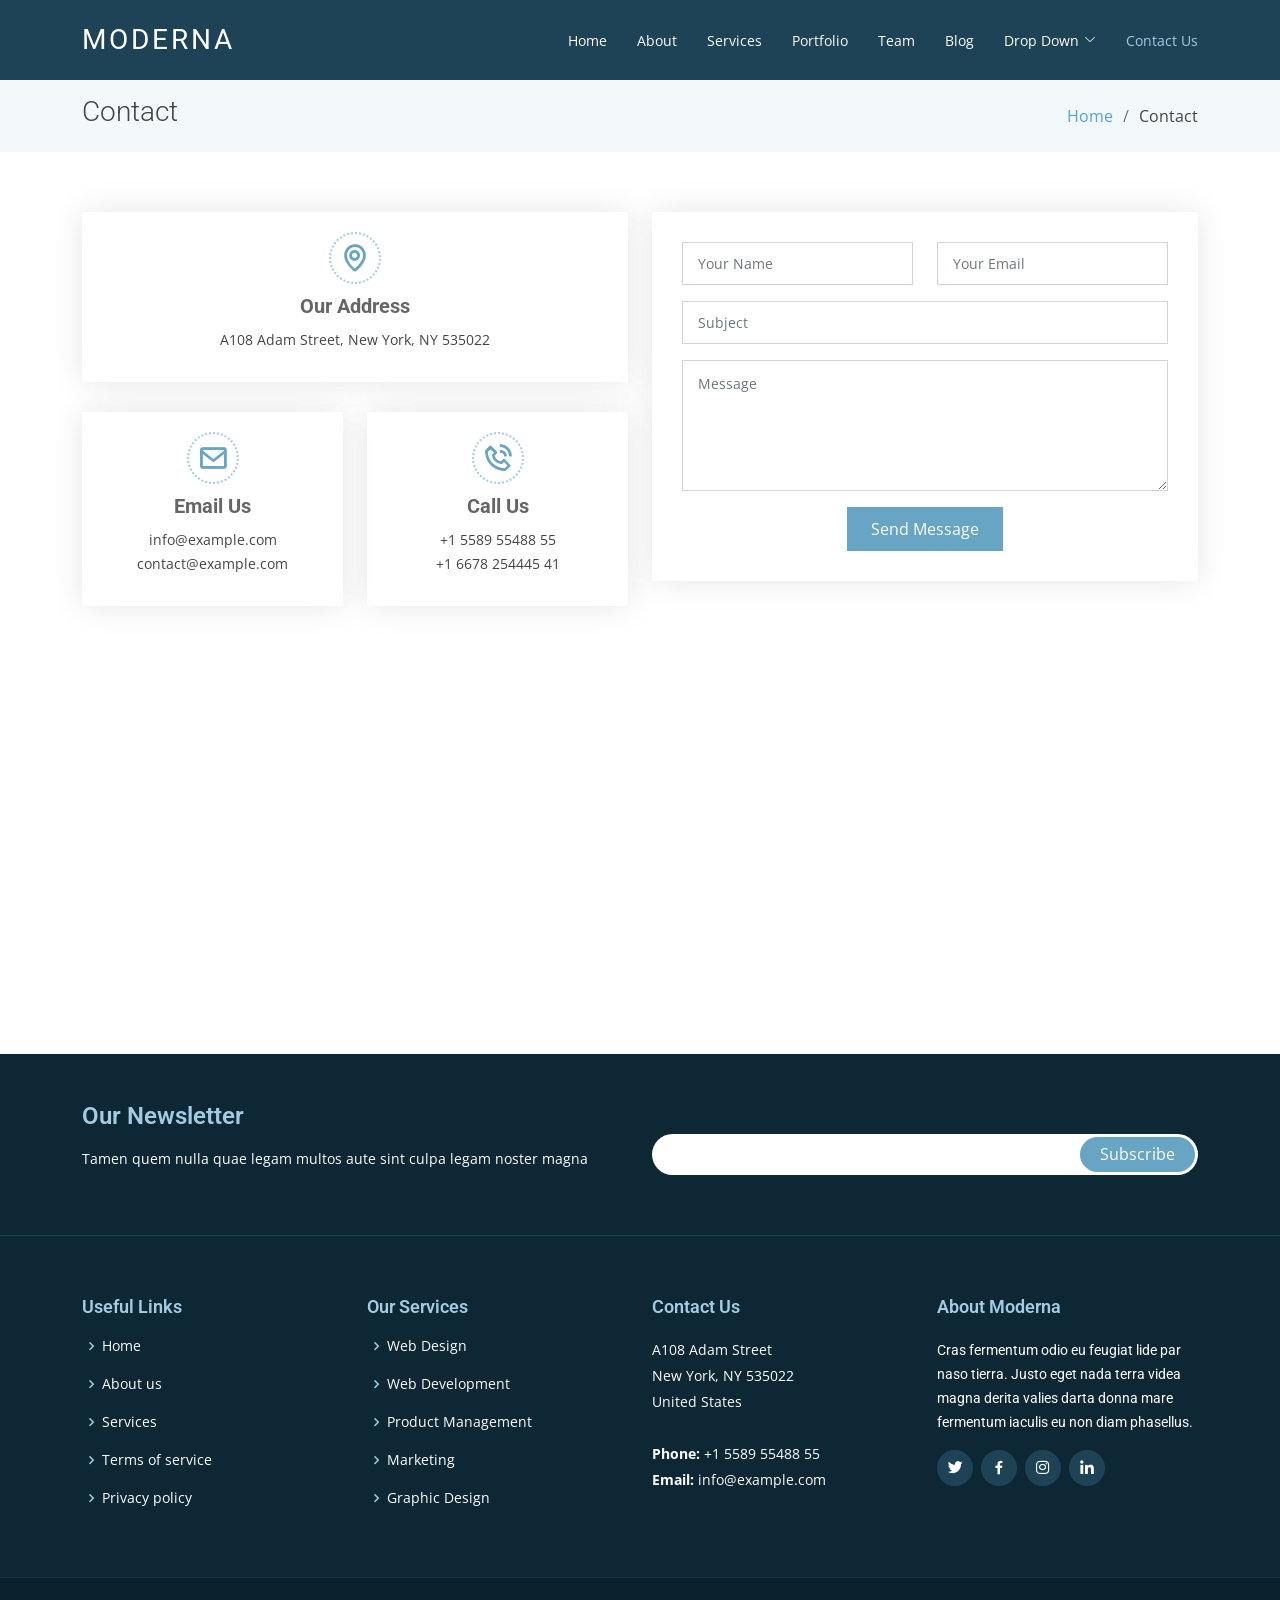
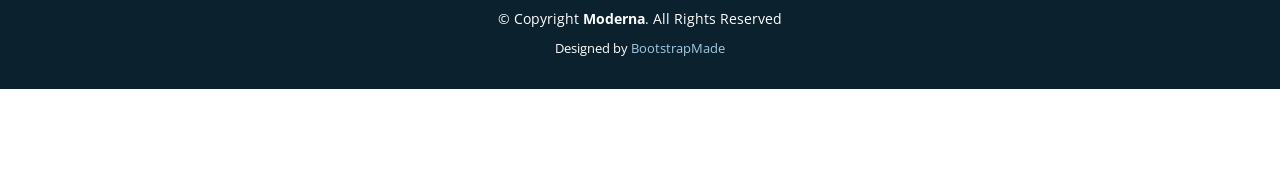
<file: contact.html>
<!DOCTYPE html>
<html lang="en">

<head>
  <meta charset="utf-8">
  <meta content="width=device-width, initial-scale=1.0" name="viewport">

  <title>Contact - Moderna Bootstrap Template</title>
  <meta content="" name="description">
  <meta content="" name="keywords">

  <!-- Favicons -->
  <link href="assets/img/favicon.png" rel="icon">
  <link href="assets/img/apple-touch-icon.png" rel="apple-touch-icon">

  <!-- Google Fonts -->
  <link href="https://fonts.googleapis.com/css?family=Open+Sans:300,300i,400,400i,600,600i,700,700i|Roboto:300,300i,400,400i,500,500i,700,700i&display=swap" rel="stylesheet">

  <!-- Vendor CSS Files -->
  <link href="assets/vendor/animate.css/animate.min.css" rel="stylesheet">
  <link href="assets/vendor/aos/aos.css" rel="stylesheet">
  <link href="assets/vendor/bootstrap/css/bootstrap.min.css" rel="stylesheet">
  <link href="assets/vendor/bootstrap-icons/bootstrap-icons.css" rel="stylesheet">
  <link href="assets/vendor/boxicons/css/boxicons.min.css" rel="stylesheet">
  <link href="assets/vendor/glightbox/css/glightbox.min.css" rel="stylesheet">
  <link href="assets/vendor/swiper/swiper-bundle.min.css" rel="stylesheet">

  <!-- Template Main CSS File -->
  <link href="assets/css/style.css" rel="stylesheet">

  <!-- =======================================================
  * Template Name: Moderna - v4.0.1
  * Template URL: https://bootstrapmade.com/free-bootstrap-template-corporate-moderna/
  * Author: BootstrapMade.com
  * License: https://bootstrapmade.com/license/
  ======================================================== -->
</head>

<body>

  <!-- ======= Header ======= -->
  <header id="header" class="fixed-top d-flex align-items-center ">
    <div class="container d-flex justify-content-between align-items-center">

      <div class="logo">
        <h1 class="text-light"><a href="index.html"><span>Moderna</span></a></h1>
        <!-- Uncomment below if you prefer to use an image logo -->
        <!-- <a href="index.html"><img src="assets/img/logo.png" alt="" class="img-fluid"></a>-->
      </div>

      <nav id="navbar" class="navbar">
        <ul>
          <li><a class="" href="index.html">Home</a></li>
          <li><a href="about.html">About</a></li>
          <li><a href="services.html">Services</a></li>
          <li><a href="portfolio.html">Portfolio</a></li>
          <li><a href="team.html">Team</a></li>
          <li><a href="blog.html">Blog</a></li>
          <li class="dropdown"><a href="#"><span>Drop Down</span> <i class="bi bi-chevron-down"></i></a>
            <ul>
              <li><a href="#">Drop Down 1</a></li>
              <li class="dropdown"><a href="#"><span>Deep Drop Down</span> <i class="bi bi-chevron-right"></i></a>
                <ul>
                  <li><a href="#">Deep Drop Down 1</a></li>
                  <li><a href="#">Deep Drop Down 2</a></li>
                  <li><a href="#">Deep Drop Down 3</a></li>
                  <li><a href="#">Deep Drop Down 4</a></li>
                  <li><a href="#">Deep Drop Down 5</a></li>
                </ul>
              </li>
              <li><a href="#">Drop Down 2</a></li>
              <li><a href="#">Drop Down 3</a></li>
              <li><a href="#">Drop Down 4</a></li>
            </ul>
          </li>
          <li><a class="active" href="contact.html">Contact Us</a></li>
        </ul>
        <i class="bi bi-list mobile-nav-toggle"></i>
      </nav><!-- .navbar -->

    </div>
  </header><!-- End Header -->

  <main id="main">

    <!-- ======= Contact Section ======= -->
    <section class="breadcrumbs">
      <div class="container">

        <div class="d-flex justify-content-between align-items-center">
          <h2>Contact</h2>
          <ol>
            <li><a href="index.html">Home</a></li>
            <li>Contact</li>
          </ol>
        </div>

      </div>
    </section><!-- End Contact Section -->

    <!-- ======= Contact Section ======= -->
    <section class="contact" data-aos="fade-up" data-aos-easing="ease-in-out" data-aos-duration="500">
      <div class="container">

        <div class="row">

          <div class="col-lg-6">

            <div class="row">
              <div class="col-md-12">
                <div class="info-box">
                  <i class="bx bx-map"></i>
                  <h3>Our Address</h3>
                  <p>A108 Adam Street, New York, NY 535022</p>
                </div>
              </div>
              <div class="col-md-6">
                <div class="info-box">
                  <i class="bx bx-envelope"></i>
                  <h3>Email Us</h3>
                  <p>info@example.com<br>contact@example.com</p>
                </div>
              </div>
              <div class="col-md-6">
                <div class="info-box">
                  <i class="bx bx-phone-call"></i>
                  <h3>Call Us</h3>
                  <p>+1 5589 55488 55<br>+1 6678 254445 41</p>
                </div>
              </div>
            </div>

          </div>

          <div class="col-lg-6">
            <form action="forms/contact.php" method="post" role="form" class="php-email-form">
              <div class="row">
                <div class="col-md-6 form-group">
                  <input type="text" name="name" class="form-control" id="name" placeholder="Your Name" required>
                </div>
                <div class="col-md-6 form-group mt-3 mt-md-0">
                  <input type="email" class="form-control" name="email" id="email" placeholder="Your Email" required>
                </div>
              </div>
              <div class="form-group mt-3">
                <input type="text" class="form-control" name="subject" id="subject" placeholder="Subject" required>
              </div>
              <div class="form-group mt-3">
                <textarea class="form-control" name="message" rows="5" placeholder="Message" required></textarea>
              </div>
              <div class="my-3">
                <div class="loading">Loading</div>
                <div class="error-message"></div>
                <div class="sent-message">Your message has been sent. Thank you!</div>
              </div>
              <div class="text-center"><button type="submit">Send Message</button></div>
            </form>
          </div>

        </div>

      </div>
    </section><!-- End Contact Section -->

    <!-- ======= Map Section ======= -->
    <section class="map mt-2">
      <div class="container-fluid p-0">
        <iframe src="https://www.google.com/maps/embed?pb=!1m18!1m12!1m3!1d3024.2219901290355!2d-74.00369368400567!3d40.71312937933185!2m3!1f0!2f0!3f0!3m2!1i1024!2i768!4f13.1!3m3!1m2!1s0x89c25a23e28c1191%3A0x49f75d3281df052a!2s150%20Park%20Row%2C%20New%20York%2C%20NY%2010007%2C%20USA!5e0!3m2!1sen!2sbg!4v1579767901424!5m2!1sen!2sbg" frameborder="0" style="border:0;" allowfullscreen=""></iframe>
      </div>
    </section><!-- End Map Section -->

  </main><!-- End #main -->

  <!-- ======= Footer ======= -->
  <footer id="footer" data-aos="fade-up" data-aos-easing="ease-in-out" data-aos-duration="500">

    <div class="footer-newsletter">
      <div class="container">
        <div class="row">
          <div class="col-lg-6">
            <h4>Our Newsletter</h4>
            <p>Tamen quem nulla quae legam multos aute sint culpa legam noster magna</p>
          </div>
          <div class="col-lg-6">
            <form action="" method="post">
              <input type="email" name="email"><input type="submit" value="Subscribe">
            </form>
          </div>
        </div>
      </div>
    </div>

    <div class="footer-top">
      <div class="container">
        <div class="row">

          <div class="col-lg-3 col-md-6 footer-links">
            <h4>Useful Links</h4>
            <ul>
              <li><i class="bx bx-chevron-right"></i> <a href="#">Home</a></li>
              <li><i class="bx bx-chevron-right"></i> <a href="#">About us</a></li>
              <li><i class="bx bx-chevron-right"></i> <a href="#">Services</a></li>
              <li><i class="bx bx-chevron-right"></i> <a href="#">Terms of service</a></li>
              <li><i class="bx bx-chevron-right"></i> <a href="#">Privacy policy</a></li>
            </ul>
          </div>

          <div class="col-lg-3 col-md-6 footer-links">
            <h4>Our Services</h4>
            <ul>
              <li><i class="bx bx-chevron-right"></i> <a href="#">Web Design</a></li>
              <li><i class="bx bx-chevron-right"></i> <a href="#">Web Development</a></li>
              <li><i class="bx bx-chevron-right"></i> <a href="#">Product Management</a></li>
              <li><i class="bx bx-chevron-right"></i> <a href="#">Marketing</a></li>
              <li><i class="bx bx-chevron-right"></i> <a href="#">Graphic Design</a></li>
            </ul>
          </div>

          <div class="col-lg-3 col-md-6 footer-contact">
            <h4>Contact Us</h4>
            <p>
              A108 Adam Street <br>
              New York, NY 535022<br>
              United States <br><br>
              <strong>Phone:</strong> +1 5589 55488 55<br>
              <strong>Email:</strong> info@example.com<br>
            </p>

          </div>

          <div class="col-lg-3 col-md-6 footer-info">
            <h3>About Moderna</h3>
            <p>Cras fermentum odio eu feugiat lide par naso tierra. Justo eget nada terra videa magna derita valies darta donna mare fermentum iaculis eu non diam phasellus.</p>
            <div class="social-links mt-3">
              <a href="#" class="twitter"><i class="bx bxl-twitter"></i></a>
              <a href="#" class="facebook"><i class="bx bxl-facebook"></i></a>
              <a href="#" class="instagram"><i class="bx bxl-instagram"></i></a>
              <a href="#" class="linkedin"><i class="bx bxl-linkedin"></i></a>
            </div>
          </div>

        </div>
      </div>
    </div>

    <div class="container">
      <div class="copyright">
        &copy; Copyright <strong><span>Moderna</span></strong>. All Rights Reserved
      </div>
      <div class="credits">
        <!-- All the links in the footer should remain intact. -->
        <!-- You can delete the links only if you purchased the pro version. -->
        <!-- Licensing information: https://bootstrapmade.com/license/ -->
        <!-- Purchase the pro version with working PHP/AJAX contact form: https://bootstrapmade.com/free-bootstrap-template-corporate-moderna/ -->
        Designed by <a href="https://bootstrapmade.com/">BootstrapMade</a>
      </div>
    </div>
  </footer><!-- End Footer -->

  <a href="#" class="back-to-top d-flex align-items-center justify-content-center"><i class="bi bi-arrow-up-short"></i></a>

  <!-- Vendor JS Files -->
  <script src="assets/vendor/aos/aos.js"></script>
  <script src="assets/vendor/bootstrap/js/bootstrap.bundle.min.js"></script>
  <script src="assets/vendor/glightbox/js/glightbox.min.js"></script>
  <script src="assets/vendor/isotope-layout/isotope.pkgd.min.js"></script>
  <script src="assets/vendor/php-email-form/validate.js"></script>
  <script src="assets/vendor/purecounter/purecounter.js"></script>
  <script src="assets/vendor/swiper/swiper-bundle.min.js"></script>
  <script src="assets/vendor/waypoints/noframework.waypoints.js"></script>

  <!-- Template Main JS File -->
  <script src="assets/js/main.js"></script>

</body>

</html>
</file>
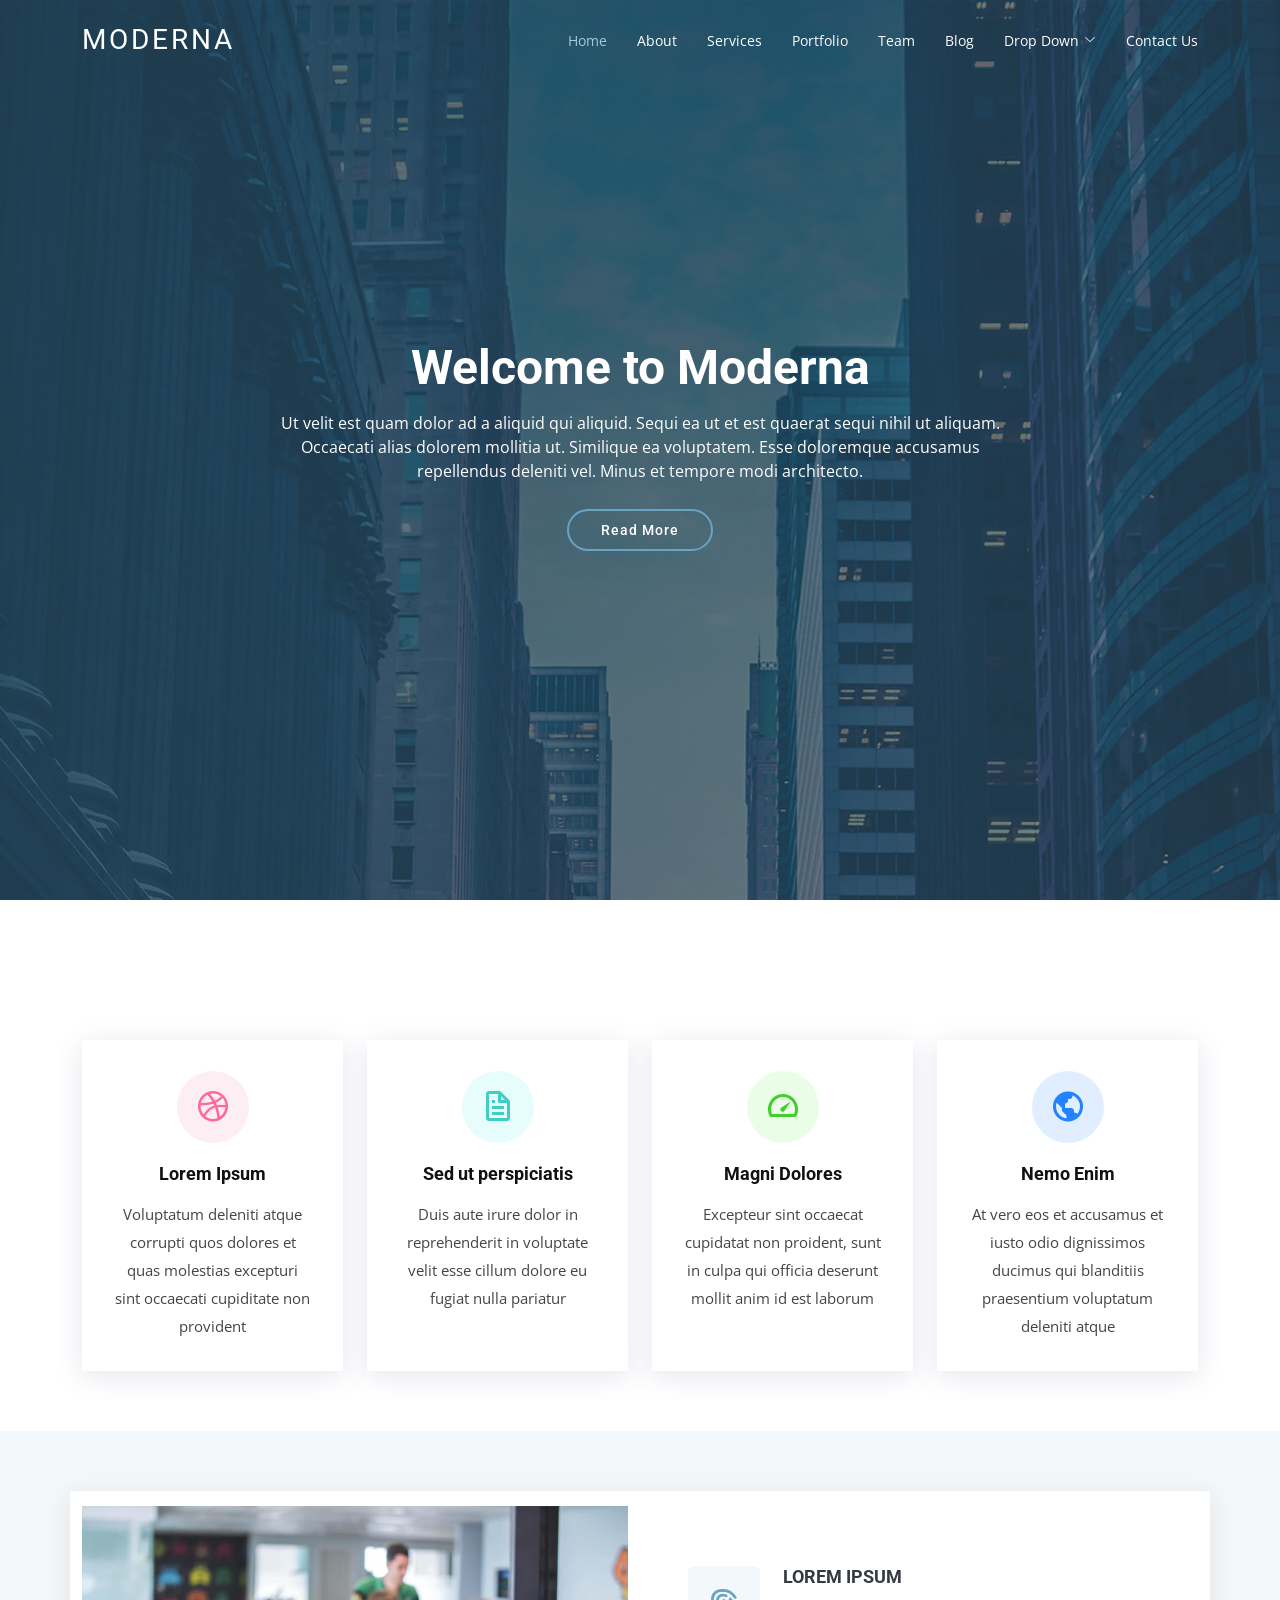
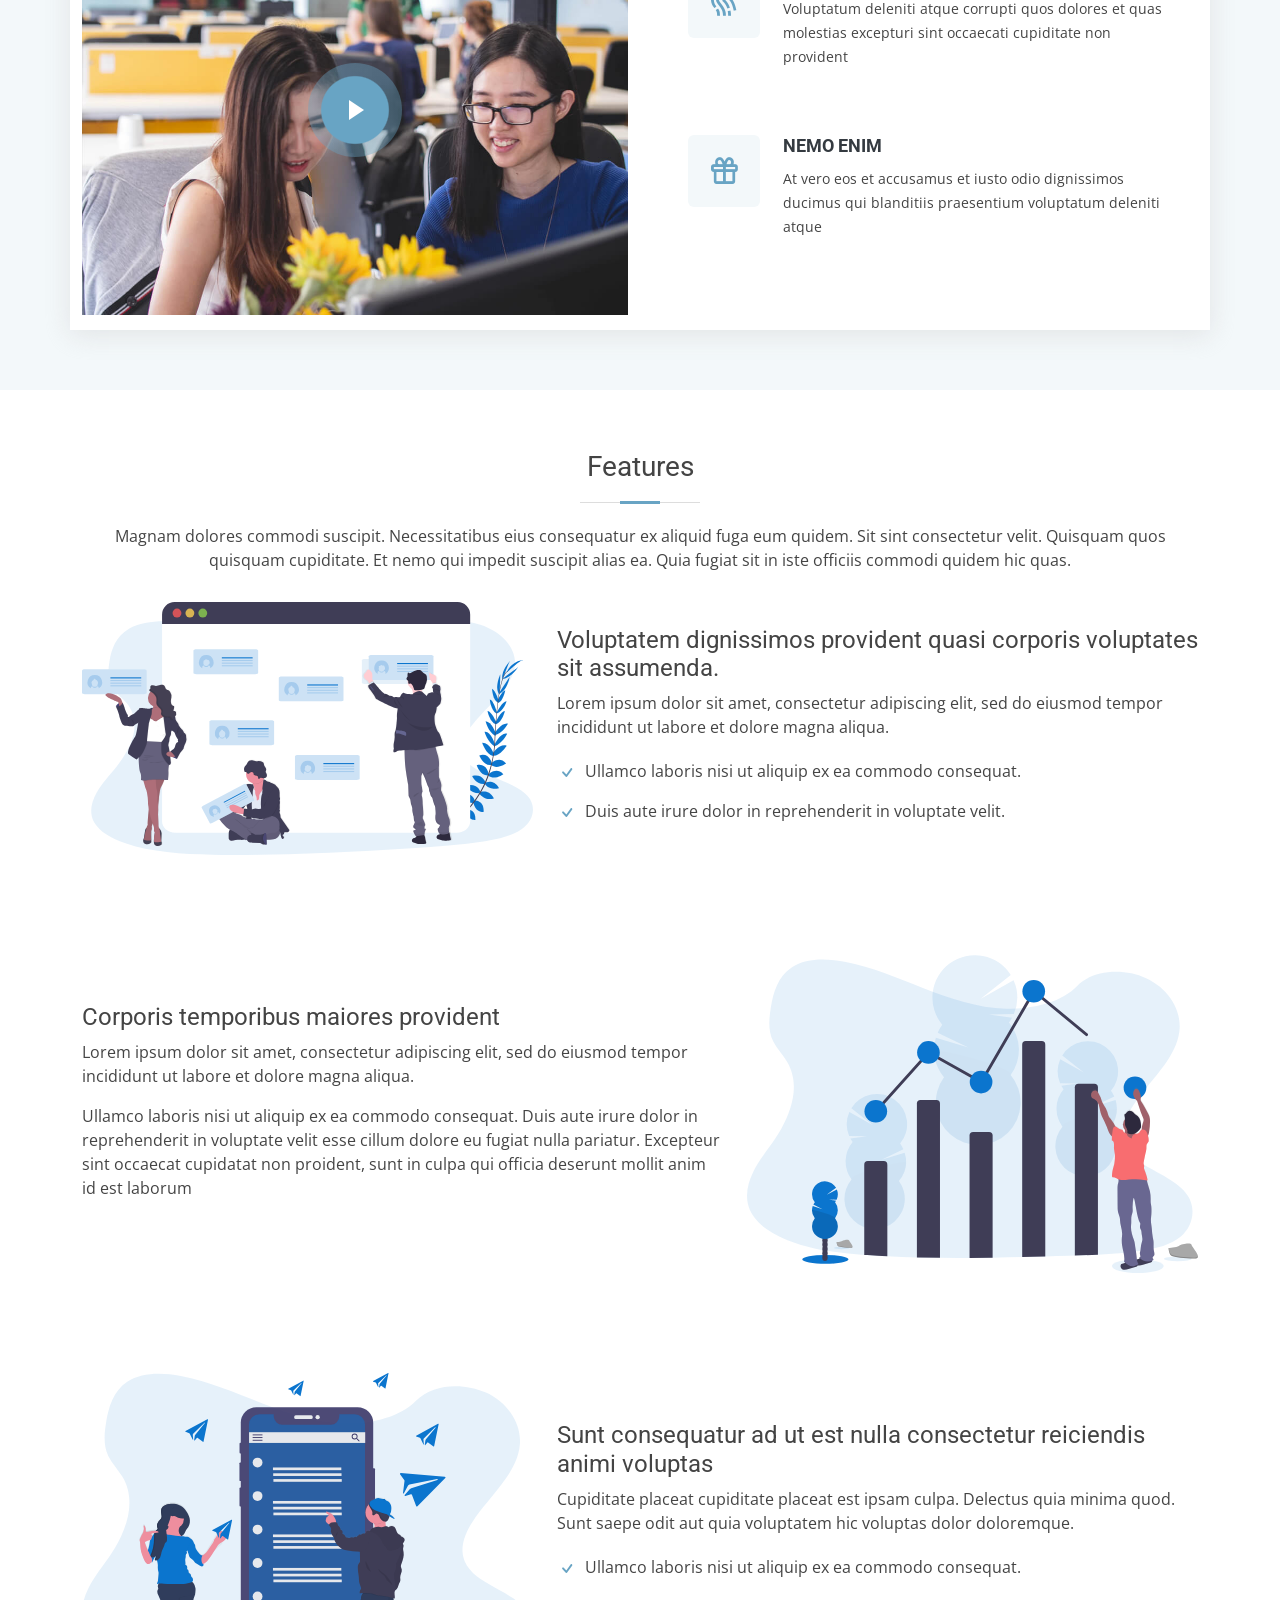
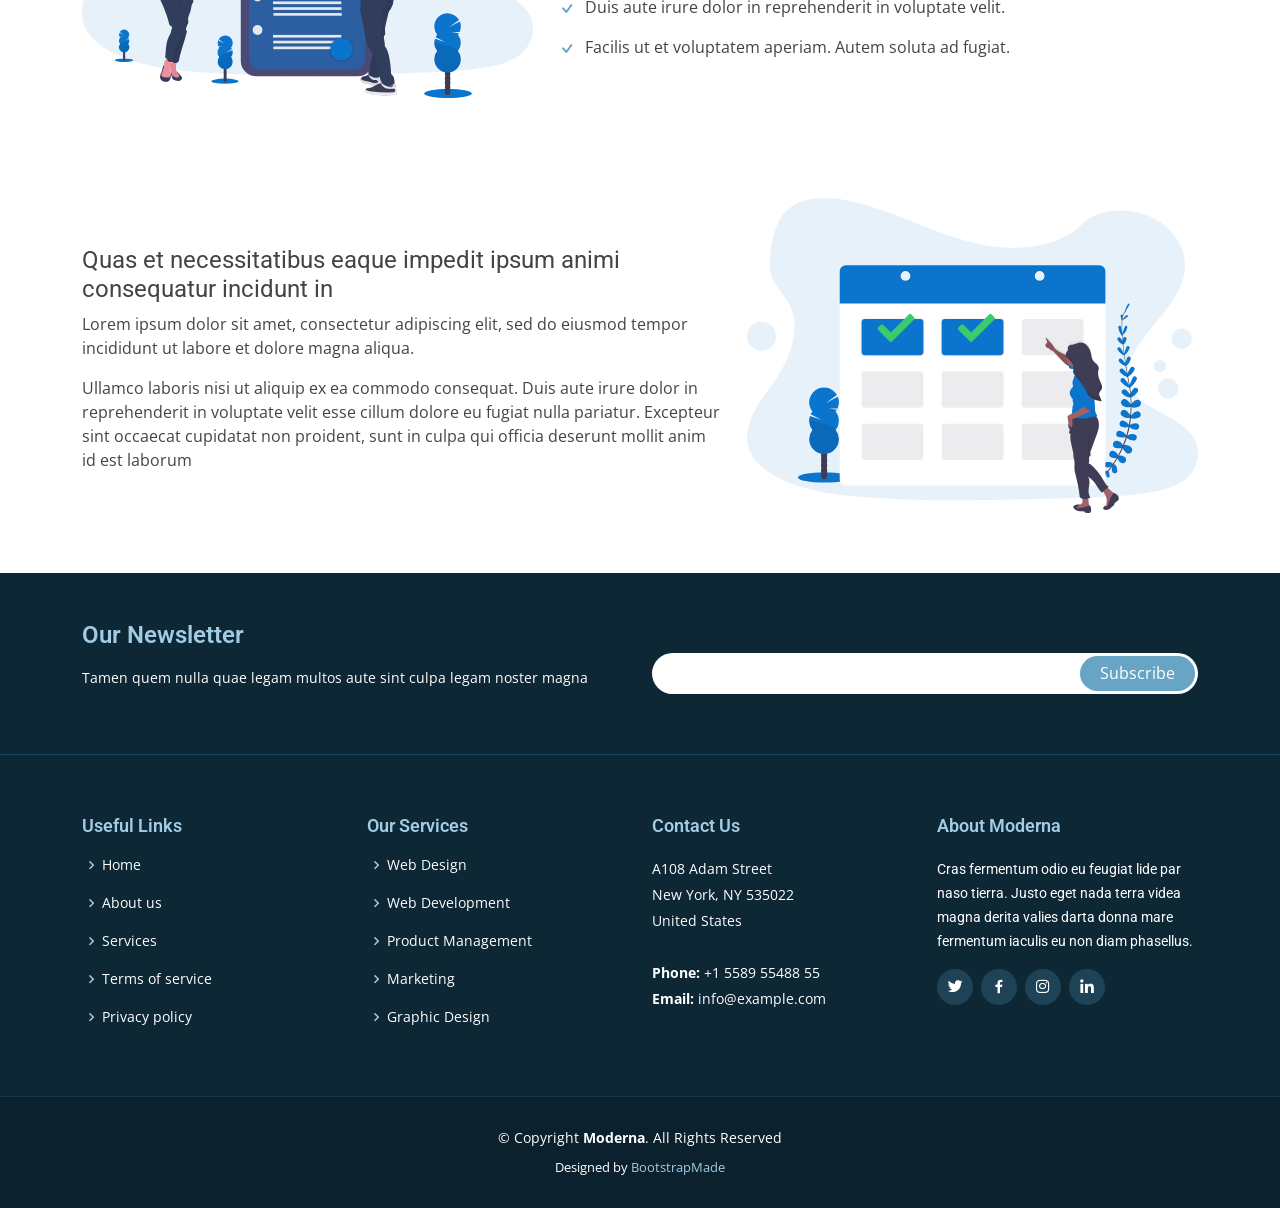
<file: index-2.html>
<!DOCTYPE html>
<html lang="en">

<head>
  <meta charset="utf-8">
  <meta content="width=device-width, initial-scale=1.0" name="viewport">

  <title>Moderna Bootstrap Template - Index 2 without slider</title>
  <meta content="" name="description">
  <meta content="" name="keywords">

  <!-- Favicons -->
  <link href="assets/img/favicon.png" rel="icon">
  <link href="assets/img/apple-touch-icon.png" rel="apple-touch-icon">

  <!-- Google Fonts -->
  <link href="https://fonts.googleapis.com/css?family=Open+Sans:300,300i,400,400i,600,600i,700,700i|Roboto:300,300i,400,400i,500,500i,700,700i&display=swap" rel="stylesheet">

  <!-- Vendor CSS Files -->
  <link href="assets/vendor/animate.css/animate.min.css" rel="stylesheet">
  <link href="assets/vendor/aos/aos.css" rel="stylesheet">
  <link href="assets/vendor/bootstrap/css/bootstrap.min.css" rel="stylesheet">
  <link href="assets/vendor/bootstrap-icons/bootstrap-icons.css" rel="stylesheet">
  <link href="assets/vendor/boxicons/css/boxicons.min.css" rel="stylesheet">
  <link href="assets/vendor/glightbox/css/glightbox.min.css" rel="stylesheet">
  <link href="assets/vendor/swiper/swiper-bundle.min.css" rel="stylesheet">

  <!-- Template Main CSS File -->
  <link href="assets/css/style.css" rel="stylesheet">

  <!-- =======================================================
  * Template Name: Moderna - v4.0.1
  * Template URL: https://bootstrapmade.com/free-bootstrap-template-corporate-moderna/
  * Author: BootstrapMade.com
  * License: https://bootstrapmade.com/license/
  ======================================================== -->
</head>

<body>

  <!-- ======= Header ======= -->
  <header id="header" class="fixed-top d-flex align-items-center header-transparent">
    <div class="container d-flex justify-content-between align-items-center">

      <div class="logo">
        <h1 class="text-light"><a href="index.html"><span>Moderna</span></a></h1>
        <!-- Uncomment below if you prefer to use an image logo -->
        <!-- <a href="index.html"><img src="assets/img/logo.png" alt="" class="img-fluid"></a>-->
      </div>

      <nav id="navbar" class="navbar">
        <ul>
          <li><a class="active " href="index.html">Home</a></li>
          <li><a href="about.html">About</a></li>
          <li><a href="services.html">Services</a></li>
          <li><a href="portfolio.html">Portfolio</a></li>
          <li><a href="team.html">Team</a></li>
          <li><a href="blog.html">Blog</a></li>
          <li class="dropdown"><a href="#"><span>Drop Down</span> <i class="bi bi-chevron-down"></i></a>
            <ul>
              <li><a href="#">Drop Down 1</a></li>
              <li class="dropdown"><a href="#"><span>Deep Drop Down</span> <i class="bi bi-chevron-right"></i></a>
                <ul>
                  <li><a href="#">Deep Drop Down 1</a></li>
                  <li><a href="#">Deep Drop Down 2</a></li>
                  <li><a href="#">Deep Drop Down 3</a></li>
                  <li><a href="#">Deep Drop Down 4</a></li>
                  <li><a href="#">Deep Drop Down 5</a></li>
                </ul>
              </li>
              <li><a href="#">Drop Down 2</a></li>
              <li><a href="#">Drop Down 3</a></li>
              <li><a href="#">Drop Down 4</a></li>
            </ul>
          </li>
          <li><a href="contact.html">Contact Us</a></li>
        </ul>
        <i class="bi bi-list mobile-nav-toggle"></i>
      </nav><!-- .navbar -->

    </div>
  </header><!-- End Header -->

  <!-- ======= Hero No Slider Section ======= -->
  <section id="hero-no-slider" class="d-flex justify-cntent-center align-items-center">
    <div class="container position-relative" data-aos="fade-up" data-aos-delay="100">
      <div class="row justify-content-center">
        <div class="col-xl-8">
          <h2>Welcome to Moderna</h2>
          <p>Ut velit est quam dolor ad a aliquid qui aliquid. Sequi ea ut et est quaerat sequi nihil ut aliquam. Occaecati alias dolorem mollitia ut. Similique ea voluptatem. Esse doloremque accusamus repellendus deleniti vel. Minus et tempore modi architecto.</p>
          <a href="" class="btn-get-started ">Read More</a>
        </div>
      </div>
    </div>
  </section><!-- End Hero No Slider Sectio -->

  <main id="main">

    <!-- ======= Services Section ======= -->
    <section class="services">
      <div class="container">

        <div class="row">
          <div class="col-md-6 col-lg-3 d-flex align-items-stretch" data-aos="fade-up">
            <div class="icon-box icon-box-pink">
              <div class="icon"><i class="bx bxl-dribbble"></i></div>
              <h4 class="title"><a href="">Lorem Ipsum</a></h4>
              <p class="description">Voluptatum deleniti atque corrupti quos dolores et quas molestias excepturi sint occaecati cupiditate non provident</p>
            </div>
          </div>

          <div class="col-md-6 col-lg-3 d-flex align-items-stretch" data-aos="fade-up" data-aos-delay="100">
            <div class="icon-box icon-box-cyan">
              <div class="icon"><i class="bx bx-file"></i></div>
              <h4 class="title"><a href="">Sed ut perspiciatis</a></h4>
              <p class="description">Duis aute irure dolor in reprehenderit in voluptate velit esse cillum dolore eu fugiat nulla pariatur</p>
            </div>
          </div>

          <div class="col-md-6 col-lg-3 d-flex align-items-stretch" data-aos="fade-up" data-aos-delay="200">
            <div class="icon-box icon-box-green">
              <div class="icon"><i class="bx bx-tachometer"></i></div>
              <h4 class="title"><a href="">Magni Dolores</a></h4>
              <p class="description">Excepteur sint occaecat cupidatat non proident, sunt in culpa qui officia deserunt mollit anim id est laborum</p>
            </div>
          </div>

          <div class="col-md-6 col-lg-3 d-flex align-items-stretch" data-aos="fade-up" data-aos-delay="200">
            <div class="icon-box icon-box-blue">
              <div class="icon"><i class="bx bx-world"></i></div>
              <h4 class="title"><a href="">Nemo Enim</a></h4>
              <p class="description">At vero eos et accusamus et iusto odio dignissimos ducimus qui blanditiis praesentium voluptatum deleniti atque</p>
            </div>
          </div>

        </div>

      </div>
    </section><!-- End Services Section -->

    <!-- ======= Why Us Section ======= -->
    <section class="why-us section-bg" data-aos="fade-up" date-aos-delay="200">
      <div class="container">

        <div class="row">
          <div class="col-lg-6 video-box">
            <img src="assets/img/why-us.jpg" class="img-fluid" alt="">
            <a href="https://www.youtube.com/watch?v=jDDaplaOz7Q" class="venobox play-btn mb-4" data-vbtype="video" data-autoplay="true"></a>
          </div>

          <div class="col-lg-6 d-flex flex-column justify-content-center p-5">

            <div class="icon-box">
              <div class="icon"><i class="bx bx-fingerprint"></i></div>
              <h4 class="title"><a href="">Lorem Ipsum</a></h4>
              <p class="description">Voluptatum deleniti atque corrupti quos dolores et quas molestias excepturi sint occaecati cupiditate non provident</p>
            </div>

            <div class="icon-box">
              <div class="icon"><i class="bx bx-gift"></i></div>
              <h4 class="title"><a href="">Nemo Enim</a></h4>
              <p class="description">At vero eos et accusamus et iusto odio dignissimos ducimus qui blanditiis praesentium voluptatum deleniti atque</p>
            </div>

          </div>
        </div>

      </div>
    </section><!-- End Why Us Section -->

    <!-- ======= Features Section ======= -->
    <section class="features">
      <div class="container">

        <div class="section-title">
          <h2>Features</h2>
          <p>Magnam dolores commodi suscipit. Necessitatibus eius consequatur ex aliquid fuga eum quidem. Sit sint consectetur velit. Quisquam quos quisquam cupiditate. Et nemo qui impedit suscipit alias ea. Quia fugiat sit in iste officiis commodi quidem hic quas.</p>
        </div>

        <div class="row" data-aos="fade-up">
          <div class="col-md-5">
            <img src="assets/img/features-1.svg" class="img-fluid" alt="">
          </div>
          <div class="col-md-7 pt-4">
            <h3>Voluptatem dignissimos provident quasi corporis voluptates sit assumenda.</h3>
            <p class="font-italic">
              Lorem ipsum dolor sit amet, consectetur adipiscing elit, sed do eiusmod tempor incididunt ut labore et dolore
              magna aliqua.
            </p>
            <ul>
              <li><i class="bi bi-check"></i> Ullamco laboris nisi ut aliquip ex ea commodo consequat.</li>
              <li><i class="bi bi-check"></i> Duis aute irure dolor in reprehenderit in voluptate velit.</li>
            </ul>
          </div>
        </div>

        <div class="row" data-aos="fade-up">
          <div class="col-md-5 order-1 order-md-2">
            <img src="assets/img/features-2.svg" class="img-fluid" alt="">
          </div>
          <div class="col-md-7 pt-5 order-2 order-md-1">
            <h3>Corporis temporibus maiores provident</h3>
            <p class="font-italic">
              Lorem ipsum dolor sit amet, consectetur adipiscing elit, sed do eiusmod tempor incididunt ut labore et dolore
              magna aliqua.
            </p>
            <p>
              Ullamco laboris nisi ut aliquip ex ea commodo consequat. Duis aute irure dolor in reprehenderit in voluptate
              velit esse cillum dolore eu fugiat nulla pariatur. Excepteur sint occaecat cupidatat non proident, sunt in
              culpa qui officia deserunt mollit anim id est laborum
            </p>
          </div>
        </div>

        <div class="row" data-aos="fade-up">
          <div class="col-md-5">
            <img src="assets/img/features-3.svg" class="img-fluid" alt="">
          </div>
          <div class="col-md-7 pt-5">
            <h3>Sunt consequatur ad ut est nulla consectetur reiciendis animi voluptas</h3>
            <p>Cupiditate placeat cupiditate placeat est ipsam culpa. Delectus quia minima quod. Sunt saepe odit aut quia voluptatem hic voluptas dolor doloremque.</p>
            <ul>
              <li><i class="bi bi-check"></i> Ullamco laboris nisi ut aliquip ex ea commodo consequat.</li>
              <li><i class="bi bi-check"></i> Duis aute irure dolor in reprehenderit in voluptate velit.</li>
              <li><i class="bi bi-check"></i> Facilis ut et voluptatem aperiam. Autem soluta ad fugiat.</li>
            </ul>
          </div>
        </div>

        <div class="row" data-aos="fade-up">
          <div class="col-md-5 order-1 order-md-2">
            <img src="assets/img/features-4.svg" class="img-fluid" alt="">
          </div>
          <div class="col-md-7 pt-5 order-2 order-md-1">
            <h3>Quas et necessitatibus eaque impedit ipsum animi consequatur incidunt in</h3>
            <p class="font-italic">
              Lorem ipsum dolor sit amet, consectetur adipiscing elit, sed do eiusmod tempor incididunt ut labore et dolore
              magna aliqua.
            </p>
            <p>
              Ullamco laboris nisi ut aliquip ex ea commodo consequat. Duis aute irure dolor in reprehenderit in voluptate
              velit esse cillum dolore eu fugiat nulla pariatur. Excepteur sint occaecat cupidatat non proident, sunt in
              culpa qui officia deserunt mollit anim id est laborum
            </p>
          </div>
        </div>

      </div>
    </section><!-- End Features Section -->

  </main><!-- End #main -->

  <!-- ======= Footer ======= -->
  <footer id="footer" data-aos="fade-up" data-aos-easing="ease-in-out" data-aos-duration="500">

    <div class="footer-newsletter">
      <div class="container">
        <div class="row">
          <div class="col-lg-6">
            <h4>Our Newsletter</h4>
            <p>Tamen quem nulla quae legam multos aute sint culpa legam noster magna</p>
          </div>
          <div class="col-lg-6">
            <form action="" method="post">
              <input type="email" name="email"><input type="submit" value="Subscribe">
            </form>
          </div>
        </div>
      </div>
    </div>

    <div class="footer-top">
      <div class="container">
        <div class="row">

          <div class="col-lg-3 col-md-6 footer-links">
            <h4>Useful Links</h4>
            <ul>
              <li><i class="bx bx-chevron-right"></i> <a href="#">Home</a></li>
              <li><i class="bx bx-chevron-right"></i> <a href="#">About us</a></li>
              <li><i class="bx bx-chevron-right"></i> <a href="#">Services</a></li>
              <li><i class="bx bx-chevron-right"></i> <a href="#">Terms of service</a></li>
              <li><i class="bx bx-chevron-right"></i> <a href="#">Privacy policy</a></li>
            </ul>
          </div>

          <div class="col-lg-3 col-md-6 footer-links">
            <h4>Our Services</h4>
            <ul>
              <li><i class="bx bx-chevron-right"></i> <a href="#">Web Design</a></li>
              <li><i class="bx bx-chevron-right"></i> <a href="#">Web Development</a></li>
              <li><i class="bx bx-chevron-right"></i> <a href="#">Product Management</a></li>
              <li><i class="bx bx-chevron-right"></i> <a href="#">Marketing</a></li>
              <li><i class="bx bx-chevron-right"></i> <a href="#">Graphic Design</a></li>
            </ul>
          </div>

          <div class="col-lg-3 col-md-6 footer-contact">
            <h4>Contact Us</h4>
            <p>
              A108 Adam Street <br>
              New York, NY 535022<br>
              United States <br><br>
              <strong>Phone:</strong> +1 5589 55488 55<br>
              <strong>Email:</strong> info@example.com<br>
            </p>

          </div>

          <div class="col-lg-3 col-md-6 footer-info">
            <h3>About Moderna</h3>
            <p>Cras fermentum odio eu feugiat lide par naso tierra. Justo eget nada terra videa magna derita valies darta donna mare fermentum iaculis eu non diam phasellus.</p>
            <div class="social-links mt-3">
              <a href="#" class="twitter"><i class="bx bxl-twitter"></i></a>
              <a href="#" class="facebook"><i class="bx bxl-facebook"></i></a>
              <a href="#" class="instagram"><i class="bx bxl-instagram"></i></a>
              <a href="#" class="linkedin"><i class="bx bxl-linkedin"></i></a>
            </div>
          </div>

        </div>
      </div>
    </div>

    <div class="container">
      <div class="copyright">
        &copy; Copyright <strong><span>Moderna</span></strong>. All Rights Reserved
      </div>
      <div class="credits">
        <!-- All the links in the footer should remain intact. -->
        <!-- You can delete the links only if you purchased the pro version. -->
        <!-- Licensing information: https://bootstrapmade.com/license/ -->
        <!-- Purchase the pro version with working PHP/AJAX contact form: https://bootstrapmade.com/free-bootstrap-template-corporate-moderna/ -->
        Designed by <a href="https://bootstrapmade.com/">BootstrapMade</a>
      </div>
    </div>
  </footer><!-- End Footer -->

  <a href="#" class="back-to-top d-flex align-items-center justify-content-center"><i class="bi bi-arrow-up-short"></i></a>

  <!-- Vendor JS Files -->
  <script src="assets/vendor/aos/aos.js"></script>
  <script src="assets/vendor/bootstrap/js/bootstrap.bundle.min.js"></script>
  <script src="assets/vendor/glightbox/js/glightbox.min.js"></script>
  <script src="assets/vendor/isotope-layout/isotope.pkgd.min.js"></script>
  <script src="assets/vendor/php-email-form/validate.js"></script>
  <script src="assets/vendor/purecounter/purecounter.js"></script>
  <script src="assets/vendor/swiper/swiper-bundle.min.js"></script>
  <script src="assets/vendor/waypoints/noframework.waypoints.js"></script>

  <!-- Template Main JS File -->
  <script src="assets/js/main.js"></script>

</body>

</html>
</file>
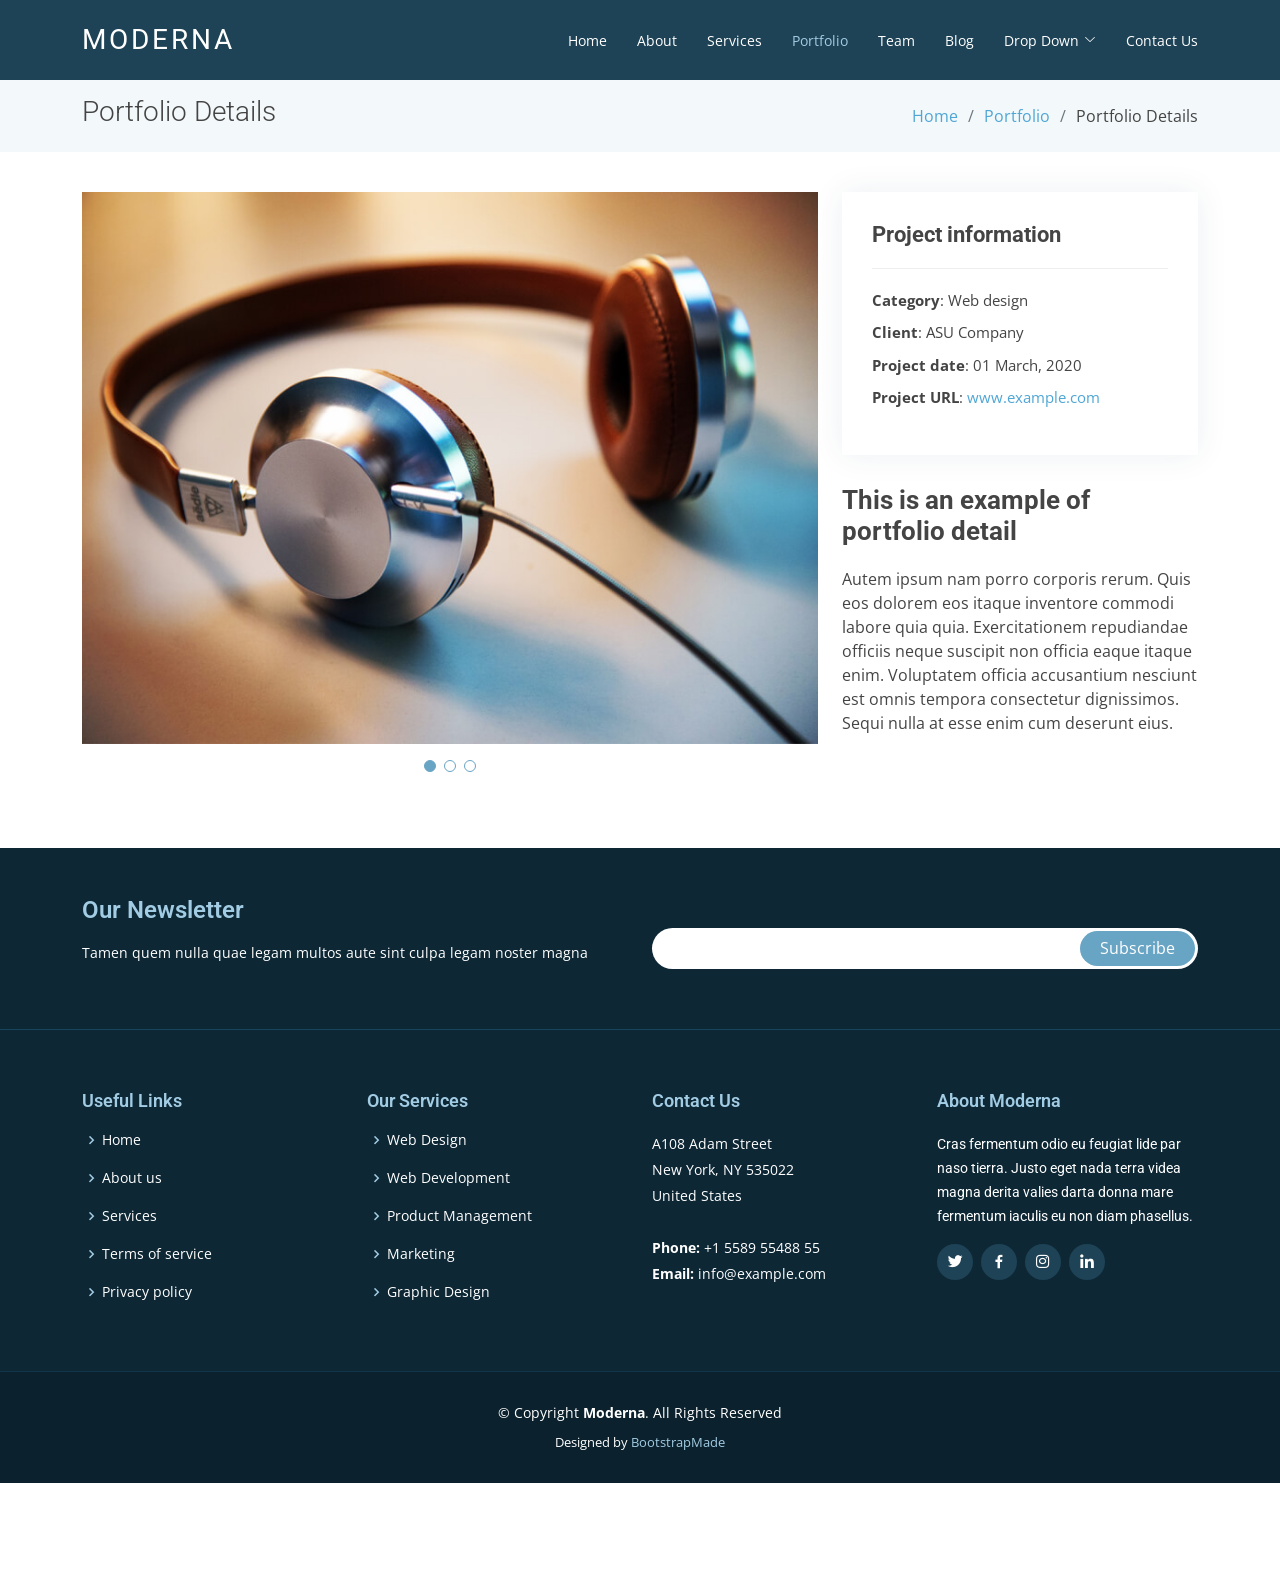
<file: portfolio-details.html>
<!DOCTYPE html>
<html lang="en">

<head>
  <meta charset="utf-8">
  <meta content="width=device-width, initial-scale=1.0" name="viewport">

  <title>Portfolio Details - Moderna Bootstrap Template</title>
  <meta content="" name="description">
  <meta content="" name="keywords">

  <!-- Favicons -->
  <link href="assets/img/favicon.png" rel="icon">
  <link href="assets/img/apple-touch-icon.png" rel="apple-touch-icon">

  <!-- Google Fonts -->
  <link href="https://fonts.googleapis.com/css?family=Open+Sans:300,300i,400,400i,600,600i,700,700i|Roboto:300,300i,400,400i,500,500i,700,700i&display=swap" rel="stylesheet">

  <!-- Vendor CSS Files -->
  <link href="assets/vendor/animate.css/animate.min.css" rel="stylesheet">
  <link href="assets/vendor/aos/aos.css" rel="stylesheet">
  <link href="assets/vendor/bootstrap/css/bootstrap.min.css" rel="stylesheet">
  <link href="assets/vendor/bootstrap-icons/bootstrap-icons.css" rel="stylesheet">
  <link href="assets/vendor/boxicons/css/boxicons.min.css" rel="stylesheet">
  <link href="assets/vendor/glightbox/css/glightbox.min.css" rel="stylesheet">
  <link href="assets/vendor/swiper/swiper-bundle.min.css" rel="stylesheet">

  <!-- Template Main CSS File -->
  <link href="assets/css/style.css" rel="stylesheet">

  <!-- =======================================================
  * Template Name: Moderna - v4.0.1
  * Template URL: https://bootstrapmade.com/free-bootstrap-template-corporate-moderna/
  * Author: BootstrapMade.com
  * License: https://bootstrapmade.com/license/
  ======================================================== -->
</head>

<body>

  <!-- ======= Header ======= -->
  <header id="header" class="fixed-top d-flex align-items-center ">
    <div class="container d-flex justify-content-between align-items-center">

      <div class="logo">
        <h1 class="text-light"><a href="index.html"><span>Moderna</span></a></h1>
        <!-- Uncomment below if you prefer to use an image logo -->
        <!-- <a href="index.html"><img src="assets/img/logo.png" alt="" class="img-fluid"></a>-->
      </div>

      <nav id="navbar" class="navbar">
        <ul>
          <li><a class="" href="index.html">Home</a></li>
          <li><a href="about.html">About</a></li>
          <li><a href="services.html">Services</a></li>
          <li><a class="active" href="portfolio.html">Portfolio</a></li>
          <li><a href="team.html">Team</a></li>
          <li><a href="blog.html">Blog</a></li>
          <li class="dropdown"><a href="#"><span>Drop Down</span> <i class="bi bi-chevron-down"></i></a>
            <ul>
              <li><a href="#">Drop Down 1</a></li>
              <li class="dropdown"><a href="#"><span>Deep Drop Down</span> <i class="bi bi-chevron-right"></i></a>
                <ul>
                  <li><a href="#">Deep Drop Down 1</a></li>
                  <li><a href="#">Deep Drop Down 2</a></li>
                  <li><a href="#">Deep Drop Down 3</a></li>
                  <li><a href="#">Deep Drop Down 4</a></li>
                  <li><a href="#">Deep Drop Down 5</a></li>
                </ul>
              </li>
              <li><a href="#">Drop Down 2</a></li>
              <li><a href="#">Drop Down 3</a></li>
              <li><a href="#">Drop Down 4</a></li>
            </ul>
          </li>
          <li><a href="contact.html">Contact Us</a></li>
        </ul>
        <i class="bi bi-list mobile-nav-toggle"></i>
      </nav><!-- .navbar -->

    </div>
  </header><!-- End Header -->

  <main id="main">

    <!-- ======= Our Portfolio Section ======= -->
    <section class="breadcrumbs">
      <div class="container">

        <div class="d-flex justify-content-between align-items-center">
          <h2>Portfolio Details</h2>
          <ol>
            <li><a href="index.html">Home</a></li>
            <li><a href="portfolio.html">Portfolio</a></li>
            <li>Portfolio Details</li>
          </ol>
        </div>

      </div>
    </section><!-- End Our Portfolio Section -->

    <!-- ======= Portfolio Details Section ======= -->
    <section id="portfolio-details" class="portfolio-details">
      <div class="container">

        <div class="row gy-4">

          <div class="col-lg-8">
            <div class="portfolio-details-slider swiper-container">
              <div class="swiper-wrapper align-items-center">

                <div class="swiper-slide">
                  <img src="assets/img/portfolio/portfolio-1.jpg" alt="">
                </div>

                <div class="swiper-slide">
                  <img src="assets/img/portfolio/portfolio-2.jpg" alt="">
                </div>

                <div class="swiper-slide">
                  <img src="assets/img/portfolio/portfolio-3.jpg" alt="">
                </div>

              </div>
              <div class="swiper-pagination"></div>
            </div>
          </div>

          <div class="col-lg-4">
            <div class="portfolio-info">
              <h3>Project information</h3>
              <ul>
                <li><strong>Category</strong>: Web design</li>
                <li><strong>Client</strong>: ASU Company</li>
                <li><strong>Project date</strong>: 01 March, 2020</li>
                <li><strong>Project URL</strong>: <a href="#">www.example.com</a></li>
              </ul>
            </div>
            <div class="portfolio-description">
              <h2>This is an example of portfolio detail</h2>
              <p>
                Autem ipsum nam porro corporis rerum. Quis eos dolorem eos itaque inventore commodi labore quia quia. Exercitationem repudiandae officiis neque suscipit non officia eaque itaque enim. Voluptatem officia accusantium nesciunt est omnis tempora consectetur dignissimos. Sequi nulla at esse enim cum deserunt eius.
              </p>
            </div>
          </div>

        </div>

      </div>
    </section><!-- End Portfolio Details Section -->

  </main><!-- End #main -->

  <!-- ======= Footer ======= -->
  <footer id="footer" data-aos="fade-up" data-aos-easing="ease-in-out" data-aos-duration="500">

    <div class="footer-newsletter">
      <div class="container">
        <div class="row">
          <div class="col-lg-6">
            <h4>Our Newsletter</h4>
            <p>Tamen quem nulla quae legam multos aute sint culpa legam noster magna</p>
          </div>
          <div class="col-lg-6">
            <form action="" method="post">
              <input type="email" name="email"><input type="submit" value="Subscribe">
            </form>
          </div>
        </div>
      </div>
    </div>

    <div class="footer-top">
      <div class="container">
        <div class="row">

          <div class="col-lg-3 col-md-6 footer-links">
            <h4>Useful Links</h4>
            <ul>
              <li><i class="bx bx-chevron-right"></i> <a href="#">Home</a></li>
              <li><i class="bx bx-chevron-right"></i> <a href="#">About us</a></li>
              <li><i class="bx bx-chevron-right"></i> <a href="#">Services</a></li>
              <li><i class="bx bx-chevron-right"></i> <a href="#">Terms of service</a></li>
              <li><i class="bx bx-chevron-right"></i> <a href="#">Privacy policy</a></li>
            </ul>
          </div>

          <div class="col-lg-3 col-md-6 footer-links">
            <h4>Our Services</h4>
            <ul>
              <li><i class="bx bx-chevron-right"></i> <a href="#">Web Design</a></li>
              <li><i class="bx bx-chevron-right"></i> <a href="#">Web Development</a></li>
              <li><i class="bx bx-chevron-right"></i> <a href="#">Product Management</a></li>
              <li><i class="bx bx-chevron-right"></i> <a href="#">Marketing</a></li>
              <li><i class="bx bx-chevron-right"></i> <a href="#">Graphic Design</a></li>
            </ul>
          </div>

          <div class="col-lg-3 col-md-6 footer-contact">
            <h4>Contact Us</h4>
            <p>
              A108 Adam Street <br>
              New York, NY 535022<br>
              United States <br><br>
              <strong>Phone:</strong> +1 5589 55488 55<br>
              <strong>Email:</strong> info@example.com<br>
            </p>

          </div>

          <div class="col-lg-3 col-md-6 footer-info">
            <h3>About Moderna</h3>
            <p>Cras fermentum odio eu feugiat lide par naso tierra. Justo eget nada terra videa magna derita valies darta donna mare fermentum iaculis eu non diam phasellus.</p>
            <div class="social-links mt-3">
              <a href="#" class="twitter"><i class="bx bxl-twitter"></i></a>
              <a href="#" class="facebook"><i class="bx bxl-facebook"></i></a>
              <a href="#" class="instagram"><i class="bx bxl-instagram"></i></a>
              <a href="#" class="linkedin"><i class="bx bxl-linkedin"></i></a>
            </div>
          </div>

        </div>
      </div>
    </div>

    <div class="container">
      <div class="copyright">
        &copy; Copyright <strong><span>Moderna</span></strong>. All Rights Reserved
      </div>
      <div class="credits">
        <!-- All the links in the footer should remain intact. -->
        <!-- You can delete the links only if you purchased the pro version. -->
        <!-- Licensing information: https://bootstrapmade.com/license/ -->
        <!-- Purchase the pro version with working PHP/AJAX contact form: https://bootstrapmade.com/free-bootstrap-template-corporate-moderna/ -->
        Designed by <a href="https://bootstrapmade.com/">BootstrapMade</a>
      </div>
    </div>
  </footer><!-- End Footer -->

  <a href="#" class="back-to-top d-flex align-items-center justify-content-center"><i class="bi bi-arrow-up-short"></i></a>

  <!-- Vendor JS Files -->
  <script src="assets/vendor/aos/aos.js"></script>
  <script src="assets/vendor/bootstrap/js/bootstrap.bundle.min.js"></script>
  <script src="assets/vendor/glightbox/js/glightbox.min.js"></script>
  <script src="assets/vendor/isotope-layout/isotope.pkgd.min.js"></script>
  <script src="assets/vendor/php-email-form/validate.js"></script>
  <script src="assets/vendor/purecounter/purecounter.js"></script>
  <script src="assets/vendor/swiper/swiper-bundle.min.js"></script>
  <script src="assets/vendor/waypoints/noframework.waypoints.js"></script>

  <!-- Template Main JS File -->
  <script src="assets/js/main.js"></script>

</body>

</html>
</file>
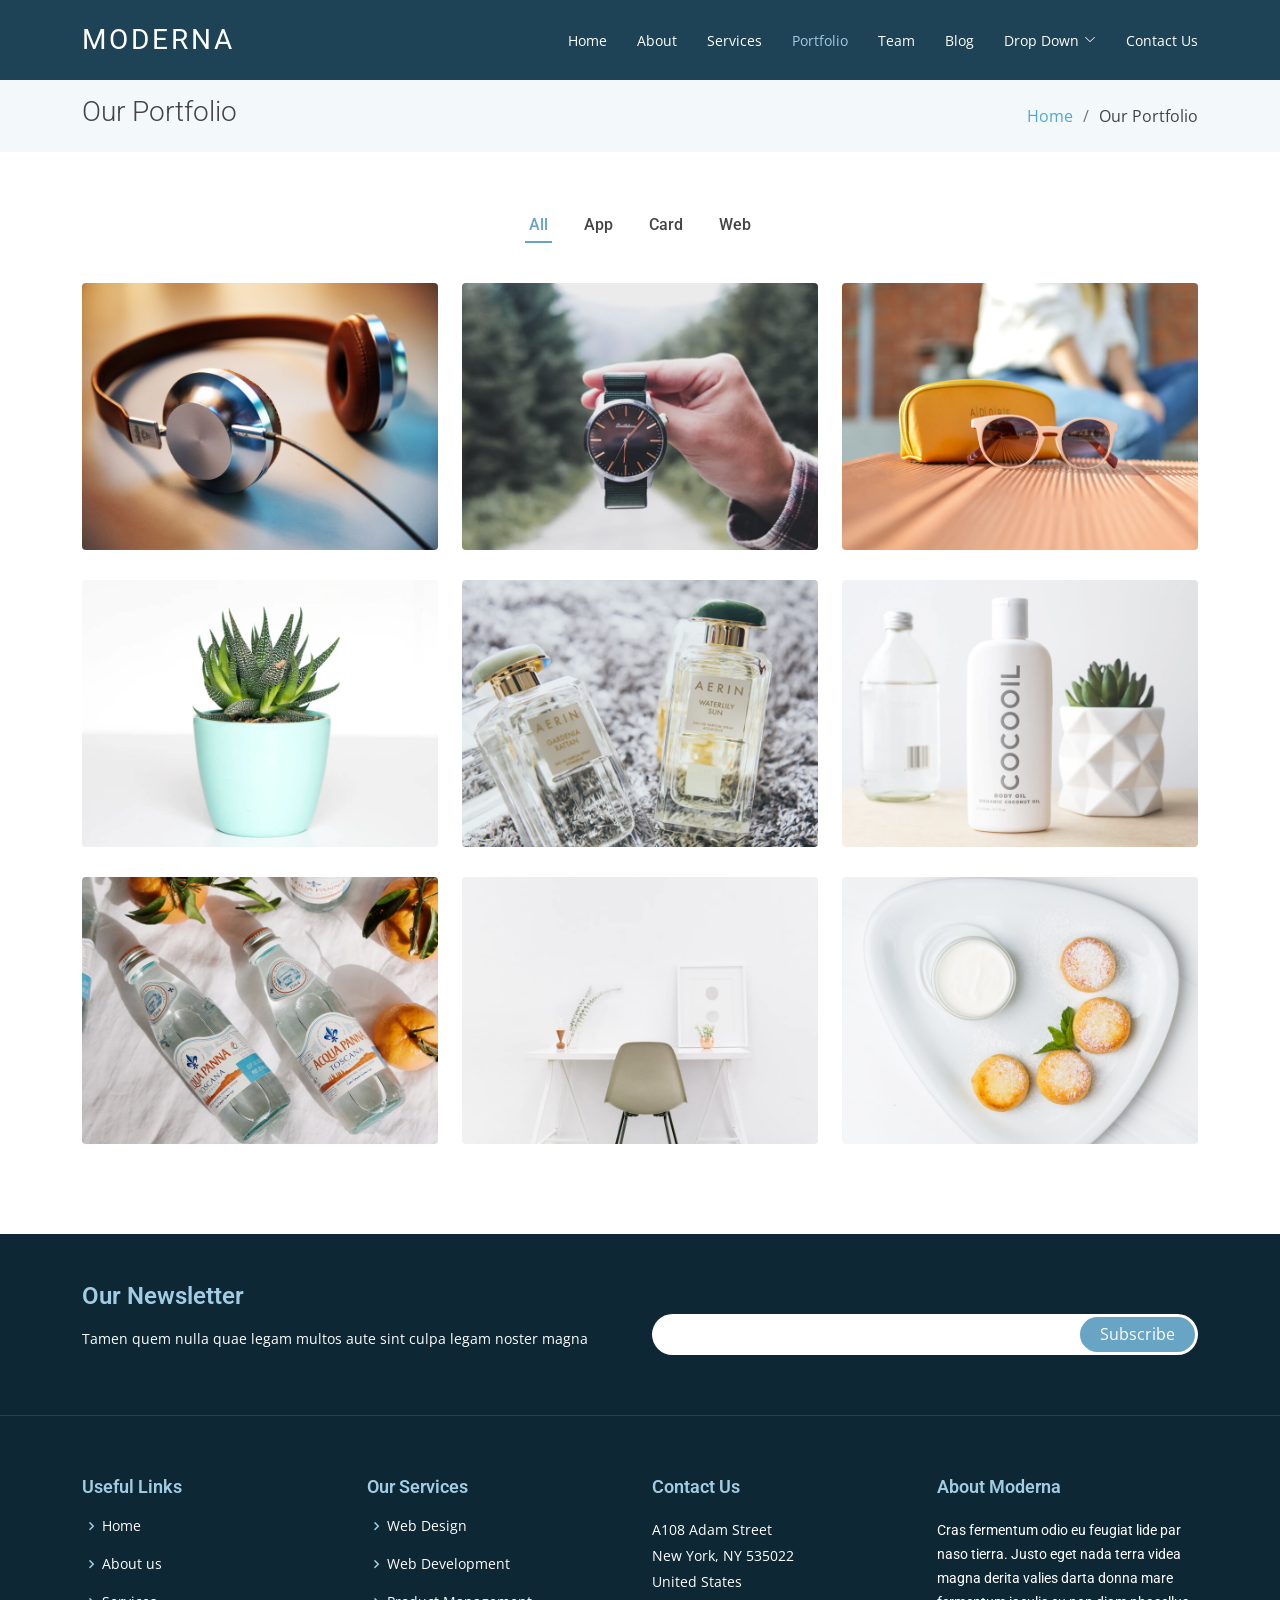
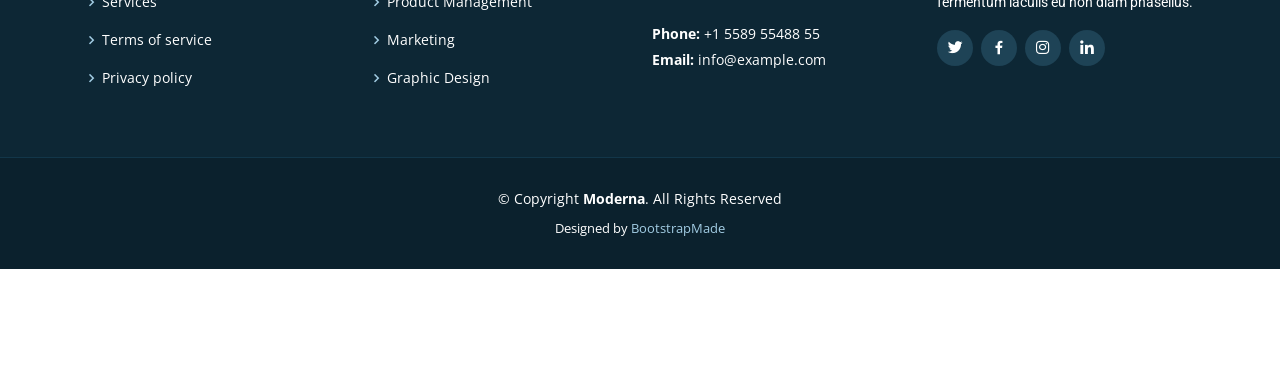
<file: portfolio.html>
<!DOCTYPE html>
<html lang="en">

<head>
  <meta charset="utf-8">
  <meta content="width=device-width, initial-scale=1.0" name="viewport">

  <title>Portfolio - Moderna Bootstrap Template</title>
  <meta content="" name="description">
  <meta content="" name="keywords">

  <!-- Favicons -->
  <link href="assets/img/favicon.png" rel="icon">
  <link href="assets/img/apple-touch-icon.png" rel="apple-touch-icon">

  <!-- Google Fonts -->
  <link href="https://fonts.googleapis.com/css?family=Open+Sans:300,300i,400,400i,600,600i,700,700i|Roboto:300,300i,400,400i,500,500i,700,700i&display=swap" rel="stylesheet">

  <!-- Vendor CSS Files -->
  <link href="assets/vendor/animate.css/animate.min.css" rel="stylesheet">
  <link href="assets/vendor/aos/aos.css" rel="stylesheet">
  <link href="assets/vendor/bootstrap/css/bootstrap.min.css" rel="stylesheet">
  <link href="assets/vendor/bootstrap-icons/bootstrap-icons.css" rel="stylesheet">
  <link href="assets/vendor/boxicons/css/boxicons.min.css" rel="stylesheet">
  <link href="assets/vendor/glightbox/css/glightbox.min.css" rel="stylesheet">
  <link href="assets/vendor/swiper/swiper-bundle.min.css" rel="stylesheet">

  <!-- Template Main CSS File -->
  <link href="assets/css/style.css" rel="stylesheet">

  <!-- =======================================================
  * Template Name: Moderna - v4.0.1
  * Template URL: https://bootstrapmade.com/free-bootstrap-template-corporate-moderna/
  * Author: BootstrapMade.com
  * License: https://bootstrapmade.com/license/
  ======================================================== -->
</head>

<body>

  <!-- ======= Header ======= -->
  <header id="header" class="fixed-top d-flex align-items-center ">
    <div class="container d-flex justify-content-between align-items-center">

      <div class="logo">
        <h1 class="text-light"><a href="index.html"><span>Moderna</span></a></h1>
        <!-- Uncomment below if you prefer to use an image logo -->
        <!-- <a href="index.html"><img src="assets/img/logo.png" alt="" class="img-fluid"></a>-->
      </div>

      <nav id="navbar" class="navbar">
        <ul>
          <li><a class="" href="index.html">Home</a></li>
          <li><a href="about.html">About</a></li>
          <li><a href="services.html">Services</a></li>
          <li><a class="active" href="portfolio.html">Portfolio</a></li>
          <li><a href="team.html">Team</a></li>
          <li><a href="blog.html">Blog</a></li>
          <li class="dropdown"><a href="#"><span>Drop Down</span> <i class="bi bi-chevron-down"></i></a>
            <ul>
              <li><a href="#">Drop Down 1</a></li>
              <li class="dropdown"><a href="#"><span>Deep Drop Down</span> <i class="bi bi-chevron-right"></i></a>
                <ul>
                  <li><a href="#">Deep Drop Down 1</a></li>
                  <li><a href="#">Deep Drop Down 2</a></li>
                  <li><a href="#">Deep Drop Down 3</a></li>
                  <li><a href="#">Deep Drop Down 4</a></li>
                  <li><a href="#">Deep Drop Down 5</a></li>
                </ul>
              </li>
              <li><a href="#">Drop Down 2</a></li>
              <li><a href="#">Drop Down 3</a></li>
              <li><a href="#">Drop Down 4</a></li>
            </ul>
          </li>
          <li><a href="contact.html">Contact Us</a></li>
        </ul>
        <i class="bi bi-list mobile-nav-toggle"></i>
      </nav><!-- .navbar -->

    </div>
  </header><!-- End Header -->

  <main id="main">

    <!-- ======= Our Portfolio Section ======= -->
    <section class="breadcrumbs">
      <div class="container">

        <div class="d-flex justify-content-between align-items-center">
          <h2>Our Portfolio</h2>
          <ol>
            <li><a href="index.html">Home</a></li>
            <li>Our Portfolio</li>
          </ol>
        </div>

      </div>
    </section><!-- End Our Portfolio Section -->

    <!-- ======= Portfolio Section ======= -->
    <section class="portfolio">
      <div class="container">

        <div class="row">
          <div class="col-lg-12">
            <ul id="portfolio-flters">
              <li data-filter="*" class="filter-active">All</li>
              <li data-filter=".filter-app">App</li>
              <li data-filter=".filter-card">Card</li>
              <li data-filter=".filter-web">Web</li>
            </ul>
          </div>
        </div>

        <div class="row portfolio-container" data-aos="fade-up" data-aos-easing="ease-in-out" data-aos-duration="500">

          <div class="col-lg-4 col-md-6 portfolio-wrap filter-app">
            <div class="portfolio-item">
              <img src="assets/img/portfolio/portfolio-1.jpg" class="img-fluid" alt="">
              <div class="portfolio-info">
                <h3>App 1</h3>
                <div>
                  <a href="assets/img/portfolio/portfolio-1.jpg" data-galleryery="portfolioGallery" class="portfolio-lightbox" title="App 1"><i class="bx bx-plus"></i></a>
                  <a href="portfolio-details.html" title="Portfolio Details"><i class="bx bx-link"></i></a>
                </div>
              </div>
            </div>
          </div>

          <div class="col-lg-4 col-md-6 portfolio-wrap filter-web">
            <div class="portfolio-item">
              <img src="assets/img/portfolio/portfolio-2.jpg" class="img-fluid" alt="">
              <div class="portfolio-info">
                <h3>Web 3</h3>
                <div>
                  <a href="assets/img/portfolio/portfolio-2.jpg" data-galleryery="portfolioGallery" class="portfolio-lightbox" title="Web 3"><i class="bx bx-plus"></i></a>
                  <a href="portfolio-details.html" title="Portfolio Details"><i class="bx bx-link"></i></a>
                </div>
              </div>
            </div>
          </div>

          <div class="col-lg-4 col-md-6 portfolio-wrap filter-app">
            <div class="portfolio-item">
              <img src="assets/img/portfolio/portfolio-3.jpg" class="img-fluid" alt="">
              <div class="portfolio-info">
                <h3>App 2</h3>
                <div>
                  <a href="assets/img/portfolio/portfolio-3.jpg" data-galleryery="portfolioGallery" class="portfolio-lightbox" title="App 2"><i class="bx bx-plus"></i></a>
                  <a href="portfolio-details.html" title="Portfolio Details"><i class="bx bx-link"></i></a>
                </div>
              </div>
            </div>
          </div>

          <div class="col-lg-4 col-md-6 portfolio-wrap filter-card">
            <div class="portfolio-item">
              <img src="assets/img/portfolio/portfolio-4.jpg" class="img-fluid" alt="">
              <div class="portfolio-info">
                <h3>Card 2</h3>
                <div>
                  <a href="assets/img/portfolio/portfolio-4.jpg" data-galleryery="portfolioGallery" class="portfolio-lightbox" title="Card 2"><i class="bx bx-plus"></i></a>
                  <a href="portfolio-details.html" title="Portfolio Details"><i class="bx bx-link"></i></a>
                </div>
              </div>
            </div>
          </div>

          <div class="col-lg-4 col-md-6 portfolio-wrap filter-web">
            <div class="portfolio-item">
              <img src="assets/img/portfolio/portfolio-5.jpg" class="img-fluid" alt="">
              <div class="portfolio-info">
                <h3>Web 2</h3>
                <div>
                  <a href="assets/img/portfolio/portfolio-5.jpg" data-galleryery="portfolioGallery" class="portfolio-lightbox" title="Web 2"><i class="bx bx-plus"></i></a>
                  <a href="portfolio-details.html" title="Portfolio Details"><i class="bx bx-link"></i></a>
                </div>
              </div>
            </div>
          </div>

          <div class="col-lg-4 col-md-6 portfolio-wrap filter-app">
            <div class="portfolio-item">
              <img src="assets/img/portfolio/portfolio-6.jpg" class="img-fluid" alt="">
              <div class="portfolio-info">
                <h3>App 3</h3>
                <div>
                  <a href="assets/img/portfolio/portfolio-6.jpg" data-galleryery="portfolioGallery" class="portfolio-lightbox" title="App 3"><i class="bx bx-plus"></i></a>
                  <a href="portfolio-details.html" title="Portfolio Details"><i class="bx bx-link"></i></a>
                </div>
              </div>
            </div>
          </div>

          <div class="col-lg-4 col-md-6 portfolio-wrap filter-card">
            <div class="portfolio-item">
              <img src="assets/img/portfolio/portfolio-7.jpg" class="img-fluid" alt="">
              <div class="portfolio-info">
                <h3>Card 1</h3>
                <div>
                  <a href="assets/img/portfolio/portfolio-7.jpg" data-galleryery="portfolioGallery" class="portfolio-lightbox" title="Card 1"><i class="bx bx-plus"></i></a>
                  <a href="portfolio-details.html" title="Portfolio Details"><i class="bx bx-link"></i></a>
                </div>
              </div>
            </div>
          </div>

          <div class="col-lg-4 col-md-6 portfolio-wrap filter-card">
            <div class="portfolio-item">
              <img src="assets/img/portfolio/portfolio-8.jpg" class="img-fluid" alt="">
              <div class="portfolio-info">
                <h3>Card 3</h3>
                <div>
                  <a href="assets/img/portfolio/portfolio-8.jpg" data-galleryery="portfolioGallery" class="portfolio-lightbox" title="Card 3"><i class="bx bx-plus"></i></a>
                  <a href="portfolio-details.html" title="Portfolio Details"><i class="bx bx-link"></i></a>
                </div>
              </div>
            </div>
          </div>

          <div class="col-lg-4 col-md-6 portfolio-wrap filter-web">
            <div class="portfolio-item">
              <img src="assets/img/portfolio/portfolio-9.jpg" class="img-fluid" alt="">
              <div class="portfolio-info">
                <h3>Web 1</h3>
                <div>
                  <a href="assets/img/portfolio/portfolio-9.jpg" data-galleryery="portfolioGallery" class="portfolio-lightbox" title="Web 1"><i class="bx bx-plus"></i></a>
                  <a href="portfolio-details.html" title="Portfolio Details"><i class="bx bx-link"></i></a>
                </div>
              </div>
            </div>
          </div>

        </div>

      </div>
    </section><!-- End Portfolio Section -->

  </main><!-- End #main -->

  <!-- ======= Footer ======= -->
  <footer id="footer" data-aos="fade-up" data-aos-easing="ease-in-out" data-aos-duration="500">

    <div class="footer-newsletter">
      <div class="container">
        <div class="row">
          <div class="col-lg-6">
            <h4>Our Newsletter</h4>
            <p>Tamen quem nulla quae legam multos aute sint culpa legam noster magna</p>
          </div>
          <div class="col-lg-6">
            <form action="" method="post">
              <input type="email" name="email"><input type="submit" value="Subscribe">
            </form>
          </div>
        </div>
      </div>
    </div>

    <div class="footer-top">
      <div class="container">
        <div class="row">

          <div class="col-lg-3 col-md-6 footer-links">
            <h4>Useful Links</h4>
            <ul>
              <li><i class="bx bx-chevron-right"></i> <a href="#">Home</a></li>
              <li><i class="bx bx-chevron-right"></i> <a href="#">About us</a></li>
              <li><i class="bx bx-chevron-right"></i> <a href="#">Services</a></li>
              <li><i class="bx bx-chevron-right"></i> <a href="#">Terms of service</a></li>
              <li><i class="bx bx-chevron-right"></i> <a href="#">Privacy policy</a></li>
            </ul>
          </div>

          <div class="col-lg-3 col-md-6 footer-links">
            <h4>Our Services</h4>
            <ul>
              <li><i class="bx bx-chevron-right"></i> <a href="#">Web Design</a></li>
              <li><i class="bx bx-chevron-right"></i> <a href="#">Web Development</a></li>
              <li><i class="bx bx-chevron-right"></i> <a href="#">Product Management</a></li>
              <li><i class="bx bx-chevron-right"></i> <a href="#">Marketing</a></li>
              <li><i class="bx bx-chevron-right"></i> <a href="#">Graphic Design</a></li>
            </ul>
          </div>

          <div class="col-lg-3 col-md-6 footer-contact">
            <h4>Contact Us</h4>
            <p>
              A108 Adam Street <br>
              New York, NY 535022<br>
              United States <br><br>
              <strong>Phone:</strong> +1 5589 55488 55<br>
              <strong>Email:</strong> info@example.com<br>
            </p>

          </div>

          <div class="col-lg-3 col-md-6 footer-info">
            <h3>About Moderna</h3>
            <p>Cras fermentum odio eu feugiat lide par naso tierra. Justo eget nada terra videa magna derita valies darta donna mare fermentum iaculis eu non diam phasellus.</p>
            <div class="social-links mt-3">
              <a href="#" class="twitter"><i class="bx bxl-twitter"></i></a>
              <a href="#" class="facebook"><i class="bx bxl-facebook"></i></a>
              <a href="#" class="instagram"><i class="bx bxl-instagram"></i></a>
              <a href="#" class="linkedin"><i class="bx bxl-linkedin"></i></a>
            </div>
          </div>

        </div>
      </div>
    </div>

    <div class="container">
      <div class="copyright">
        &copy; Copyright <strong><span>Moderna</span></strong>. All Rights Reserved
      </div>
      <div class="credits">
        <!-- All the links in the footer should remain intact. -->
        <!-- You can delete the links only if you purchased the pro version. -->
        <!-- Licensing information: https://bootstrapmade.com/license/ -->
        <!-- Purchase the pro version with working PHP/AJAX contact form: https://bootstrapmade.com/free-bootstrap-template-corporate-moderna/ -->
        Designed by <a href="https://bootstrapmade.com/">BootstrapMade</a>
      </div>
    </div>
  </footer><!-- End Footer -->

  <a href="#" class="back-to-top d-flex align-items-center justify-content-center"><i class="bi bi-arrow-up-short"></i></a>

  <!-- Vendor JS Files -->
  <script src="assets/vendor/aos/aos.js"></script>
  <script src="assets/vendor/bootstrap/js/bootstrap.bundle.min.js"></script>
  <script src="assets/vendor/glightbox/js/glightbox.min.js"></script>
  <script src="assets/vendor/isotope-layout/isotope.pkgd.min.js"></script>
  <script src="assets/vendor/php-email-form/validate.js"></script>
  <script src="assets/vendor/purecounter/purecounter.js"></script>
  <script src="assets/vendor/swiper/swiper-bundle.min.js"></script>
  <script src="assets/vendor/waypoints/noframework.waypoints.js"></script>

  <!-- Template Main JS File -->
  <script src="assets/js/main.js"></script>

</body>

</html>
</file>
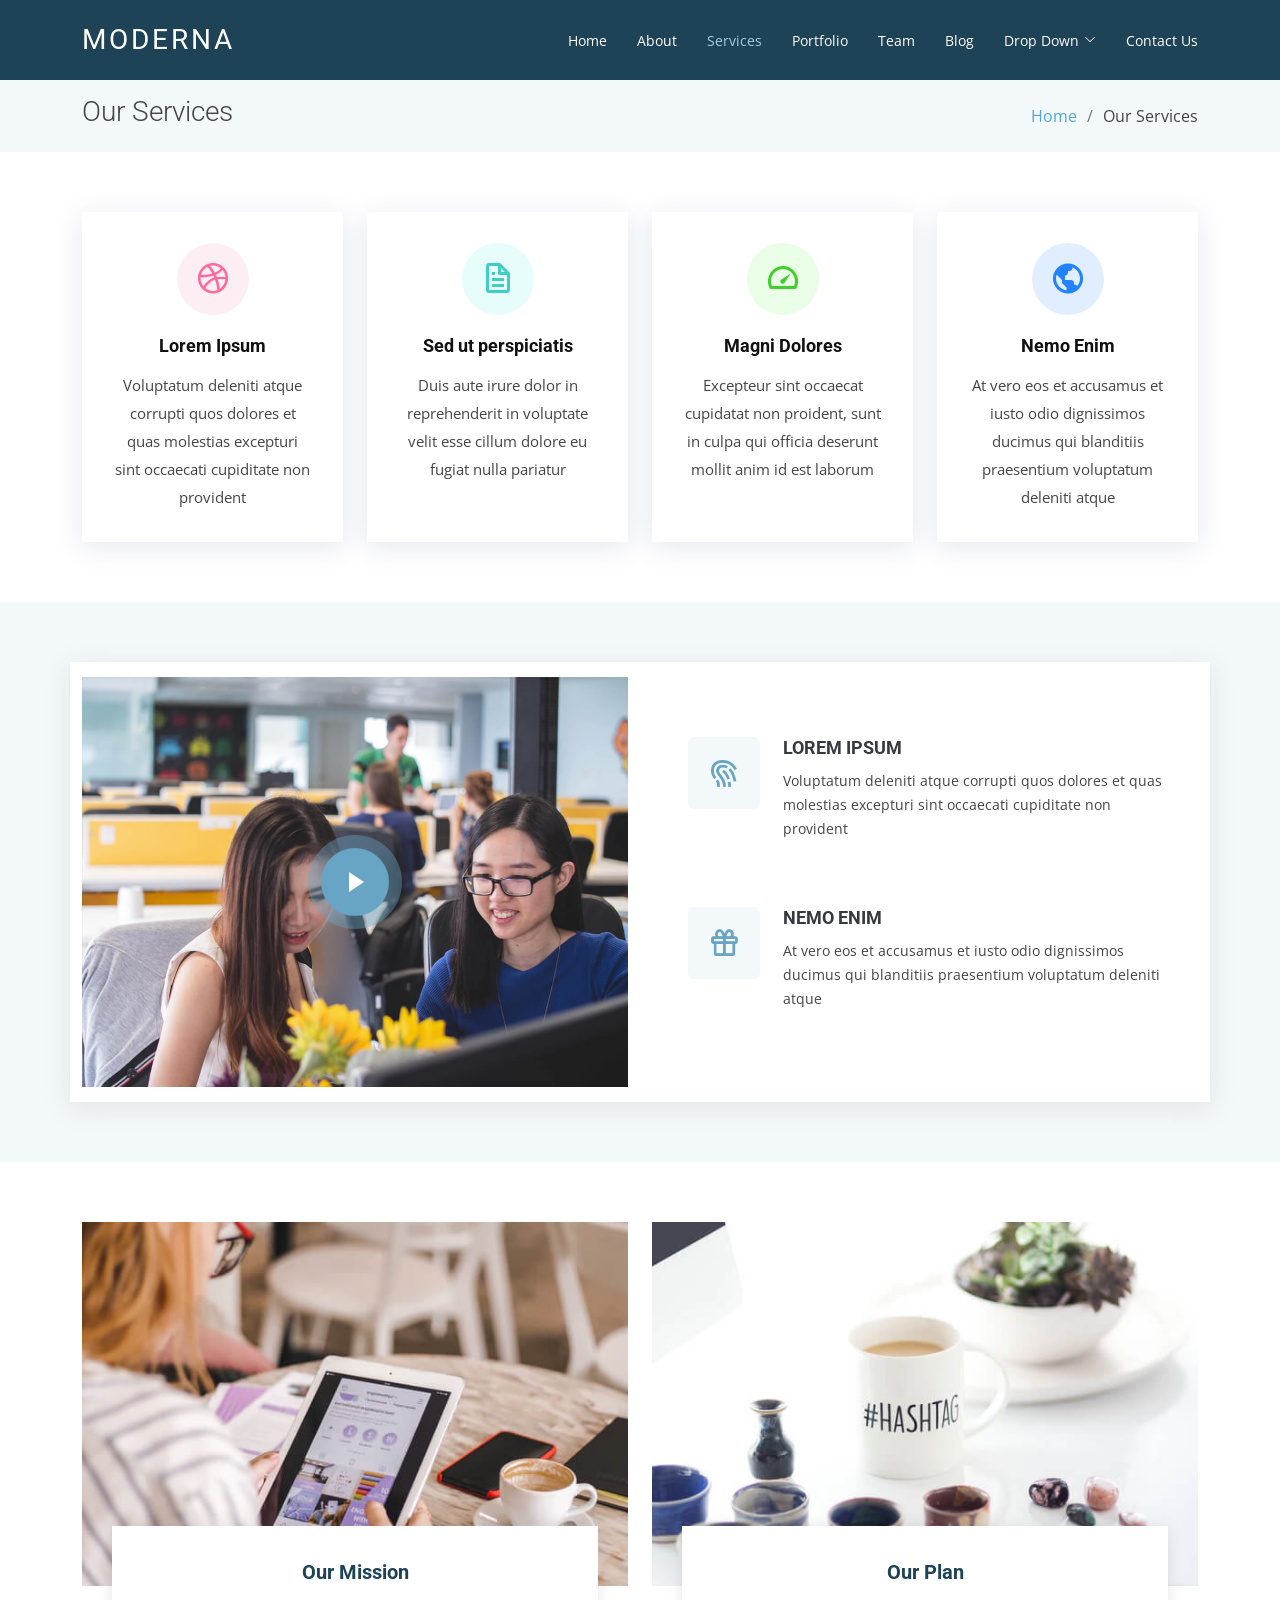
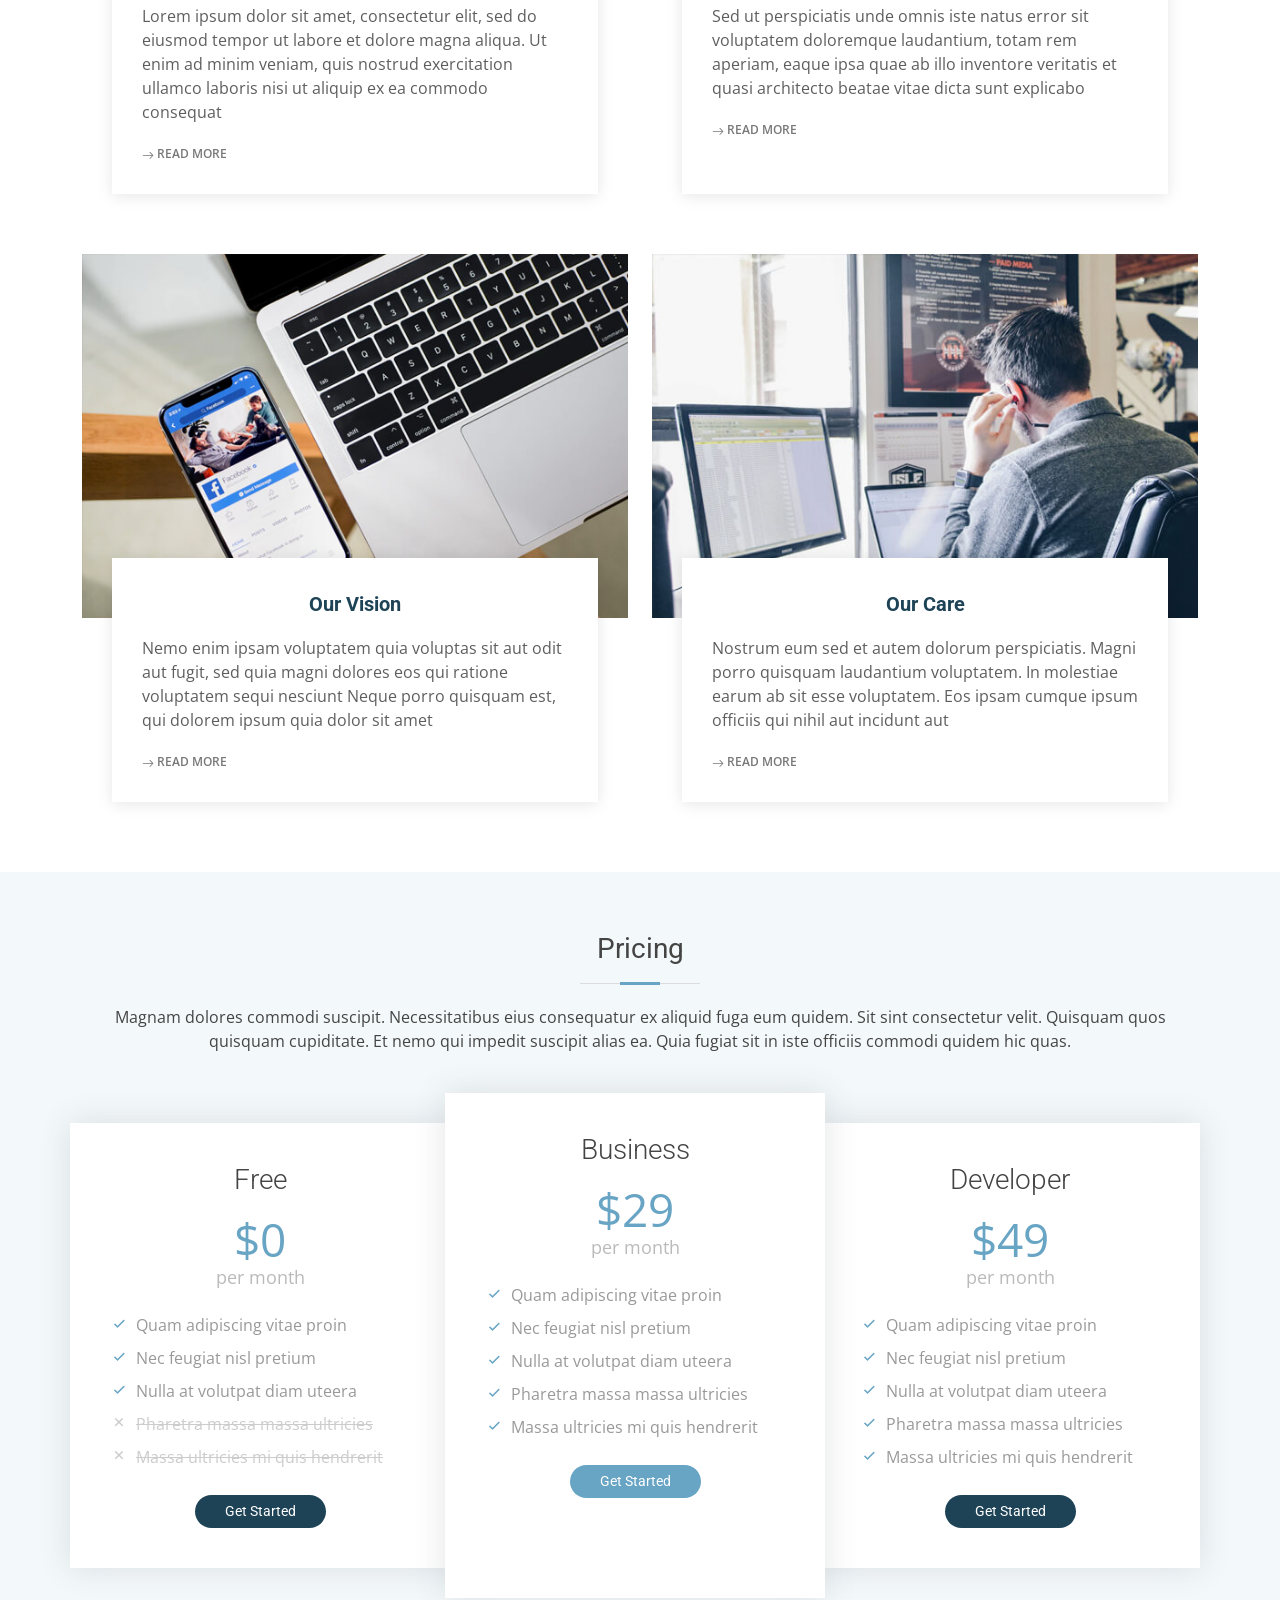
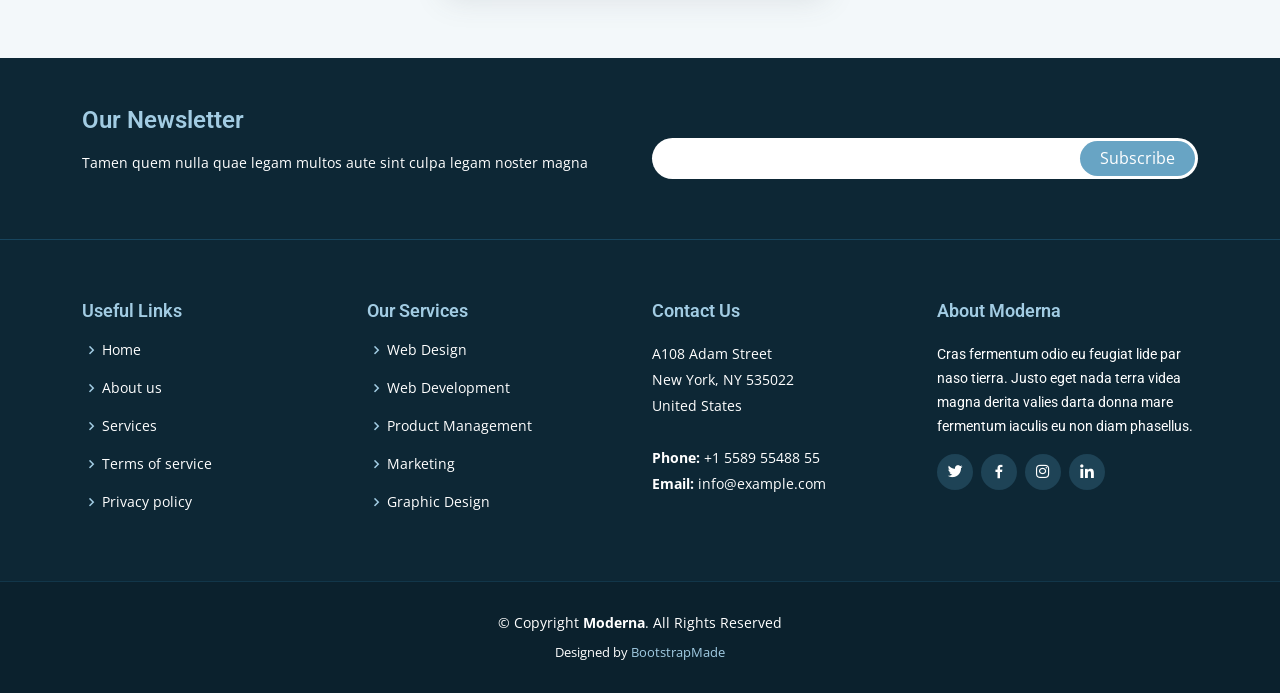
<file: services.html>
<!DOCTYPE html>
<html lang="en">

<head>
  <meta charset="utf-8">
  <meta content="width=device-width, initial-scale=1.0" name="viewport">

  <title>Services - Moderna Bootstrap Template</title>
  <meta content="" name="description">
  <meta content="" name="keywords">

  <!-- Favicons -->
  <link href="assets/img/favicon.png" rel="icon">
  <link href="assets/img/apple-touch-icon.png" rel="apple-touch-icon">

  <!-- Google Fonts -->
  <link href="https://fonts.googleapis.com/css?family=Open+Sans:300,300i,400,400i,600,600i,700,700i|Roboto:300,300i,400,400i,500,500i,700,700i&display=swap" rel="stylesheet">

  <!-- Vendor CSS Files -->
  <link href="assets/vendor/animate.css/animate.min.css" rel="stylesheet">
  <link href="assets/vendor/aos/aos.css" rel="stylesheet">
  <link href="assets/vendor/bootstrap/css/bootstrap.min.css" rel="stylesheet">
  <link href="assets/vendor/bootstrap-icons/bootstrap-icons.css" rel="stylesheet">
  <link href="assets/vendor/boxicons/css/boxicons.min.css" rel="stylesheet">
  <link href="assets/vendor/glightbox/css/glightbox.min.css" rel="stylesheet">
  <link href="assets/vendor/swiper/swiper-bundle.min.css" rel="stylesheet">

  <!-- Template Main CSS File -->
  <link href="assets/css/style.css" rel="stylesheet">

  <!-- =======================================================
  * Template Name: Moderna - v4.0.1
  * Template URL: https://bootstrapmade.com/free-bootstrap-template-corporate-moderna/
  * Author: BootstrapMade.com
  * License: https://bootstrapmade.com/license/
  ======================================================== -->
</head>

<body>

  <!-- ======= Header ======= -->
  <header id="header" class="fixed-top d-flex align-items-center ">
    <div class="container d-flex justify-content-between align-items-center">

      <div class="logo">
        <h1 class="text-light"><a href="index.html"><span>Moderna</span></a></h1>
        <!-- Uncomment below if you prefer to use an image logo -->
        <!-- <a href="index.html"><img src="assets/img/logo.png" alt="" class="img-fluid"></a>-->
      </div>

      <nav id="navbar" class="navbar">
        <ul>
          <li><a class="" href="index.html">Home</a></li>
          <li><a href="about.html">About</a></li>
          <li><a class="active" href="services.html">Services</a></li>
          <li><a href="portfolio.html">Portfolio</a></li>
          <li><a href="team.html">Team</a></li>
          <li><a href="blog.html">Blog</a></li>
          <li class="dropdown"><a href="#"><span>Drop Down</span> <i class="bi bi-chevron-down"></i></a>
            <ul>
              <li><a href="#">Drop Down 1</a></li>
              <li class="dropdown"><a href="#"><span>Deep Drop Down</span> <i class="bi bi-chevron-right"></i></a>
                <ul>
                  <li><a href="#">Deep Drop Down 1</a></li>
                  <li><a href="#">Deep Drop Down 2</a></li>
                  <li><a href="#">Deep Drop Down 3</a></li>
                  <li><a href="#">Deep Drop Down 4</a></li>
                  <li><a href="#">Deep Drop Down 5</a></li>
                </ul>
              </li>
              <li><a href="#">Drop Down 2</a></li>
              <li><a href="#">Drop Down 3</a></li>
              <li><a href="#">Drop Down 4</a></li>
            </ul>
          </li>
          <li><a href="contact.html">Contact Us</a></li>
        </ul>
        <i class="bi bi-list mobile-nav-toggle"></i>
      </nav><!-- .navbar -->

    </div>
  </header><!-- End Header -->

  <main id="main">

    <!-- ======= Our Services Section ======= -->
    <section class="breadcrumbs">
      <div class="container">

        <div class="d-flex justify-content-between align-items-center">
          <h2>Our Services</h2>
          <ol>
            <li><a href="index.html">Home</a></li>
            <li>Our Services</li>
          </ol>
        </div>

      </div>
    </section><!-- End Our Services Section -->

    <!-- ======= Services Section ======= -->
    <section class="services">
      <div class="container">

        <div class="row">
          <div class="col-md-6 col-lg-3 d-flex align-items-stretch" data-aos="fade-up">
            <div class="icon-box icon-box-pink">
              <div class="icon"><i class="bx bxl-dribbble"></i></div>
              <h4 class="title"><a href="">Lorem Ipsum</a></h4>
              <p class="description">Voluptatum deleniti atque corrupti quos dolores et quas molestias excepturi sint occaecati cupiditate non provident</p>
            </div>
          </div>

          <div class="col-md-6 col-lg-3 d-flex align-items-stretch" data-aos="fade-up" data-aos-delay="100">
            <div class="icon-box icon-box-cyan">
              <div class="icon"><i class="bx bx-file"></i></div>
              <h4 class="title"><a href="">Sed ut perspiciatis</a></h4>
              <p class="description">Duis aute irure dolor in reprehenderit in voluptate velit esse cillum dolore eu fugiat nulla pariatur</p>
            </div>
          </div>

          <div class="col-md-6 col-lg-3 d-flex align-items-stretch" data-aos="fade-up" data-aos-delay="200">
            <div class="icon-box icon-box-green">
              <div class="icon"><i class="bx bx-tachometer"></i></div>
              <h4 class="title"><a href="">Magni Dolores</a></h4>
              <p class="description">Excepteur sint occaecat cupidatat non proident, sunt in culpa qui officia deserunt mollit anim id est laborum</p>
            </div>
          </div>

          <div class="col-md-6 col-lg-3 d-flex align-items-stretch" data-aos="fade-up" data-aos-delay="200">
            <div class="icon-box icon-box-blue">
              <div class="icon"><i class="bx bx-world"></i></div>
              <h4 class="title"><a href="">Nemo Enim</a></h4>
              <p class="description">At vero eos et accusamus et iusto odio dignissimos ducimus qui blanditiis praesentium voluptatum deleniti atque</p>
            </div>
          </div>

        </div>

      </div>
    </section><!-- End Services Section -->

    <!-- ======= Why Us Section ======= -->
    <section class="why-us section-bg" data-aos="fade-up" date-aos-delay="200">
      <div class="container">

        <div class="row">
          <div class="col-lg-6 video-box">
            <img src="assets/img/why-us.jpg" class="img-fluid" alt="">
            <a href="https://www.youtube.com/watch?v=jDDaplaOz7Q" class="venobox play-btn mb-4" data-vbtype="video" data-autoplay="true"></a>
          </div>

          <div class="col-lg-6 d-flex flex-column justify-content-center p-5">

            <div class="icon-box">
              <div class="icon"><i class="bx bx-fingerprint"></i></div>
              <h4 class="title"><a href="">Lorem Ipsum</a></h4>
              <p class="description">Voluptatum deleniti atque corrupti quos dolores et quas molestias excepturi sint occaecati cupiditate non provident</p>
            </div>

            <div class="icon-box">
              <div class="icon"><i class="bx bx-gift"></i></div>
              <h4 class="title"><a href="">Nemo Enim</a></h4>
              <p class="description">At vero eos et accusamus et iusto odio dignissimos ducimus qui blanditiis praesentium voluptatum deleniti atque</p>
            </div>

          </div>
        </div>

      </div>
    </section><!-- End Why Us Section -->

    <!-- ======= Service Details Section ======= -->
    <section class="service-details">
      <div class="container">

        <div class="row">
          <div class="col-md-6 d-flex align-items-stretch" data-aos="fade-up">
            <div class="card">
              <div class="card-img">
                <img src="assets/img/service-details-1.jpg" alt="...">
              </div>
              <div class="card-body">
                <h5 class="card-title"><a href="#">Our Mission</a></h5>
                <p class="card-text">Lorem ipsum dolor sit amet, consectetur elit, sed do eiusmod tempor ut labore et dolore magna aliqua. Ut enim ad minim veniam, quis nostrud exercitation ullamco laboris nisi ut aliquip ex ea commodo consequat</p>
                <div class="read-more"><a href="#"><i class="bi bi-arrow-right"></i> Read More</a></div>
              </div>
            </div>
          </div>
          <div class="col-md-6 d-flex align-items-stretch" data-aos="fade-up">
            <div class="card">
              <div class="card-img">
                <img src="assets/img/service-details-2.jpg" alt="...">
              </div>
              <div class="card-body">
                <h5 class="card-title"><a href="#">Our Plan</a></h5>
                <p class="card-text">Sed ut perspiciatis unde omnis iste natus error sit voluptatem doloremque laudantium, totam rem aperiam, eaque ipsa quae ab illo inventore veritatis et quasi architecto beatae vitae dicta sunt explicabo</p>
                <div class="read-more"><a href="#"><i class="bi bi-arrow-right"></i> Read More</a></div>
              </div>
            </div>

          </div>
          <div class="col-md-6 d-flex align-items-stretch" data-aos="fade-up">
            <div class="card">
              <div class="card-img">
                <img src="assets/img/service-details-3.jpg" alt="...">
              </div>
              <div class="card-body">
                <h5 class="card-title"><a href="#">Our Vision</a></h5>
                <p class="card-text">Nemo enim ipsam voluptatem quia voluptas sit aut odit aut fugit, sed quia magni dolores eos qui ratione voluptatem sequi nesciunt Neque porro quisquam est, qui dolorem ipsum quia dolor sit amet</p>
                <div class="read-more"><a href="#"><i class="bi bi-arrow-right"></i> Read More</a></div>
              </div>
            </div>
          </div>
          <div class="col-md-6 d-flex align-items-stretch" data-aos="fade-up">
            <div class="card">
              <div class="card-img">
                <img src="assets/img/service-details-4.jpg" alt="...">
              </div>
              <div class="card-body">
                <h5 class="card-title"><a href="#">Our Care</a></h5>
                <p class="card-text">Nostrum eum sed et autem dolorum perspiciatis. Magni porro quisquam laudantium voluptatem. In molestiae earum ab sit esse voluptatem. Eos ipsam cumque ipsum officiis qui nihil aut incidunt aut</p>
                <div class="read-more"><a href="#"><i class="bi bi-arrow-right"></i> Read More</a></div>
              </div>
            </div>
          </div>
        </div>

      </div>
    </section><!-- End Service Details Section -->

    <!-- ======= Pricing Section ======= -->
    <section class="pricing section-bg" data-aos="fade-up">
      <div class="container">

        <div class="section-title">
          <h2>Pricing</h2>
          <p>Magnam dolores commodi suscipit. Necessitatibus eius consequatur ex aliquid fuga eum quidem. Sit sint consectetur velit. Quisquam quos quisquam cupiditate. Et nemo qui impedit suscipit alias ea. Quia fugiat sit in iste officiis commodi quidem hic quas.</p>
        </div>

        <div class="row no-gutters">

          <div class="col-lg-4 box">
            <h3>Free</h3>
            <h4>$0<span>per month</span></h4>
            <ul>
              <li><i class="bx bx-check"></i> Quam adipiscing vitae proin</li>
              <li><i class="bx bx-check"></i> Nec feugiat nisl pretium</li>
              <li><i class="bx bx-check"></i> Nulla at volutpat diam uteera</li>
              <li class="na"><i class="bx bx-x"></i> <span>Pharetra massa massa ultricies</span></li>
              <li class="na"><i class="bx bx-x"></i> <span>Massa ultricies mi quis hendrerit</span></li>
            </ul>
            <a href="#" class="get-started-btn">Get Started</a>
          </div>

          <div class="col-lg-4 box featured">
            <h3>Business</h3>
            <h4>$29<span>per month</span></h4>
            <ul>
              <li><i class="bx bx-check"></i> Quam adipiscing vitae proin</li>
              <li><i class="bx bx-check"></i> Nec feugiat nisl pretium</li>
              <li><i class="bx bx-check"></i> Nulla at volutpat diam uteera</li>
              <li><i class="bx bx-check"></i> Pharetra massa massa ultricies</li>
              <li><i class="bx bx-check"></i> Massa ultricies mi quis hendrerit</li>
            </ul>
            <a href="#" class="get-started-btn">Get Started</a>
          </div>

          <div class="col-lg-4 box">
            <h3>Developer</h3>
            <h4>$49<span>per month</span></h4>
            <ul>
              <li><i class="bx bx-check"></i> Quam adipiscing vitae proin</li>
              <li><i class="bx bx-check"></i> Nec feugiat nisl pretium</li>
              <li><i class="bx bx-check"></i> Nulla at volutpat diam uteera</li>
              <li><i class="bx bx-check"></i> Pharetra massa massa ultricies</li>
              <li><i class="bx bx-check"></i> Massa ultricies mi quis hendrerit</li>
            </ul>
            <a href="#" class="get-started-btn">Get Started</a>
          </div>

        </div>

      </div>
    </section><!-- End Pricing Section -->

  </main><!-- End #main -->

  <!-- ======= Footer ======= -->
  <footer id="footer" data-aos="fade-up" data-aos-easing="ease-in-out" data-aos-duration="500">

    <div class="footer-newsletter">
      <div class="container">
        <div class="row">
          <div class="col-lg-6">
            <h4>Our Newsletter</h4>
            <p>Tamen quem nulla quae legam multos aute sint culpa legam noster magna</p>
          </div>
          <div class="col-lg-6">
            <form action="" method="post">
              <input type="email" name="email"><input type="submit" value="Subscribe">
            </form>
          </div>
        </div>
      </div>
    </div>

    <div class="footer-top">
      <div class="container">
        <div class="row">

          <div class="col-lg-3 col-md-6 footer-links">
            <h4>Useful Links</h4>
            <ul>
              <li><i class="bx bx-chevron-right"></i> <a href="#">Home</a></li>
              <li><i class="bx bx-chevron-right"></i> <a href="#">About us</a></li>
              <li><i class="bx bx-chevron-right"></i> <a href="#">Services</a></li>
              <li><i class="bx bx-chevron-right"></i> <a href="#">Terms of service</a></li>
              <li><i class="bx bx-chevron-right"></i> <a href="#">Privacy policy</a></li>
            </ul>
          </div>

          <div class="col-lg-3 col-md-6 footer-links">
            <h4>Our Services</h4>
            <ul>
              <li><i class="bx bx-chevron-right"></i> <a href="#">Web Design</a></li>
              <li><i class="bx bx-chevron-right"></i> <a href="#">Web Development</a></li>
              <li><i class="bx bx-chevron-right"></i> <a href="#">Product Management</a></li>
              <li><i class="bx bx-chevron-right"></i> <a href="#">Marketing</a></li>
              <li><i class="bx bx-chevron-right"></i> <a href="#">Graphic Design</a></li>
            </ul>
          </div>

          <div class="col-lg-3 col-md-6 footer-contact">
            <h4>Contact Us</h4>
            <p>
              A108 Adam Street <br>
              New York, NY 535022<br>
              United States <br><br>
              <strong>Phone:</strong> +1 5589 55488 55<br>
              <strong>Email:</strong> info@example.com<br>
            </p>

          </div>

          <div class="col-lg-3 col-md-6 footer-info">
            <h3>About Moderna</h3>
            <p>Cras fermentum odio eu feugiat lide par naso tierra. Justo eget nada terra videa magna derita valies darta donna mare fermentum iaculis eu non diam phasellus.</p>
            <div class="social-links mt-3">
              <a href="#" class="twitter"><i class="bx bxl-twitter"></i></a>
              <a href="#" class="facebook"><i class="bx bxl-facebook"></i></a>
              <a href="#" class="instagram"><i class="bx bxl-instagram"></i></a>
              <a href="#" class="linkedin"><i class="bx bxl-linkedin"></i></a>
            </div>
          </div>

        </div>
      </div>
    </div>

    <div class="container">
      <div class="copyright">
        &copy; Copyright <strong><span>Moderna</span></strong>. All Rights Reserved
      </div>
      <div class="credits">
        <!-- All the links in the footer should remain intact. -->
        <!-- You can delete the links only if you purchased the pro version. -->
        <!-- Licensing information: https://bootstrapmade.com/license/ -->
        <!-- Purchase the pro version with working PHP/AJAX contact form: https://bootstrapmade.com/free-bootstrap-template-corporate-moderna/ -->
        Designed by <a href="https://bootstrapmade.com/">BootstrapMade</a>
      </div>
    </div>
  </footer><!-- End Footer -->

  <a href="#" class="back-to-top d-flex align-items-center justify-content-center"><i class="bi bi-arrow-up-short"></i></a>

  <!-- Vendor JS Files -->
  <script src="assets/vendor/aos/aos.js"></script>
  <script src="assets/vendor/bootstrap/js/bootstrap.bundle.min.js"></script>
  <script src="assets/vendor/glightbox/js/glightbox.min.js"></script>
  <script src="assets/vendor/isotope-layout/isotope.pkgd.min.js"></script>
  <script src="assets/vendor/php-email-form/validate.js"></script>
  <script src="assets/vendor/purecounter/purecounter.js"></script>
  <script src="assets/vendor/swiper/swiper-bundle.min.js"></script>
  <script src="assets/vendor/waypoints/noframework.waypoints.js"></script>

  <!-- Template Main JS File -->
  <script src="assets/js/main.js"></script>

</body>

</html>
</file>
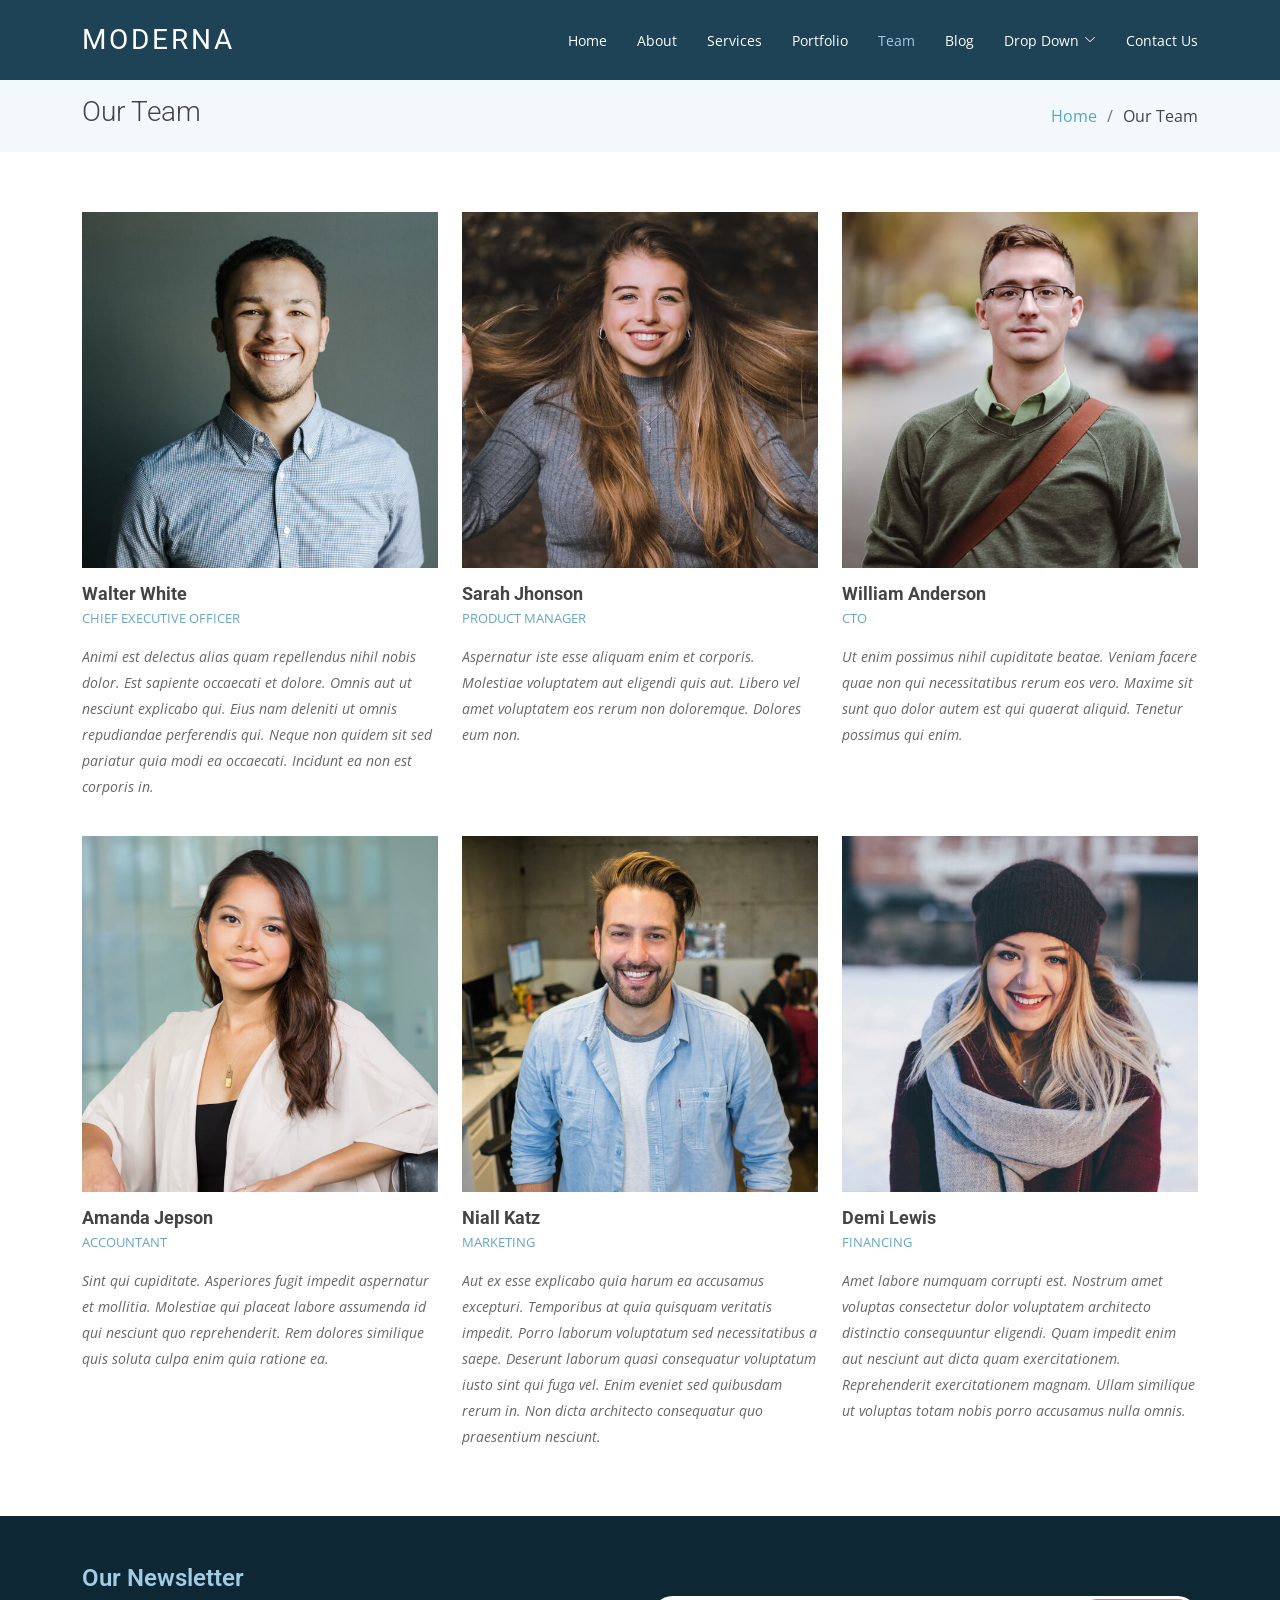
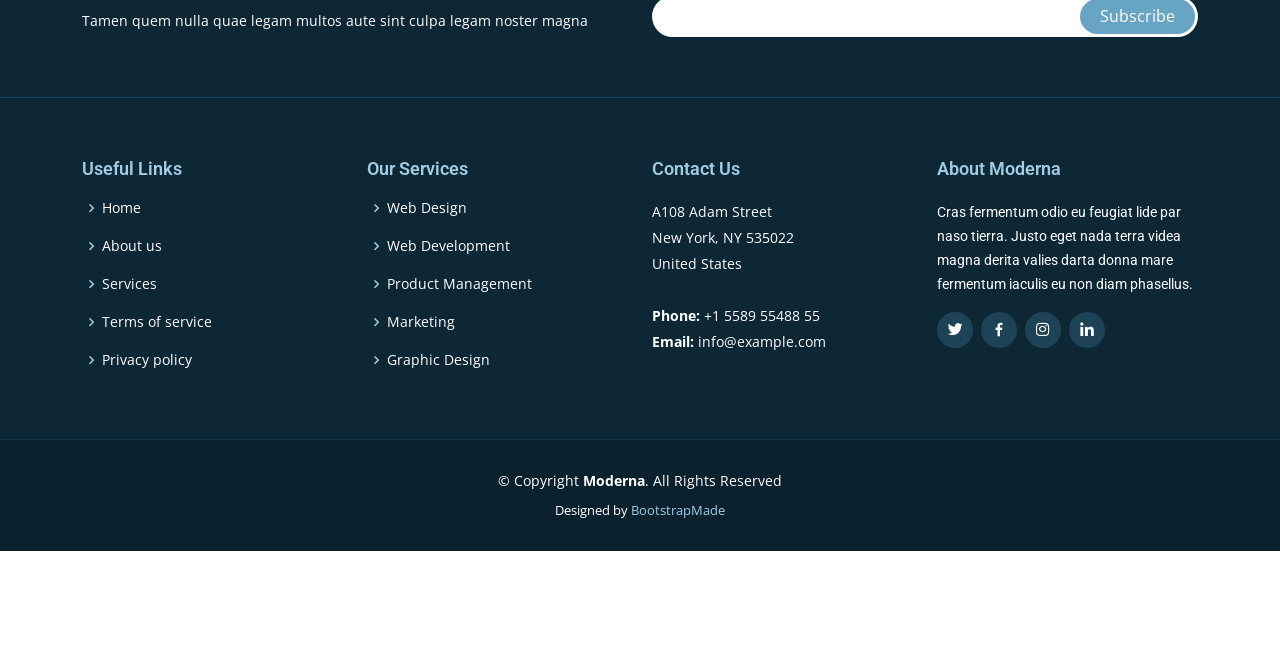
<file: team.html>
<!DOCTYPE html>
<html lang="en">

<head>
  <meta charset="utf-8">
  <meta content="width=device-width, initial-scale=1.0" name="viewport">

  <title>Team - Moderna Bootstrap Template</title>
  <meta content="" name="description">
  <meta content="" name="keywords">

  <!-- Favicons -->
  <link href="assets/img/favicon.png" rel="icon">
  <link href="assets/img/apple-touch-icon.png" rel="apple-touch-icon">

  <!-- Google Fonts -->
  <link href="https://fonts.googleapis.com/css?family=Open+Sans:300,300i,400,400i,600,600i,700,700i|Roboto:300,300i,400,400i,500,500i,700,700i&display=swap" rel="stylesheet">

  <!-- Vendor CSS Files -->
  <link href="assets/vendor/animate.css/animate.min.css" rel="stylesheet">
  <link href="assets/vendor/aos/aos.css" rel="stylesheet">
  <link href="assets/vendor/bootstrap/css/bootstrap.min.css" rel="stylesheet">
  <link href="assets/vendor/bootstrap-icons/bootstrap-icons.css" rel="stylesheet">
  <link href="assets/vendor/boxicons/css/boxicons.min.css" rel="stylesheet">
  <link href="assets/vendor/glightbox/css/glightbox.min.css" rel="stylesheet">
  <link href="assets/vendor/swiper/swiper-bundle.min.css" rel="stylesheet">

  <!-- Template Main CSS File -->
  <link href="assets/css/style.css" rel="stylesheet">

  <!-- =======================================================
  * Template Name: Moderna - v4.0.1
  * Template URL: https://bootstrapmade.com/free-bootstrap-template-corporate-moderna/
  * Author: BootstrapMade.com
  * License: https://bootstrapmade.com/license/
  ======================================================== -->
</head>

<body>

  <!-- ======= Header ======= -->
  <header id="header" class="fixed-top d-flex align-items-center ">
    <div class="container d-flex justify-content-between align-items-center">

      <div class="logo">
        <h1 class="text-light"><a href="index.html"><span>Moderna</span></a></h1>
        <!-- Uncomment below if you prefer to use an image logo -->
        <!-- <a href="index.html"><img src="assets/img/logo.png" alt="" class="img-fluid"></a>-->
      </div>

      <nav id="navbar" class="navbar">
        <ul>
          <li><a class="" href="index.html">Home</a></li>
          <li><a href="about.html">About</a></li>
          <li><a href="services.html">Services</a></li>
          <li><a href="portfolio.html">Portfolio</a></li>
          <li><a class="active" href="team.html">Team</a></li>
          <li><a href="blog.html">Blog</a></li>
          <li class="dropdown"><a href="#"><span>Drop Down</span> <i class="bi bi-chevron-down"></i></a>
            <ul>
              <li><a href="#">Drop Down 1</a></li>
              <li class="dropdown"><a href="#"><span>Deep Drop Down</span> <i class="bi bi-chevron-right"></i></a>
                <ul>
                  <li><a href="#">Deep Drop Down 1</a></li>
                  <li><a href="#">Deep Drop Down 2</a></li>
                  <li><a href="#">Deep Drop Down 3</a></li>
                  <li><a href="#">Deep Drop Down 4</a></li>
                  <li><a href="#">Deep Drop Down 5</a></li>
                </ul>
              </li>
              <li><a href="#">Drop Down 2</a></li>
              <li><a href="#">Drop Down 3</a></li>
              <li><a href="#">Drop Down 4</a></li>
            </ul>
          </li>
          <li><a href="contact.html">Contact Us</a></li>
        </ul>
        <i class="bi bi-list mobile-nav-toggle"></i>
      </nav><!-- .navbar -->

    </div>
  </header><!-- End Header -->

  <main id="main">

    <!-- ======= Our Team Section ======= -->
    <section class="breadcrumbs">
      <div class="container">

        <div class="d-flex justify-content-between align-items-center">
          <h2>Our Team</h2>
          <ol>
            <li><a href="index.html">Home</a></li>
            <li>Our Team</li>
          </ol>
        </div>

      </div>
    </section><!-- End Our Team Section -->

    <!-- ======= Team Section ======= -->
    <section class="team" data-aos="fade-up" data-aos-easing="ease-in-out" data-aos-duration="500">
      <div class="container">

        <div class="row">

          <div class="col-lg-4 col-md-6 d-flex align-items-stretch">
            <div class="member">
              <div class="member-img">
                <img src="assets/img/team/team-1.jpg" class="img-fluid" alt="">
                <div class="social">
                  <a href=""><i class="bi bi-twitter"></i></a>
                  <a href=""><i class="bi bi-facebook"></i></a>
                  <a href=""><i class="bi bi-instagram"></i></a>
                  <a href=""><i class="bi bi-linkedin"></i></a>
                </div>
              </div>
              <div class="member-info">
                <h4>Walter White</h4>
                <span>Chief Executive Officer</span>
                <p>Animi est delectus alias quam repellendus nihil nobis dolor. Est sapiente occaecati et dolore. Omnis aut ut nesciunt explicabo qui. Eius nam deleniti ut omnis repudiandae perferendis qui. Neque non quidem sit sed pariatur quia modi ea occaecati. Incidunt ea non est corporis in.</p>
              </div>
            </div>
          </div>

          <div class="col-lg-4 col-md-6 d-flex align-items-stretch">
            <div class="member">
              <div class="member-img">
                <img src="assets/img/team/team-2.jpg" class="img-fluid" alt="">
                <div class="social">
                  <a href=""><i class="bi bi-twitter"></i></a>
                  <a href=""><i class="bi bi-facebook"></i></a>
                  <a href=""><i class="bi bi-instagram"></i></a>
                  <a href=""><i class="bi bi-linkedin"></i></a>
                </div>
              </div>
              <div class="member-info">
                <h4>Sarah Jhonson</h4>
                <span>Product Manager</span>
                <p>Aspernatur iste esse aliquam enim et corporis. Molestiae voluptatem aut eligendi quis aut. Libero vel amet voluptatem eos rerum non doloremque. Dolores eum non.</p>
              </div>
            </div>
          </div>

          <div class="col-lg-4 col-md-6 d-flex align-items-stretch">
            <div class="member">
              <div class="member-img">
                <img src="assets/img/team/team-3.jpg" class="img-fluid" alt="">
                <div class="social">
                  <a href=""><i class="bi bi-twitter"></i></a>
                  <a href=""><i class="bi bi-facebook"></i></a>
                  <a href=""><i class="bi bi-instagram"></i></a>
                  <a href=""><i class="bi bi-linkedin"></i></a>
                </div>
              </div>
              <div class="member-info">
                <h4>William Anderson</h4>
                <span>CTO</span>
                <p>Ut enim possimus nihil cupiditate beatae. Veniam facere quae non qui necessitatibus rerum eos vero. Maxime sit sunt quo dolor autem est qui quaerat aliquid. Tenetur possimus qui enim.</p>
              </div>
            </div>
          </div>

          <div class="col-lg-4 col-md-6 d-flex align-items-stretch">
            <div class="member">
              <div class="member-img">
                <img src="assets/img/team/team-4.jpg" class="img-fluid" alt="">
                <div class="social">
                  <a href=""><i class="bi bi-twitter"></i></a>
                  <a href=""><i class="bi bi-facebook"></i></a>
                  <a href=""><i class="bi bi-instagram"></i></a>
                  <a href=""><i class="bi bi-linkedin"></i></a>
                </div>
              </div>
              <div class="member-info">
                <h4>Amanda Jepson</h4>
                <span>Accountant</span>
                <p>Sint qui cupiditate. Asperiores fugit impedit aspernatur et mollitia. Molestiae qui placeat labore assumenda id qui nesciunt quo reprehenderit. Rem dolores similique quis soluta culpa enim quia ratione ea.</p>
              </div>
            </div>
          </div>

          <div class="col-lg-4 col-md-6 d-flex align-items-stretch">
            <div class="member">
              <div class="member-img">
                <img src="assets/img/team/team-5.jpg" class="img-fluid" alt="">
                <div class="social">
                  <a href=""><i class="bi bi-twitter"></i></a>
                  <a href=""><i class="bi bi-facebook"></i></a>
                  <a href=""><i class="bi bi-instagram"></i></a>
                  <a href=""><i class="bi bi-linkedin"></i></a>
                </div>
              </div>
              <div class="member-info">
                <h4>Niall Katz</h4>
                <span>Marketing</span>
                <p>Aut ex esse explicabo quia harum ea accusamus excepturi. Temporibus at quia quisquam veritatis impedit. Porro laborum voluptatum sed necessitatibus a saepe. Deserunt laborum quasi consequatur voluptatum iusto sint qui fuga vel. Enim eveniet sed quibusdam rerum in. Non dicta architecto consequatur quo praesentium nesciunt.</p>
              </div>
            </div>
          </div>

          <div class="col-lg-4 col-md-6 d-flex align-items-stretch">
            <div class="member">
              <div class="member-img">
                <img src="assets/img/team/team-6.jpg" class="img-fluid" alt="">
                <div class="social">
                  <a href=""><i class="bi bi-twitter"></i></a>
                  <a href=""><i class="bi bi-facebook"></i></a>
                  <a href=""><i class="bi bi-instagram"></i></a>
                  <a href=""><i class="bi bi-linkedin"></i></a>
                </div>
              </div>
              <div class="member-info">
                <h4>Demi Lewis</h4>
                <span>Financing</span>
                <p>Amet labore numquam corrupti est. Nostrum amet voluptas consectetur dolor voluptatem architecto distinctio consequuntur eligendi. Quam impedit enim aut nesciunt aut dicta quam exercitationem. Reprehenderit exercitationem magnam. Ullam similique ut voluptas totam nobis porro accusamus nulla omnis.</p>
              </div>
            </div>
          </div>

        </div>

      </div>
    </section><!-- End Team Section -->

  </main><!-- End #main -->

  <!-- ======= Footer ======= -->
  <footer id="footer" data-aos="fade-up" data-aos-easing="ease-in-out" data-aos-duration="500">

    <div class="footer-newsletter">
      <div class="container">
        <div class="row">
          <div class="col-lg-6">
            <h4>Our Newsletter</h4>
            <p>Tamen quem nulla quae legam multos aute sint culpa legam noster magna</p>
          </div>
          <div class="col-lg-6">
            <form action="" method="post">
              <input type="email" name="email"><input type="submit" value="Subscribe">
            </form>
          </div>
        </div>
      </div>
    </div>

    <div class="footer-top">
      <div class="container">
        <div class="row">

          <div class="col-lg-3 col-md-6 footer-links">
            <h4>Useful Links</h4>
            <ul>
              <li><i class="bx bx-chevron-right"></i> <a href="#">Home</a></li>
              <li><i class="bx bx-chevron-right"></i> <a href="#">About us</a></li>
              <li><i class="bx bx-chevron-right"></i> <a href="#">Services</a></li>
              <li><i class="bx bx-chevron-right"></i> <a href="#">Terms of service</a></li>
              <li><i class="bx bx-chevron-right"></i> <a href="#">Privacy policy</a></li>
            </ul>
          </div>

          <div class="col-lg-3 col-md-6 footer-links">
            <h4>Our Services</h4>
            <ul>
              <li><i class="bx bx-chevron-right"></i> <a href="#">Web Design</a></li>
              <li><i class="bx bx-chevron-right"></i> <a href="#">Web Development</a></li>
              <li><i class="bx bx-chevron-right"></i> <a href="#">Product Management</a></li>
              <li><i class="bx bx-chevron-right"></i> <a href="#">Marketing</a></li>
              <li><i class="bx bx-chevron-right"></i> <a href="#">Graphic Design</a></li>
            </ul>
          </div>

          <div class="col-lg-3 col-md-6 footer-contact">
            <h4>Contact Us</h4>
            <p>
              A108 Adam Street <br>
              New York, NY 535022<br>
              United States <br><br>
              <strong>Phone:</strong> +1 5589 55488 55<br>
              <strong>Email:</strong> info@example.com<br>
            </p>

          </div>

          <div class="col-lg-3 col-md-6 footer-info">
            <h3>About Moderna</h3>
            <p>Cras fermentum odio eu feugiat lide par naso tierra. Justo eget nada terra videa magna derita valies darta donna mare fermentum iaculis eu non diam phasellus.</p>
            <div class="social-links mt-3">
              <a href="#" class="twitter"><i class="bx bxl-twitter"></i></a>
              <a href="#" class="facebook"><i class="bx bxl-facebook"></i></a>
              <a href="#" class="instagram"><i class="bx bxl-instagram"></i></a>
              <a href="#" class="linkedin"><i class="bx bxl-linkedin"></i></a>
            </div>
          </div>

        </div>
      </div>
    </div>

    <div class="container">
      <div class="copyright">
        &copy; Copyright <strong><span>Moderna</span></strong>. All Rights Reserved
      </div>
      <div class="credits">
        <!-- All the links in the footer should remain intact. -->
        <!-- You can delete the links only if you purchased the pro version. -->
        <!-- Licensing information: https://bootstrapmade.com/license/ -->
        <!-- Purchase the pro version with working PHP/AJAX contact form: https://bootstrapmade.com/free-bootstrap-template-corporate-moderna/ -->
        Designed by <a href="https://bootstrapmade.com/">BootstrapMade</a>
      </div>
    </div>
  </footer><!-- End Footer -->

  <a href="#" class="back-to-top d-flex align-items-center justify-content-center"><i class="bi bi-arrow-up-short"></i></a>

  <!-- Vendor JS Files -->
  <script src="assets/vendor/aos/aos.js"></script>
  <script src="assets/vendor/bootstrap/js/bootstrap.bundle.min.js"></script>
  <script src="assets/vendor/glightbox/js/glightbox.min.js"></script>
  <script src="assets/vendor/isotope-layout/isotope.pkgd.min.js"></script>
  <script src="assets/vendor/php-email-form/validate.js"></script>
  <script src="assets/vendor/purecounter/purecounter.js"></script>
  <script src="assets/vendor/swiper/swiper-bundle.min.js"></script>
  <script src="assets/vendor/waypoints/noframework.waypoints.js"></script>

  <!-- Template Main JS File -->
  <script src="assets/js/main.js"></script>

</body>

</html>
</file>
<file: assets/css/style.css>
/**
* Template Name: Moderna - v4.0.1
* Template URL: https://bootstrapmade.com/free-bootstrap-template-corporate-moderna/
* Author: BootstrapMade.com
* License: https://bootstrapmade.com/license/
*/

/*--------------------------------------------------------------
# General
--------------------------------------------------------------*/
body {
  font-family: "Open Sans", sans-serif;
  color: #444;
}

a {
  color: #4fa6d5;
  text-decoration: none;
}

a:hover {
  color: #45beff;
  text-decoration: none;
}

h1, h2, h3, h4, h5, h6, .font-primary {
  font-family: "Roboto", sans-serif;
}

/*--------------------------------------------------------------
# Back to top button
--------------------------------------------------------------*/
.back-to-top {
  position: fixed;
  visibility: hidden;
  opacity: 0;
  right: 15px;
  bottom: 15px;
  z-index: 99999;
  background: #68A4C4;
  width: 40px;
  height: 40px;
  border-radius: 4px;
  transition: all 0.4s;
}

.back-to-top i {
  font-size: 24px;
  color: #fff;
  line-height: 0;
}

.back-to-top:hover {
  background: #85b6cf;
  color: #fff;
}

.back-to-top.active {
  visibility: visible;
  opacity: 1;
}

/*--------------------------------------------------------------
# Header
--------------------------------------------------------------*/
#header {
  height: 80px;
  transition: all 0.5s;
  z-index: 997;
  transition: all 0.5s;
  background: #1e4356;
}

#header.header-transparent {
  background: none;
}

#header.header-scrolled {
  background: rgba(30, 67, 86, 0.8);
  height: 60px;
}

#header .logo h1 {
  font-size: 28px;
  margin: 0;
  padding: 4px 0;
  line-height: 1;
  font-weight: 400;
  letter-spacing: 3px;
  text-transform: uppercase;
}

#header .logo h1 a, #header .logo h1 a:hover {
  color: #fff;
  text-decoration: none;
}

#header .logo img {
  padding: 0;
  margin: 0;
  max-height: 40px;
}

#main {
  margin-top: 80px;
}

/*--------------------------------------------------------------
# Navigation Menu
--------------------------------------------------------------*/
/**
* Desktop Navigation 
*/
.navbar {
  padding: 0;
}

.navbar ul {
  margin: 0;
  padding: 0;
  display: flex;
  list-style: none;
  align-items: center;
}

.navbar li {
  position: relative;
}

.navbar a {
  display: flex;
  align-items: center;
  justify-content: space-between;
  padding: 10px 0 10px 30px;
  font-family: "Open Sans", sans-serif;
  font-size: 14px;
  color: #fff;
  white-space: nowrap;
  transition: 0.3s;
}

.navbar a i {
  font-size: 12px;
  line-height: 0;
  margin-left: 5px;
}

.navbar a:hover, .navbar .active, .navbar li:hover > a {
  color: #a2cce3;
}

.navbar .dropdown ul {
  display: block;
  position: absolute;
  left: 14px;
  top: calc(100% + 30px);
  margin: 0;
  padding: 10px 0;
  z-index: 99;
  opacity: 0;
  visibility: hidden;
  background: #fff;
  box-shadow: 0px 0px 30px rgba(127, 137, 161, 0.25);
  transition: 0.3s;
}

.navbar .dropdown ul li {
  min-width: 200px;
}

.navbar .dropdown ul a {
  padding: 10px 20px;
  font-size: 14px;
  text-transform: none;
  color: #1c3745;
}

.navbar .dropdown ul a i {
  font-size: 12px;
}

.navbar .dropdown ul a:hover, .navbar .dropdown ul .active:hover, .navbar .dropdown ul li:hover > a {
  color: #68A4C4;
}

.navbar .dropdown:hover > ul {
  opacity: 1;
  top: 100%;
  visibility: visible;
}

.navbar .dropdown .dropdown ul {
  top: 0;
  left: calc(100% - 30px);
  visibility: hidden;
}

.navbar .dropdown .dropdown:hover > ul {
  opacity: 1;
  top: 0;
  left: 100%;
  visibility: visible;
}

@media (max-width: 1366px) {
  .navbar .dropdown .dropdown ul {
    left: -90%;
  }
  .navbar .dropdown .dropdown:hover > ul {
    left: -100%;
  }
}

/**
* Mobile Navigation 
*/
.mobile-nav-toggle {
  color: #fff;
  font-size: 28px;
  cursor: pointer;
  display: none;
  line-height: 0;
  transition: 0.5s;
}

@media (max-width: 991px) {
  .mobile-nav-toggle {
    display: block;
  }
  .navbar ul {
    display: none;
  }
}

.navbar-mobile {
  position: fixed;
  overflow: hidden;
  top: 0;
  right: 0;
  left: 0;
  bottom: 0;
  background: rgba(17, 38, 48, 0.9);
  transition: 0.3s;
}

.navbar-mobile .mobile-nav-toggle {
  position: absolute;
  top: 15px;
  right: 15px;
}

.navbar-mobile ul {
  display: block;
  position: absolute;
  top: 55px;
  right: 15px;
  bottom: 15px;
  left: 15px;
  padding: 10px 0;
  background-color: #fff;
  overflow-y: auto;
  transition: 0.3s;
}

.navbar-mobile a {
  padding: 10px 20px;
  font-size: 15px;
  color: #1e4356;
}

.navbar-mobile a:hover, .navbar-mobile .active, .navbar-mobile li:hover > a {
  color: #68A4C4;
}

.navbar-mobile .getstarted {
  margin: 15px;
}

.navbar-mobile .dropdown ul {
  position: static;
  display: none;
  margin: 10px 20px;
  padding: 10px 0;
  z-index: 99;
  opacity: 1;
  visibility: visible;
  background: #fff;
  box-shadow: 0px 0px 30px rgba(127, 137, 161, 0.25);
}

.navbar-mobile .dropdown ul li {
  min-width: 200px;
}

.navbar-mobile .dropdown ul a {
  padding: 10px 20px;
}

.navbar-mobile .dropdown ul a i {
  font-size: 12px;
}

.navbar-mobile .dropdown ul a:hover, .navbar-mobile .dropdown ul .active:hover, .navbar-mobile .dropdown ul li:hover > a {
  color: #68A4C4;
}

.navbar-mobile .dropdown > .dropdown-active {
  display: block;
}

/*--------------------------------------------------------------
# Hero Section
--------------------------------------------------------------*/
#hero {
  width: 100%;
  height: 90vh;
  overflow: hidden;
  position: relative;
}

#hero::after {
  content: '';
  position: absolute;
  left: 50%;
  top: 0;
  width: 130%;
  height: 95%;
  background: linear-gradient(to right, rgba(30, 67, 86, 0.8), rgba(30, 67, 86, 0.6)), url("../img/hero-bg.jpg") center top no-repeat;
  z-index: 0;
  border-radius: 0 0 50% 50%;
  transform: translateX(-50%) rotate(0deg);
}

#hero::before {
  content: '';
  position: absolute;
  left: 50%;
  top: 0;
  width: 130%;
  height: 96%;
  background: #68A4C4;
  opacity: 0.3;
  z-index: 0;
  border-radius: 0 0 50% 50%;
  transform: translateX(-50%) translateY(18px) rotate(2deg);
}

#hero .carousel-container {
  display: flex;
  justify-content: center;
  align-items: center;
  flex-direction: column;
  text-align: center;
  bottom: 0;
  top: 0;
  left: 0;
  right: 0;
}

#hero h2 {
  color: #fff;
  margin-bottom: 30px;
  font-size: 48px;
  font-weight: 700;
}

#hero p {
  width: 80%;
  -webkit-animation-delay: 0.4s;
  animation-delay: 0.4s;
  margin: 0 auto 30px auto;
  color: #fff;
}

#hero .carousel-control-prev, #hero .carousel-control-next {
  width: 10%;
}

#hero .carousel-control-next-icon, #hero .carousel-control-prev-icon {
  background: none;
  font-size: 48px;
  line-height: 1;
  width: auto;
  height: auto;
}

#hero .btn-get-started {
  font-family: "Roboto", sans-serif;
  font-weight: 500;
  font-size: 14px;
  letter-spacing: 1px;
  display: inline-block;
  padding: 12px 32px;
  border-radius: 50px;
  transition: 0.5s;
  line-height: 1;
  margin: 10px;
  color: #fff;
  -webkit-animation-delay: 0.8s;
  animation-delay: 0.8s;
  border: 2px solid #68A4C4;
}

#hero .btn-get-started:hover {
  background: #68A4C4;
  color: #fff;
  text-decoration: none;
}

@media (min-width: 1024px) {
  #hero p {
    width: 60%;
  }
  #hero .carousel-control-prev, #hero .carousel-control-next {
    width: 5%;
  }
}

@media (max-width: 768px) {
  #hero::after {
    width: 180%;
    height: 95%;
    border-radius: 0 0 50% 50%;
    transform: translateX(-50%) rotate(0deg);
  }
  #hero::before {
    top: 0;
    width: 180%;
    height: 94%;
    border-radius: 0 0 50% 50%;
    transform: translateX(-50%) translateY(20px) rotate(4deg);
  }
}

@media (max-width: 575px) {
  #hero h2 {
    font-size: 30px;
  }
  #hero::after {
    left: 40%;
    top: 0;
    width: 200%;
    height: 95%;
    border-radius: 0 0 50% 50%;
    transform: translateX(-50%) rotate(0deg);
  }
  #hero::before {
    left: 50%;
    top: 0;
    width: 200%;
    height: 94%;
    border-radius: 0 0 50% 50%;
    transform: translateX(-50%) translateY(20px) rotate(4deg);
  }
}

/*--------------------------------------------------------------
# Hero No Slider Section
--------------------------------------------------------------*/
#hero-no-slider {
  width: 100%;
  height: 100vh;
  overflow: hidden;
  position: relative;
  text-align: center;
}

#hero-no-slider::before {
  content: '';
  position: absolute;
  left: 0;
  top: 0;
  right: 0;
  bottom: 0;
  background: linear-gradient(to right, rgba(30, 67, 86, 0.8), rgba(30, 67, 86, 0.6)), url("../img/hero-bg.jpg") center top no-repeat;
}

#hero-no-slider h2 {
  color: #fff;
  margin-bottom: 15px;
  font-size: 48px;
  font-weight: 700;
}

#hero-no-slider p {
  color: #fff;
}

#hero-no-slider .btn-get-started {
  font-family: "Roboto", sans-serif;
  font-weight: 500;
  font-size: 14px;
  letter-spacing: 1px;
  display: inline-block;
  padding: 12px 32px;
  border-radius: 50px;
  transition: 0.5s;
  line-height: 1;
  margin: 10px;
  color: #fff;
  -webkit-animation-delay: 0.8s;
  animation-delay: 0.8s;
  border: 2px solid #68A4C4;
}

#hero-no-slider .btn-get-started:hover {
  background: #68A4C4;
  color: #fff;
  text-decoration: none;
}

@media (max-width: 575px) {
  #hero-no-slider h2 {
    font-size: 30px;
  }
}

/*--------------------------------------------------------------
# Sections General
--------------------------------------------------------------*/
section {
  padding: 60px 0;
}

.section-bg {
  background-color: #f3f8fa;
}

.section-title {
  text-align: center;
  padding-bottom: 30px;
}

.section-title h2 {
  font-size: 28px;
  font-weight: 400;
  margin-bottom: 20px;
  padding-bottom: 20px;
  position: relative;
}

.section-title h2::before {
  content: '';
  position: absolute;
  display: block;
  width: 120px;
  height: 1px;
  background: #ddd;
  bottom: 1px;
  left: calc(50% - 60px);
}

.section-title h2::after {
  content: '';
  position: absolute;
  display: block;
  width: 40px;
  height: 3px;
  background: #68A4C4;
  bottom: 0;
  left: calc(50% - 20px);
}

.section-title p {
  margin-bottom: 0;
}

/*--------------------------------------------------------------
# Breadcrumbs
--------------------------------------------------------------*/
.breadcrumbs {
  padding: 15px 0;
  background-color: #f3f8fa;
  min-height: 40px;
}

.breadcrumbs h2 {
  font-size: 28px;
  font-weight: 300;
}

.breadcrumbs ol {
  display: flex;
  flex-wrap: wrap;
  list-style: none;
  padding: 0;
  margin: 0;
}

.breadcrumbs ol li + li {
  padding-left: 10px;
}

.breadcrumbs ol li + li::before {
  display: inline-block;
  padding-right: 10px;
  color: #6c757d;
  content: "/";
}

@media (max-width: 768px) {
  .breadcrumbs .d-flex {
    display: block !important;
  }
  .breadcrumbs ol {
    display: block;
  }
  .breadcrumbs ol li {
    display: inline-block;
  }
}

/*--------------------------------------------------------------
# Our Services
--------------------------------------------------------------*/
.services {
  padding-bottom: 20px;
}

.services .icon-box {
  padding: 30px;
  position: relative;
  overflow: hidden;
  margin: 0  0 40px 0;
  background: #fff;
  box-shadow: 0 5px 26px 0 rgba(68, 88, 144, 0.14);
  transition: all 0.3s ease-in-out;
  text-align: center;
  border: 1px solid #fff;
}

.services .icon {
  margin: 0 auto 20px auto;
  padding-top: 17px;
  display: inline-block;
  text-align: center;
  border-radius: 50%;
  width: 72px;
  height: 72px;
}

.services .icon i {
  font-size: 36px;
  line-height: 1;
}

.services .title {
  font-weight: 700;
  margin-bottom: 15px;
  font-size: 18px;
}

.services .title a {
  color: #111;
}

.services .description {
  font-size: 15px;
  line-height: 28px;
  margin-bottom: 0;
}

.services .icon-box-pink .icon {
  background: #fceef3;
}

.services .icon-box-pink .icon i {
  color: #ff689b;
}

.services .icon-box-pink:hover {
  border-color: #ff689b;
}

.services .icon-box-cyan .icon {
  background: #e6fdfc;
}

.services .icon-box-cyan .icon i {
  color: #3fcdc7;
}

.services .icon-box-cyan:hover {
  border-color: #3fcdc7;
}

.services .icon-box-green .icon {
  background: #eafde7;
}

.services .icon-box-green .icon i {
  color: #41cf2e;
}

.services .icon-box-green:hover {
  border-color: #41cf2e;
}

.services .icon-box-blue .icon {
  background: #e1eeff;
}

.services .icon-box-blue .icon i {
  color: #2282ff;
}

.services .icon-box-blue:hover {
  border-color: #2282ff;
}

/*--------------------------------------------------------------
# Why Us
--------------------------------------------------------------*/
.why-us .container {
  box-shadow: 0 5px 25px 0 rgba(214, 215, 216, 0.6);
  background: #fff;
}

.why-us .icon-box + .icon-box {
  margin-top: 50px;
}

.why-us .icon-box .icon {
  float: left;
  display: flex;
  align-items: center;
  justify-content: center;
  width: 72px;
  height: 72px;
  background: #f3f8fa;
  border-radius: 6px;
  transition: 0.5s;
}

.why-us .icon-box .icon i {
  color: #68A4C4;
  font-size: 32px;
}

.why-us .icon-box:hover .icon {
  background: #68A4C4;
}

.why-us .icon-box:hover .icon i {
  color: #fff;
}

.why-us .icon-box .title {
  margin-left: 95px;
  font-weight: 700;
  margin-bottom: 10px;
  font-size: 18px;
  text-transform: uppercase;
}

.why-us .icon-box .title a {
  color: #343a40;
  transition: 0.3s;
}

.why-us .icon-box .title a:hover {
  color: #68A4C4;
}

.why-us .icon-box .description {
  margin-left: 95px;
  line-height: 24px;
  font-size: 14px;
}

.why-us .video-box {
  position: relative;
}

.why-us .video-box img {
  padding-top: 15px;
  padding-bottom: 15px;
}

.why-us .play-btn {
  width: 94px;
  height: 94px;
  background: radial-gradient(#68A4C4 50%, rgba(104, 164, 196, 0.4) 52%);
  border-radius: 50%;
  display: block;
  position: absolute;
  left: calc(50% - 47px);
  top: calc(50% - 47px);
  overflow: hidden;
}

.why-us .play-btn::after {
  content: '';
  position: absolute;
  left: 50%;
  top: 50%;
  transform: translateX(-40%) translateY(-50%);
  width: 0;
  height: 0;
  border-top: 10px solid transparent;
  border-bottom: 10px solid transparent;
  border-left: 15px solid #fff;
  z-index: 100;
  transition: all 400ms cubic-bezier(0.55, 0.055, 0.675, 0.19);
}

.why-us .play-btn::before {
  content: '';
  position: absolute;
  width: 120px;
  height: 120px;
  -webkit-animation-delay: 0s;
  animation-delay: 0s;
  -webkit-animation: pulsate-btn 2s;
  animation: pulsate-btn 2s;
  -webkit-animation-direction: forwards;
  animation-direction: forwards;
  -webkit-animation-iteration-count: infinite;
  animation-iteration-count: infinite;
  -webkit-animation-timing-function: steps;
  animation-timing-function: steps;
  opacity: 1;
  border-radius: 50%;
  border: 5px solid rgba(104, 164, 196, 0.7);
  top: -15%;
  left: -15%;
  background: rgba(198, 16, 0, 0);
}

.why-us .play-btn:hover::after {
  border-left: 15px solid #68A4C4;
  transform: scale(20);
}

.why-us .play-btn:hover::before {
  content: '';
  position: absolute;
  left: 50%;
  top: 50%;
  transform: translateX(-40%) translateY(-50%);
  width: 0;
  height: 0;
  border: none;
  border-top: 10px solid transparent;
  border-bottom: 10px solid transparent;
  border-left: 15px solid #fff;
  z-index: 200;
  -webkit-animation: none;
  animation: none;
  border-radius: 0;
}

@-webkit-keyframes pulsate-btn {
  0% {
    transform: scale(0.6, 0.6);
    opacity: 1;
  }
  100% {
    transform: scale(1, 1);
    opacity: 0;
  }
}

@keyframes pulsate-btn {
  0% {
    transform: scale(0.6, 0.6);
    opacity: 1;
  }
  100% {
    transform: scale(1, 1);
    opacity: 0;
  }
}

/*--------------------------------------------------------------
# Features
--------------------------------------------------------------*/
.features .row + .row {
  margin-top: 100px;
}

.features h3 {
  font-weight: 400;
  font-size: 24px;
}

.features ul {
  list-style: none;
  padding: 0;
}

.features ul li {
  padding-bottom: 10px;
}

.features ul i {
  font-size: 20px;
  padding-right: 4px;
  color: #68A4C4;
}

.features p:last-child {
  margin-bottom: 0;
}

/*--------------------------------------------------------------
# About
--------------------------------------------------------------*/
.about h3 {
  font-weight: 400;
  font-size: 26px;
}

.about ul {
  list-style: none;
  padding: 0;
}

.about ul li {
  padding-bottom: 10px;
}

.about ul i {
  font-size: 20px;
  padding-right: 4px;
  color: #68A4C4;
}

.about p:last-child {
  margin-bottom: 0;
}

/*--------------------------------------------------------------
# Facts
--------------------------------------------------------------*/
.facts .counters span {
  font-size: 48px;
  display: block;
  color: #68A4C4;
}

.facts .counters p {
  padding: 0;
  margin: 0 0 20px 0;
  font-family: "Roboto", sans-serif;
  font-size: 14px;
}

/*--------------------------------------------------------------
# Our Skills
--------------------------------------------------------------*/
.skills {
  padding: 60px 0;
}

.skills .progress {
  height: 35px;
  margin-bottom: 10px;
}

.skills .progress .skill {
  line-height: 35px;
  padding: 0;
  margin: 0 0 0 20px;
  text-transform: uppercase;
}

.skills .progress .skill .val {
  float: right;
  font-style: normal;
  margin: 0 20px 0 0;
}

.skills .progress-bar {
  width: 1px;
  text-align: left;
  transition: .9s;
}

/*--------------------------------------------------------------
# Tetstimonials
--------------------------------------------------------------*/
.testimonials {
  padding: 60px 0;
}

.testimonials .section-header {
  margin-bottom: 40px;
}

.testimonials .testimonial-item {
  text-align: center;
}

.testimonials .testimonial-item .testimonial-img {
  width: 120px;
  border-radius: 50%;
  border: 4px solid #fff;
  margin: 0 auto;
}

.testimonials .testimonial-item h3 {
  font-size: 20px;
  font-weight: bold;
  margin: 10px 0 5px 0;
  color: #111;
}

.testimonials .testimonial-item h4 {
  font-size: 14px;
  color: #999;
  margin: 0 0 15px 0;
}

.testimonials .testimonial-item .quote-icon-left, .testimonials .testimonial-item .quote-icon-right {
  color: #fbfcfd;
  font-size: 26px;
}

.testimonials .testimonial-item .quote-icon-left {
  display: inline-block;
  left: -5px;
  position: relative;
}

.testimonials .testimonial-item .quote-icon-right {
  display: inline-block;
  right: -5px;
  position: relative;
  top: 10px;
}

.testimonials .testimonial-item p {
  font-style: italic;
  margin: 0 auto 15px auto;
}

.testimonials .swiper-pagination {
  margin-top: 20px;
  position: relative;
}

.testimonials .swiper-pagination .swiper-pagination-bullet {
  width: 12px;
  height: 12px;
  background-color: #fff;
  opacity: 1;
  border: 1px solid #68A4C4;
}

.testimonials .swiper-pagination .swiper-pagination-bullet-active {
  background-color: #68A4C4;
}

/*--------------------------------------------------------------
# Service Details
--------------------------------------------------------------*/
.service-details {
  padding-bottom: 10px;
}

.service-details .card {
  border: 0;
  padding: 0 30px;
  margin-bottom: 60px;
  position: relative;
}

.service-details .card-img {
  width: calc(100% + 60px);
  margin-left: -30px;
  overflow: hidden;
  z-index: 9;
  border-radius: 0;
}

.service-details .card-img img {
  max-width: 100%;
  transition: all 0.3s ease-in-out;
}

.service-details .card-body {
  z-index: 10;
  background: #fff;
  border-top: 4px solid #fff;
  padding: 30px;
  box-shadow: 0px 2px 15px rgba(0, 0, 0, 0.1);
  margin-top: -60px;
  transition: 0.3s;
}

.service-details .card-title {
  font-weight: 700;
  text-align: center;
  margin-bottom: 20px;
}

.service-details .card-title a {
  color: #1e4356;
  transition: 0.3s;
}

.service-details .card-text {
  color: #5e5e5e;
}

.service-details .read-more a {
  color: #777777;
  text-transform: uppercase;
  font-weight: 600;
  font-size: 12px;
  transition: 0.3s;
}

.service-details .read-more a:hover {
  color: #68A4C4;
}

.service-details .card:hover img {
  transform: scale(1.1);
}

.service-details .card:hover .card-body {
  border-color: #68A4C4;
}

.service-details .card:hover .card-body .card-title a {
  color: #68A4C4;
}

/*--------------------------------------------------------------
# Pricing
--------------------------------------------------------------*/
.pricing .row {
  padding-top: 40px;
}

.pricing .box {
  padding: 40px;
  margin-bottom: 30px;
  box-shadow: 0px 0px 30px rgba(73, 78, 92, 0.15);
  background: #fff;
  text-align: center;
}

.pricing h3 {
  font-weight: 300;
  margin-bottom: 15px;
  font-size: 28px;
}

.pricing h4 {
  font-size: 46px;
  color: #68A4C4;
  font-weight: 400;
  font-family: "Open Sans", sans-serif;
  margin-bottom: 25px;
}

.pricing h4 span {
  color: #bababa;
  font-size: 18px;
  display: block;
}

.pricing ul {
  padding: 0;
  list-style: none;
  color: #999;
  text-align: left;
  line-height: 20px;
}

.pricing ul li {
  padding-bottom: 12px;
}

.pricing ul i {
  color: #68A4C4;
  font-size: 18px;
  padding-right: 4px;
}

.pricing ul .na {
  color: #ccc;
}

.pricing ul .na i {
  color: #ccc;
}

.pricing ul .na span {
  text-decoration: line-through;
}

.pricing .get-started-btn {
  background: #1e4356;
  display: inline-block;
  padding: 6px 30px;
  border-radius: 20px;
  color: #fff;
  transition: none;
  font-size: 14px;
  font-weight: 400;
  font-family: "Roboto", sans-serif;
  transition: 0.3s;
}

.pricing .get-started-btn:hover {
  background: #68A4C4;
}

.pricing .featured {
  z-index: 10;
  margin: -30px -5px 0 -5px;
}

.pricing .featured .get-started-btn {
  background: #68A4C4;
}

.pricing .featured .get-started-btn:hover {
  background: #85b6cf;
}

@media (max-width: 992px) {
  .pricing .box {
    max-width: 60%;
    margin: 0 auto 30px auto;
  }
}

@media (max-width: 767px) {
  .pricing .box {
    max-width: 80%;
    margin: 0 auto 30px auto;
  }
}

@media (max-width: 420px) {
  .pricing .box {
    max-width: 100%;
    margin: 0 auto 30px auto;
  }
}

/*--------------------------------------------------------------
# Portfolio
--------------------------------------------------------------*/
.portfolio {
  padding-bottom: 60px;
}

.portfolio #portfolio-flters {
  padding: 0;
  margin: 0 0 35px 0;
  list-style: none;
  text-align: center;
}

.portfolio #portfolio-flters li {
  cursor: pointer;
  margin: 0 12px 5px 12px;
  display: inline-block;
  padding: 0 4px 6px 4px;
  font-size: 16px;
  font-weight: 500;
  line-height: 20px;
  color: #444;
  transition: all 0.3s ease-in-out;
  border-bottom: 2px solid #fff;
  font-family: "Roboto", sans-serif;
}

.portfolio #portfolio-flters li:hover, .portfolio #portfolio-flters li.filter-active {
  border-color: #68A4C4;
  color: #68A4C4;
}

.portfolio .portfolio-item {
  background: #1e4356;
  overflow: hidden;
  min-height: 200px;
  position: relative;
  border-radius: 4px;
  margin: 0 0 30px 0;
}

.portfolio .portfolio-item img {
  transition: all 0.3s ease-in-out;
}

.portfolio .portfolio-item .portfolio-info {
  opacity: 0;
  position: absolute;
  transition: all .3s linear;
  text-align: center;
  top: 10%;
  left: 0;
  right: 0;
}

.portfolio .portfolio-item .portfolio-info h3 {
  font-size: 22px;
  color: #fff;
  font-weight: bold;
}

.portfolio .portfolio-item .portfolio-info a i {
  color: rgba(255, 255, 255, 0.6);
  font-size: 28px;
  transition: 0.3s;
}

.portfolio .portfolio-item .portfolio-info a i:hover {
  color: white;
}

.portfolio .portfolio-item:hover img {
  opacity: 0.6;
  transform: scale(1.1);
}

.portfolio .portfolio-item:hover .portfolio-info {
  opacity: 1;
  top: calc(50% - 30px);
}

/*--------------------------------------------------------------
# Portfolio Details
--------------------------------------------------------------*/
.portfolio-details {
  padding-top: 40px;
}

.portfolio-details .portfolio-details-slider img {
  width: 100%;
}

.portfolio-details .portfolio-details-slider .swiper-pagination {
  margin-top: 20px;
  position: relative;
}

.portfolio-details .portfolio-details-slider .swiper-pagination .swiper-pagination-bullet {
  width: 12px;
  height: 12px;
  background-color: #fff;
  opacity: 1;
  border: 1px solid #68A4C4;
}

.portfolio-details .portfolio-details-slider .swiper-pagination .swiper-pagination-bullet-active {
  background-color: #68A4C4;
}

.portfolio-details .portfolio-info {
  padding: 30px;
  box-shadow: 0px 0 30px rgba(30, 67, 86, 0.08);
}

.portfolio-details .portfolio-info h3 {
  font-size: 22px;
  font-weight: 700;
  margin-bottom: 20px;
  padding-bottom: 20px;
  border-bottom: 1px solid #eee;
}

.portfolio-details .portfolio-info ul {
  list-style: none;
  padding: 0;
  font-size: 15px;
}

.portfolio-details .portfolio-info ul li + li {
  margin-top: 10px;
}

.portfolio-details .portfolio-description {
  padding-top: 30px;
}

.portfolio-details .portfolio-description h2 {
  font-size: 26px;
  font-weight: 700;
  margin-bottom: 20px;
}

.portfolio-details .portfolio-description p {
  padding: 0;
}

/*--------------------------------------------------------------
# Team
--------------------------------------------------------------*/
.team {
  background: #fff;
  padding-bottom: 30px;
}

.team .member {
  margin-bottom: 20px;
  overflow: hidden;
}

.team .member .member-img {
  position: relative;
  overflow: hidden;
}

.team .member .social {
  position: absolute;
  left: 0;
  bottom: -40px;
  right: 0;
  height: 40px;
  opacity: 0;
  transition: bottom ease-in-out 0.4s;
  text-align: center;
  background: rgba(30, 67, 86, 0.8);
  display: flex;
  align-items: center;
  justify-content: center;
}

.team .member .social a {
  transition: color 0.3s;
  color: #fff;
  margin: 0 12px;
  display: inline-block;
}

.team .member .social a:hover {
  color: #68A4C4;
}

.team .member .social i {
  font-size: 18px;
  margin: 0 2px;
}

.team .member .member-info h4 {
  font-weight: 700;
  margin: 15px 0 5px 0;
  font-size: 18px;
}

.team .member .member-info span {
  display: block;
  font-size: 13px;
  text-transform: uppercase;
  font-weight: 400;
  margin-bottom: 15px;
  color: #68A4C4;
}

.team .member .member-info p {
  font-style: italic;
  font-size: 14px;
  line-height: 26px;
  color: #666;
}

.team .member:hover .social {
  bottom: 0;
  opacity: 1;
  transition: bottom ease-in-out 0.4s;
}

.team .member:hover .social a, .team .member:hover .social i {
  line-height: 0;
  font-size: 18px;
}

/*--------------------------------------------------------------
# Contact
--------------------------------------------------------------*/
.contact {
  padding-bottom: 30px;
}

.contact .info-box {
  color: #444;
  text-align: center;
  box-shadow: 0 0 30px rgba(214, 215, 216, 0.6);
  padding: 20px 0 30px 0;
  margin-bottom: 30px;
}

.contact .info-box i {
  font-size: 32px;
  color: #68A4C4;
  border-radius: 50%;
  padding: 8px;
  border: 2px dotted #a2cce3;
}

.contact .info-box h3 {
  font-size: 20px;
  color: #666;
  font-weight: 700;
  margin: 10px 0;
}

.contact .info-box p {
  padding: 0;
  line-height: 24px;
  font-size: 14px;
  margin-bottom: 0;
}

.contact .php-email-form {
  box-shadow: 0 0 30px rgba(214, 215, 216, 0.6);
  padding: 30px;
  margin-bottom: 30px;
}

.contact .php-email-form .error-message {
  display: none;
  color: #fff;
  background: #ed3c0d;
  text-align: left;
  padding: 15px;
  font-weight: 600;
}

.contact .php-email-form .error-message br + br {
  margin-top: 25px;
}

.contact .php-email-form .sent-message {
  display: none;
  color: #fff;
  background: #18d26e;
  text-align: center;
  padding: 15px;
  font-weight: 600;
}

.contact .php-email-form .loading {
  display: none;
  background: #fff;
  text-align: center;
  padding: 15px;
}

.contact .php-email-form .loading:before {
  content: "";
  display: inline-block;
  border-radius: 50%;
  width: 24px;
  height: 24px;
  margin: 0 10px -6px 0;
  border: 3px solid #18d26e;
  border-top-color: #eee;
  -webkit-animation: animate-loading 1s linear infinite;
  animation: animate-loading 1s linear infinite;
}

.contact .php-email-form input, .contact .php-email-form textarea {
  border-radius: 0;
  box-shadow: none;
  font-size: 14px;
}

.contact .php-email-form input::focus, .contact .php-email-form textarea::focus {
  background-color: #68A4C4;
}

.contact .php-email-form input {
  padding: 10px 15px;
}

.contact .php-email-form textarea {
  padding: 12px 15px;
}

.contact .php-email-form button[type="submit"] {
  background: #68A4C4;
  border: 0;
  padding: 10px 24px;
  color: #fff;
  transition: 0.4s;
}

.contact .php-email-form button[type="submit"]:hover {
  background: #8dbad2;
}

@-webkit-keyframes animate-loading {
  0% {
    transform: rotate(0deg);
  }
  100% {
    transform: rotate(360deg);
  }
}

@keyframes animate-loading {
  0% {
    transform: rotate(0deg);
  }
  100% {
    transform: rotate(360deg);
  }
}

/*--------------------------------------------------------------
# Map
--------------------------------------------------------------*/
.map {
  padding: 0;
  margin-bottom: -6px;
}

.map iframe {
  width: 100%;
  height: 380px;
}

/*--------------------------------------------------------------
# Blog
--------------------------------------------------------------*/
.blog {
  padding: 40px 0 20px 0;
}

.blog .entry {
  padding: 30px;
  margin-bottom: 60px;
  box-shadow: 0 4px 16px rgba(0, 0, 0, 0.1);
}

.blog .entry .entry-img {
  max-height: 440px;
  margin: -30px -30px 20px -30px;
  overflow: hidden;
}

.blog .entry .entry-title {
  font-size: 28px;
  font-weight: bold;
  padding: 0;
  margin: 0 0 20px 0;
}

.blog .entry .entry-title a {
  color: #1e4356;
  transition: 0.3s;
}

.blog .entry .entry-title a:hover {
  color: #68A4C4;
}

.blog .entry .entry-meta {
  margin-bottom: 15px;
  color: #72afce;
}

.blog .entry .entry-meta ul {
  display: flex;
  flex-wrap: wrap;
  list-style: none;
  align-items: center;
  padding: 0;
  margin: 0;
}

.blog .entry .entry-meta ul li + li {
  padding-left: 20px;
}

.blog .entry .entry-meta i {
  font-size: 16px;
  margin-right: 8px;
  line-height: 0;
}

.blog .entry .entry-meta a {
  color: #777777;
  font-size: 14px;
  display: inline-block;
  line-height: 1;
}

.blog .entry .entry-content p {
  line-height: 24px;
}

.blog .entry .entry-content .read-more {
  -moz-text-align-last: right;
  text-align-last: right;
}

.blog .entry .entry-content .read-more a {
  display: inline-block;
  background: #68A4C4;
  color: #fff;
  padding: 6px 20px;
  transition: 0.3s;
  font-size: 14px;
}

.blog .entry .entry-content .read-more a:hover {
  background: #7aafcb;
}

.blog .entry .entry-content h3 {
  font-size: 22px;
  margin-top: 30px;
  font-weight: bold;
}

.blog .entry .entry-content blockquote {
  overflow: hidden;
  background-color: #fafafa;
  padding: 60px;
  position: relative;
  text-align: center;
  margin: 20px 0;
}

.blog .entry .entry-content blockquote p {
  color: #444;
  line-height: 1.6;
  margin-bottom: 0;
  font-style: italic;
  font-weight: 500;
  font-size: 22px;
}

.blog .entry .entry-content blockquote::after {
  content: '';
  position: absolute;
  left: 0;
  top: 0;
  bottom: 0;
  width: 3px;
  background-color: #1e4356;
  margin-top: 20px;
  margin-bottom: 20px;
}

.blog .entry .entry-footer {
  padding-top: 10px;
  border-top: 1px solid #e6e6e6;
}

.blog .entry .entry-footer i {
  color: #4c99c1;
  display: inline;
}

.blog .entry .entry-footer a {
  color: #255269;
  transition: 0.3s;
}

.blog .entry .entry-footer a:hover {
  color: #68A4C4;
}

.blog .entry .entry-footer .cats {
  list-style: none;
  display: inline;
  padding: 0 20px 0 0;
  font-size: 14px;
}

.blog .entry .entry-footer .cats li {
  display: inline-block;
}

.blog .entry .entry-footer .tags {
  list-style: none;
  display: inline;
  padding: 0;
  font-size: 14px;
}

.blog .entry .entry-footer .tags li {
  display: inline-block;
}

.blog .entry .entry-footer .tags li + li::before {
  padding-right: 6px;
  color: #6c757d;
  content: ",";
}

.blog .entry .entry-footer .share {
  font-size: 16px;
}

.blog .entry .entry-footer .share i {
  padding-left: 5px;
}

.blog .entry-single {
  margin-bottom: 30px;
}

.blog .blog-author {
  padding: 20px;
  margin-bottom: 30px;
  box-shadow: 0 4px 16px rgba(0, 0, 0, 0.1);
}

.blog .blog-author img {
  width: 120px;
  margin-right: 20px;
}

.blog .blog-author h4 {
  font-weight: 600;
  font-size: 22px;
  margin-bottom: 0px;
  padding: 0;
  color: #1e4356;
}

.blog .blog-author .social-links {
  margin: 0 10px 10px 0;
}

.blog .blog-author .social-links a {
  color: rgba(30, 67, 86, 0.5);
  margin-right: 5px;
}

.blog .blog-author p {
  font-style: italic;
  color: #b7b7b7;
}

.blog .blog-comments {
  margin-bottom: 30px;
}

.blog .blog-comments .comments-count {
  font-weight: bold;
}

.blog .blog-comments .comment {
  margin-top: 30px;
  position: relative;
}

.blog .blog-comments .comment .comment-img {
  margin-right: 14px;
}

.blog .blog-comments .comment .comment-img img {
  width: 60px;
}

.blog .blog-comments .comment h5 {
  font-size: 16px;
  margin-bottom: 2px;
}

.blog .blog-comments .comment h5 a {
  font-weight: bold;
  color: #444;
  transition: 0.3s;
}

.blog .blog-comments .comment h5 a:hover {
  color: #68A4C4;
}

.blog .blog-comments .comment h5 .reply {
  padding-left: 10px;
  color: #1e4356;
}

.blog .blog-comments .comment h5 .reply i {
  font-size: 20px;
}

.blog .blog-comments .comment time {
  display: block;
  font-size: 14px;
  color: #2b607c;
  margin-bottom: 5px;
}

.blog .blog-comments .comment.comment-reply {
  padding-left: 40px;
}

.blog .blog-comments .reply-form {
  margin-top: 30px;
  padding: 30px;
  box-shadow: 0 4px 16px rgba(0, 0, 0, 0.1);
}

.blog .blog-comments .reply-form h4 {
  font-weight: bold;
  font-size: 22px;
}

.blog .blog-comments .reply-form p {
  font-size: 14px;
}

.blog .blog-comments .reply-form input {
  border-radius: 4px;
  padding: 10px 10px;
  font-size: 14px;
}

.blog .blog-comments .reply-form input:focus {
  box-shadow: none;
  border-color: #b1d0e1;
}

.blog .blog-comments .reply-form textarea {
  border-radius: 4px;
  padding: 10px 10px;
  font-size: 14px;
}

.blog .blog-comments .reply-form textarea:focus {
  box-shadow: none;
  border-color: #b1d0e1;
}

.blog .blog-comments .reply-form .form-group {
  margin-bottom: 25px;
}

.blog .blog-comments .reply-form .btn-primary {
  border-radius: 4px;
  padding: 10px 20px;
  border: 0;
  background-color: #1e4356;
}

.blog .blog-comments .reply-form .btn-primary:hover {
  background-color: #255269;
}

.blog .blog-pagination {
  color: #387ea2;
}

.blog .blog-pagination ul {
  display: flex;
  padding: 0;
  margin: 0;
  list-style: none;
}

.blog .blog-pagination li {
  margin: 0 5px;
  transition: 0.3s;
}

.blog .blog-pagination li a {
  color: #1e4356;
  padding: 7px 16px;
  display: flex;
  align-items: center;
  justify-content: center;
}

.blog .blog-pagination li.active, .blog .blog-pagination li:hover {
  background: #68A4C4;
}

.blog .blog-pagination li.active a, .blog .blog-pagination li:hover a {
  color: #fff;
}

.blog .sidebar {
  padding: 30px;
  margin: 0 0 60px 20px;
  box-shadow: 0 4px 16px rgba(0, 0, 0, 0.1);
}

.blog .sidebar .sidebar-title {
  font-size: 20px;
  font-weight: 700;
  padding: 0 0 0 0;
  margin: 0 0 15px 0;
  color: #1e4356;
  position: relative;
}

.blog .sidebar .sidebar-item {
  margin-bottom: 30px;
}

.blog .sidebar .search-form form {
  background: #fff;
  border: 1px solid #ddd;
  padding: 3px 10px;
  position: relative;
}

.blog .sidebar .search-form form input[type="text"] {
  border: 0;
  padding: 4px;
  border-radius: 4px;
  width: calc(100% - 40px);
}

.blog .sidebar .search-form form button {
  position: absolute;
  top: 0;
  right: 0;
  bottom: 0;
  border: 0;
  background: none;
  font-size: 16px;
  padding: 0 15px;
  margin: -1px;
  background: #68A4C4;
  color: #fff;
  transition: 0.3s;
  border-radius: 0 4px 4px 0;
  line-height: 0;
}

.blog .sidebar .search-form form button i {
  line-height: 0;
}

.blog .sidebar .search-form form button:hover {
  background: #77adca;
}

.blog .sidebar .categories ul {
  list-style: none;
  padding: 0;
}

.blog .sidebar .categories ul li + li {
  padding-top: 10px;
}

.blog .sidebar .categories ul a {
  color: #1e4356;
  transition: 0.3s;
}

.blog .sidebar .categories ul a:hover {
  color: #68A4C4;
}

.blog .sidebar .categories ul a span {
  padding-left: 5px;
  color: #aaaaaa;
  font-size: 14px;
}

.blog .sidebar .recent-posts .post-item + .post-item {
  margin-top: 15px;
}

.blog .sidebar .recent-posts img {
  width: 80px;
  float: left;
}

.blog .sidebar .recent-posts h4 {
  font-size: 15px;
  margin-left: 95px;
  font-weight: bold;
}

.blog .sidebar .recent-posts h4 a {
  color: #1e4356;
  transition: 0.3s;
}

.blog .sidebar .recent-posts h4 a:hover {
  color: #68A4C4;
}

.blog .sidebar .recent-posts time {
  display: block;
  margin-left: 95px;
  font-style: italic;
  font-size: 14px;
  color: #aaaaaa;
}

.blog .sidebar .tags {
  margin-bottom: -10px;
}

.blog .sidebar .tags ul {
  list-style: none;
  padding: 0;
}

.blog .sidebar .tags ul li {
  display: inline-block;
}

.blog .sidebar .tags ul a {
  color: #3f8db5;
  font-size: 14px;
  padding: 6px 14px;
  margin: 0 6px 8px 0;
  border: 1px solid #e4eff5;
  display: inline-block;
  transition: 0.3s;
}

.blog .sidebar .tags ul a:hover {
  color: #fff;
  border: 1px solid #68A4C4;
  background: #68A4C4;
}

.blog .sidebar .tags ul a span {
  padding-left: 5px;
  color: #bedae8;
  font-size: 14px;
}

/*--------------------------------------------------------------
# Footer
--------------------------------------------------------------*/
#footer {
  background: #0b212d;
  padding: 0 0 30px 0;
  color: #fff;
  font-size: 14px;
}

#footer .footer-newsletter {
  padding: 50px 0;
  background: #0d2735;
}

#footer .footer-newsletter h4 {
  font-size: 24px;
  margin: 0 0 20px 0;
  padding: 0;
  line-height: 1;
  font-weight: 600;
  color: #a2cce3;
}

#footer .footer-newsletter form {
  margin-top: 30px;
  background: #fff;
  padding: 6px 10px;
  position: relative;
  border-radius: 50px;
}

#footer .footer-newsletter form input[type="email"] {
  border: 0;
  padding: 4px;
  width: calc(100% - 100px);
}

#footer .footer-newsletter form input[type="submit"] {
  position: absolute;
  top: 0;
  right: 0;
  bottom: 0;
  border: 0;
  background: none;
  font-size: 16px;
  padding: 0 20px;
  margin: 3px;
  background: #68A4C4;
  color: #fff;
  transition: 0.3s;
  border-radius: 50px;
}

#footer .footer-newsletter form input[type="submit"]:hover {
  background: #468db3;
}

#footer .footer-top {
  background: #0d2735;
  border-top: 1px solid #17455e;
  border-bottom: 1px solid #123649;
  padding: 60px 0 30px 0;
}

#footer .footer-top .footer-info {
  margin-bottom: 30px;
}

#footer .footer-top .footer-info h3 {
  font-size: 18px;
  margin: 0 0 20px 0;
  padding: 2px 0 2px 0;
  line-height: 1;
  color: #a2cce3;
  font-weight: 600;
}

#footer .footer-top .footer-info p {
  font-size: 14px;
  line-height: 24px;
  margin-bottom: 0;
  font-family: "Roboto", sans-serif;
  color: #fff;
}

#footer .footer-top .social-links a {
  font-size: 18px;
  display: inline-block;
  background: #1e4356;
  color: #fff;
  line-height: 1;
  padding: 8px 0;
  margin-right: 4px;
  border-radius: 50%;
  text-align: center;
  width: 36px;
  height: 36px;
  transition: 0.3s;
}

#footer .footer-top .social-links a:hover {
  background: #68A4C4;
  color: #fff;
  text-decoration: none;
}

#footer .footer-top h4 {
  font-size: 18px;
  font-weight: 600;
  color: #a2cce3;
  position: relative;
  padding-bottom: 12px;
}

#footer .footer-top .footer-links {
  margin-bottom: 30px;
}

#footer .footer-top .footer-links ul {
  list-style: none;
  padding: 0;
  margin: 0;
}

#footer .footer-top .footer-links ul i {
  padding-right: 2px;
  color: #a2cce3;
  font-size: 18px;
  line-height: 1;
}

#footer .footer-top .footer-links ul li {
  padding: 10px 0;
  display: flex;
  align-items: center;
}

#footer .footer-top .footer-links ul li:first-child {
  padding-top: 0;
}

#footer .footer-top .footer-links ul a {
  color: #fff;
  transition: 0.3s;
  display: inline-block;
  line-height: 1;
}

#footer .footer-top .footer-links ul a:hover {
  color: #a2cce3;
}

#footer .footer-top .footer-contact {
  margin-bottom: 30px;
}

#footer .footer-top .footer-contact p {
  line-height: 26px;
}

#footer .copyright {
  text-align: center;
  padding-top: 30px;
}

#footer .credits {
  padding-top: 10px;
  text-align: center;
  font-size: 13px;
  color: #fff;
}

#footer .credits a {
  color: #a2cce3;
}
</file>
